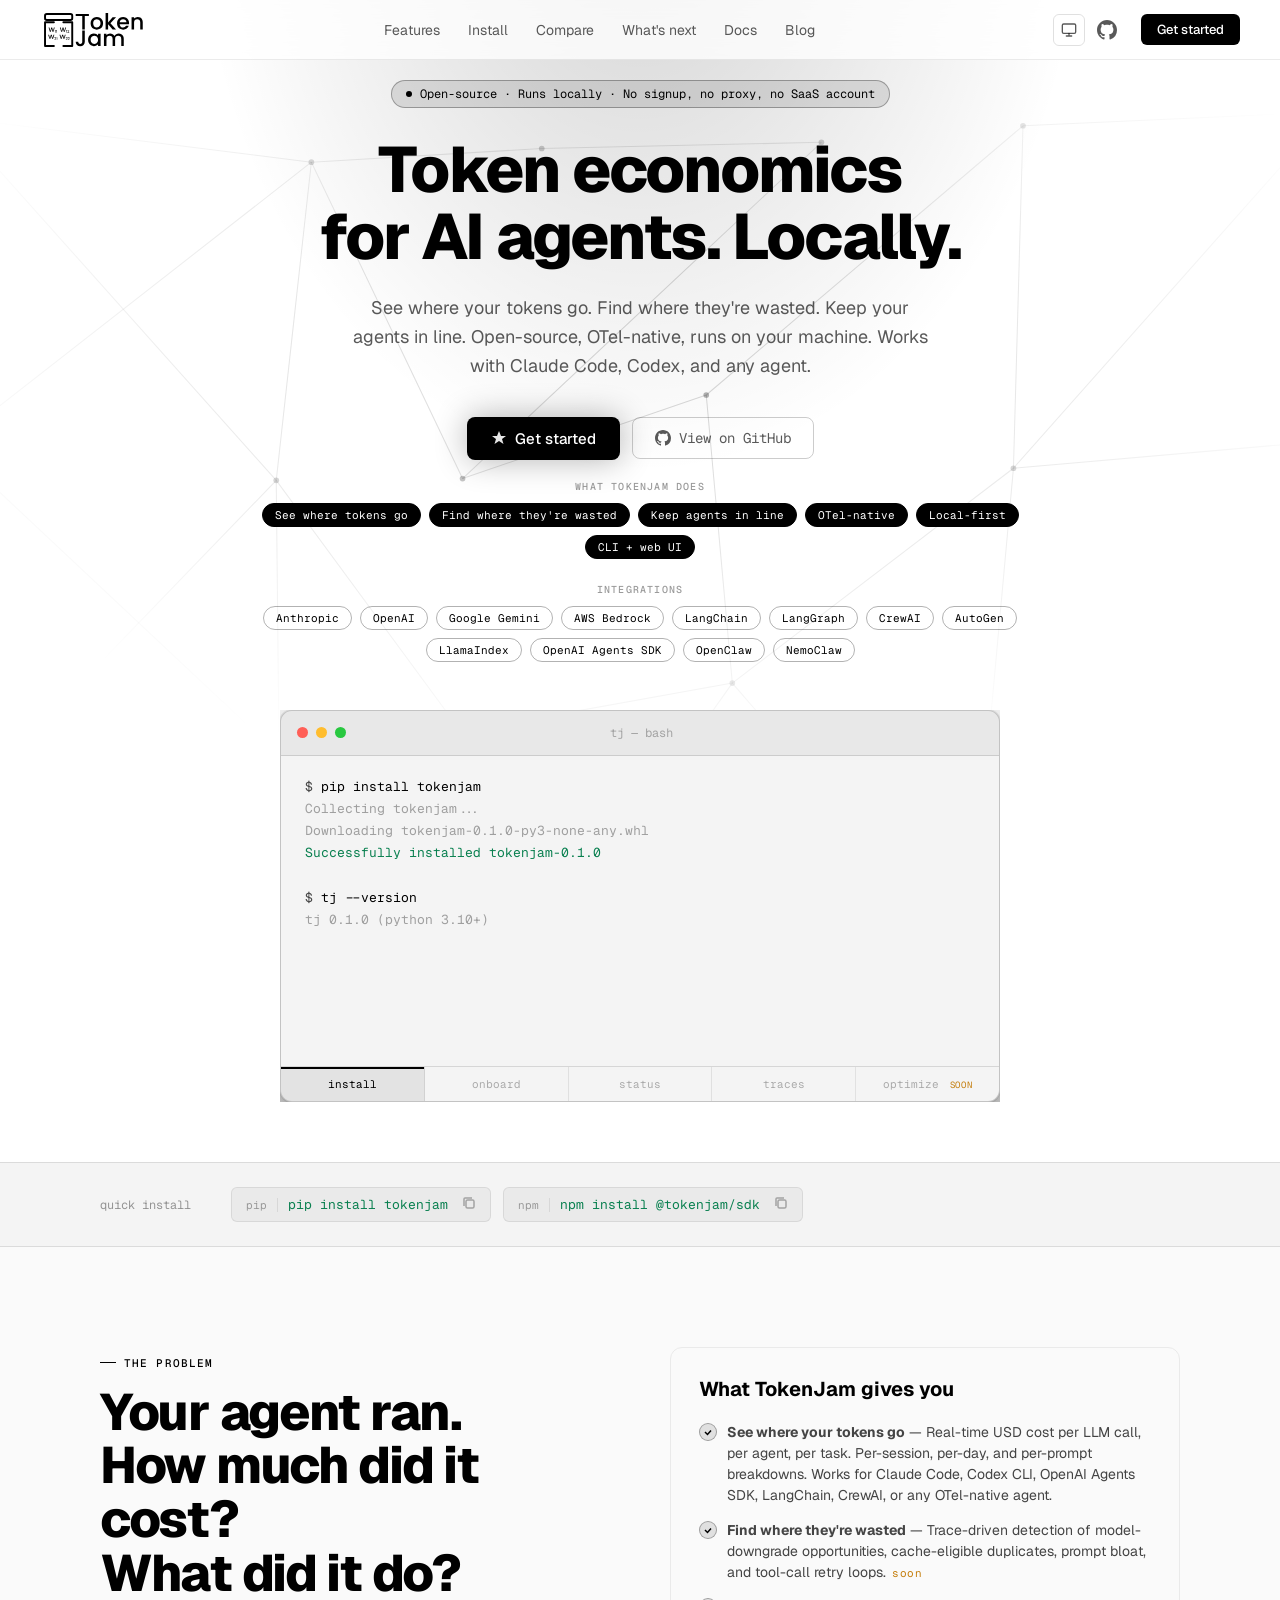
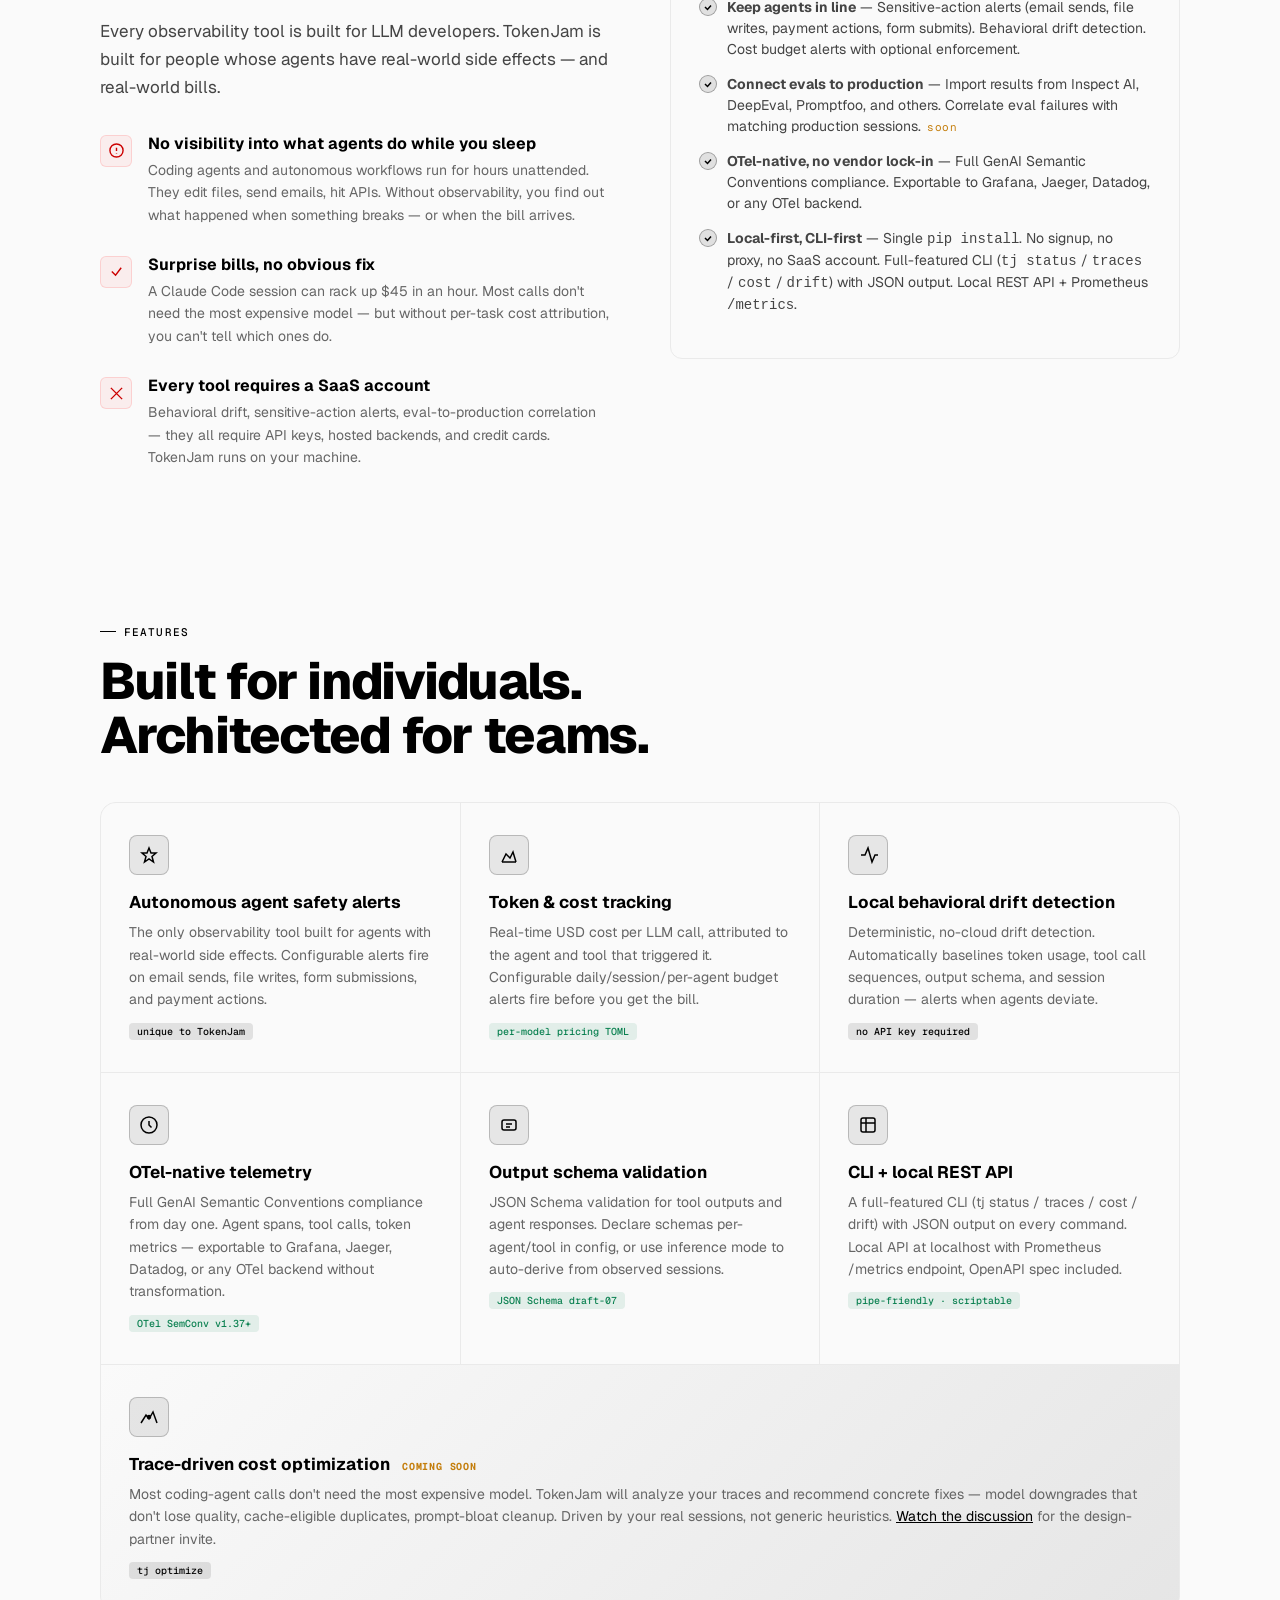
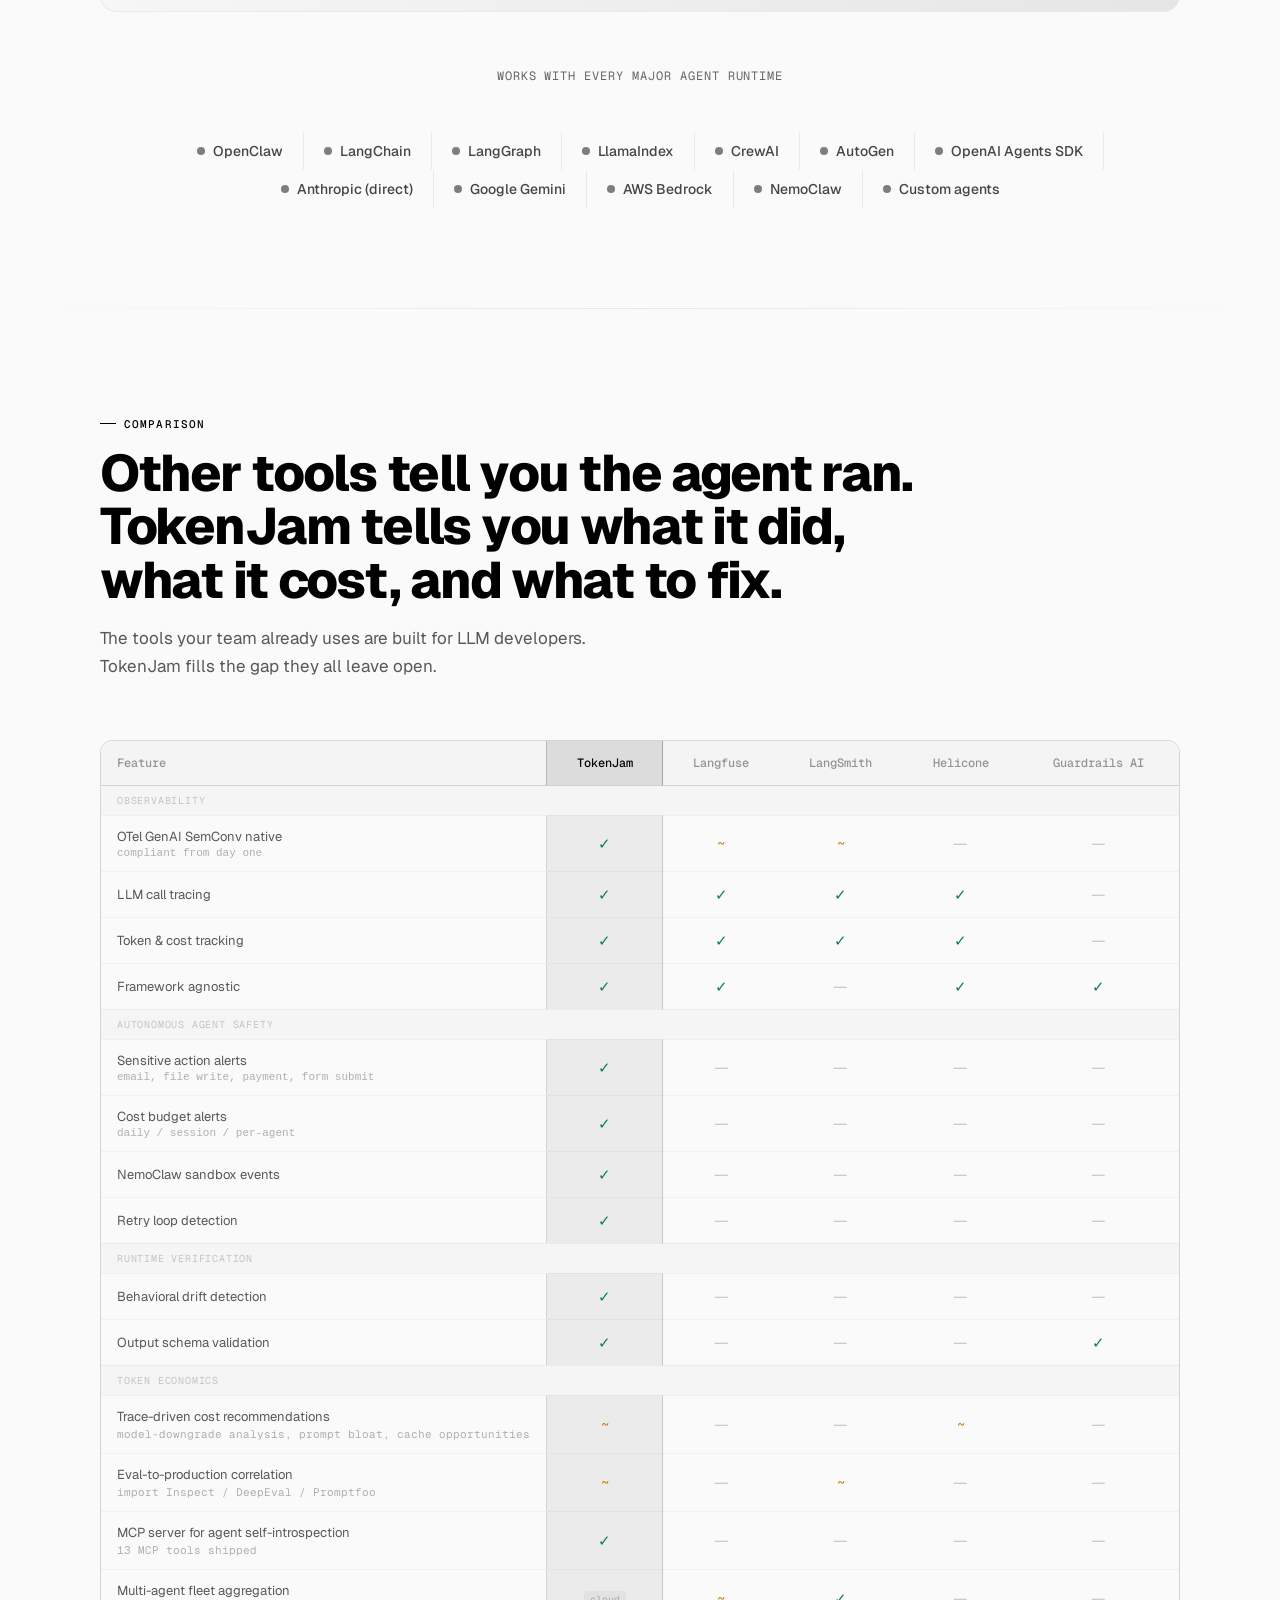
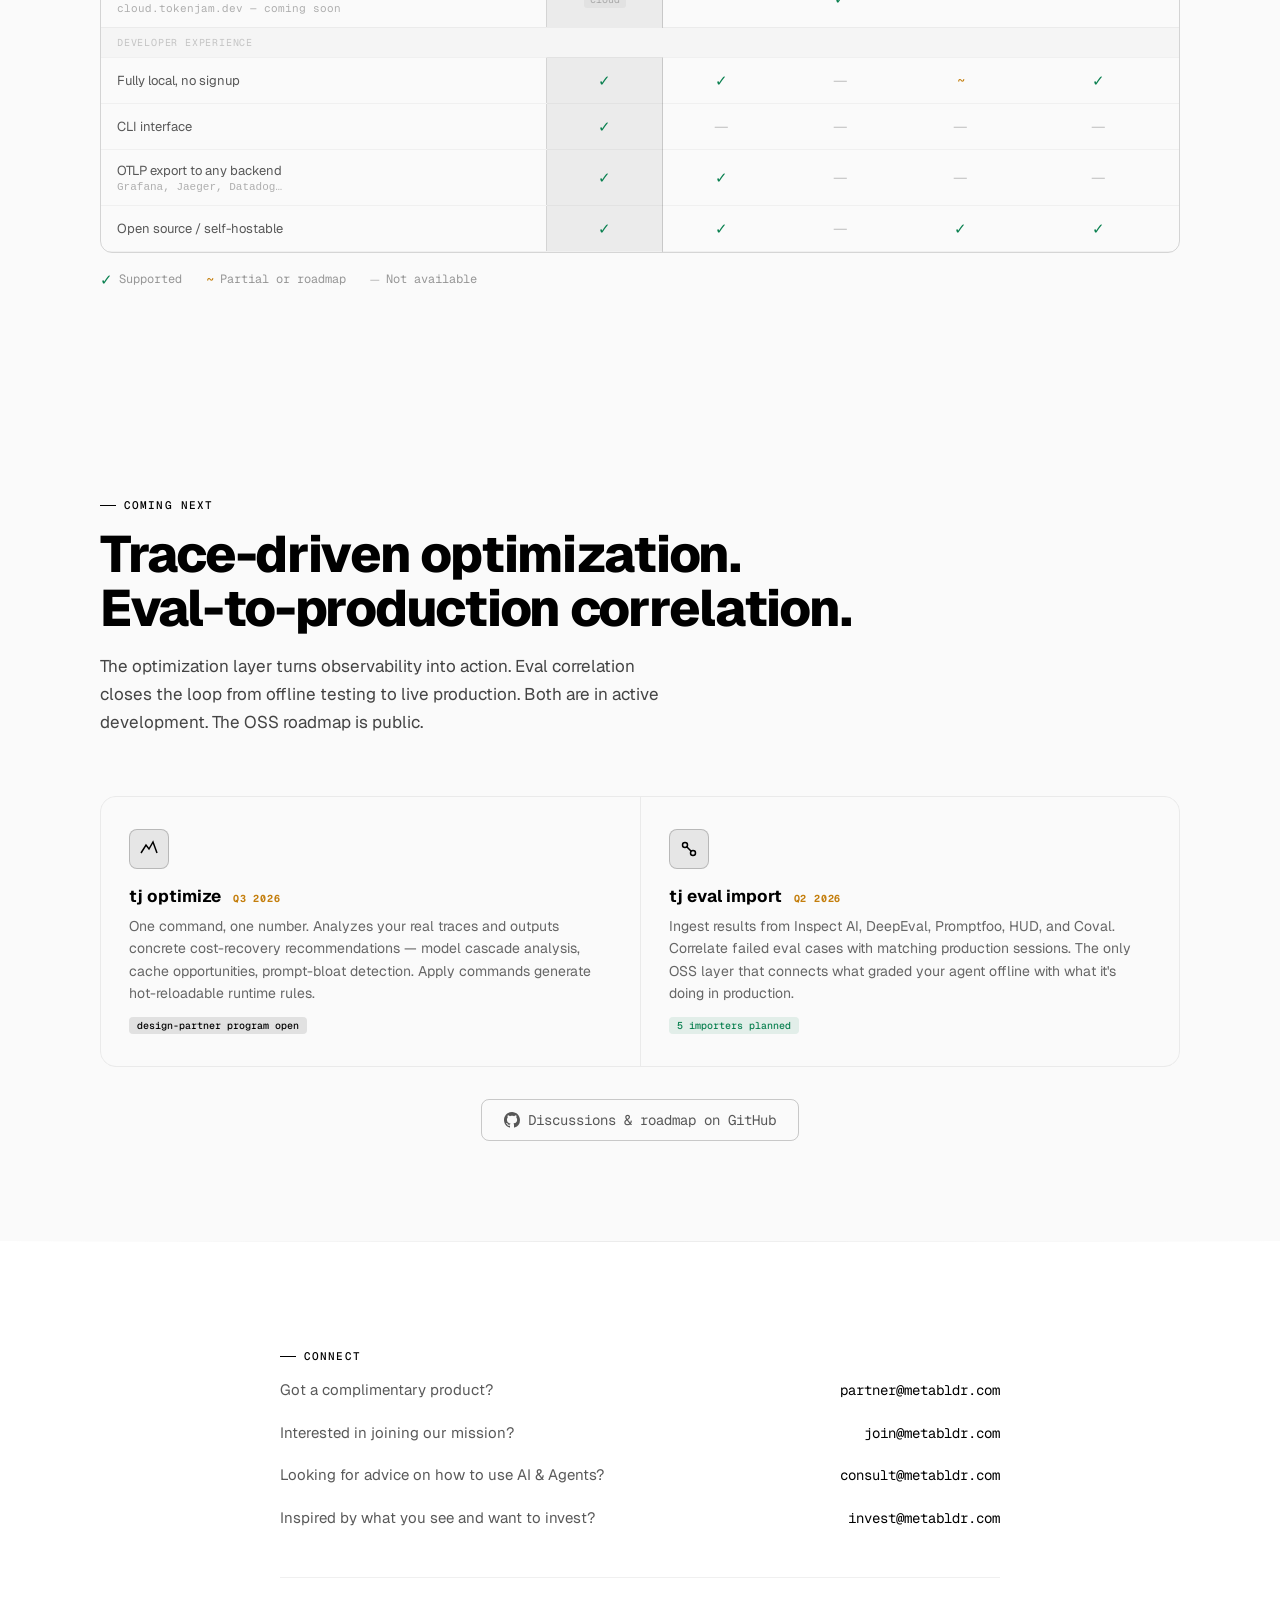
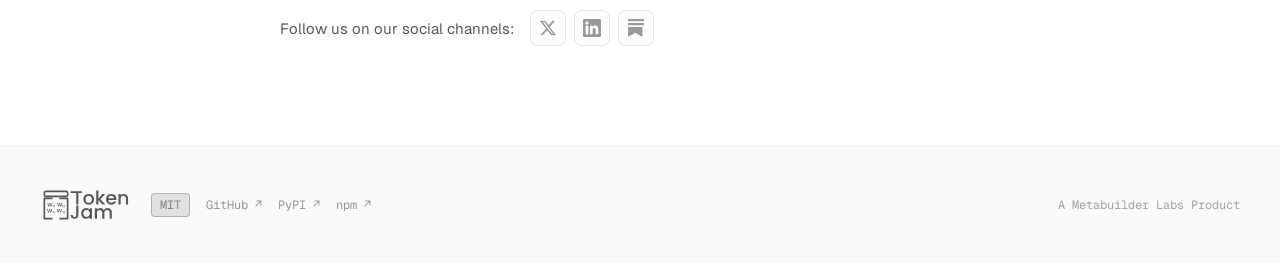
<file: public/index.html>
<!DOCTYPE html>
<html lang="en">
<head>
<meta charset="UTF-8">
<meta name="viewport" content="width=device-width, initial-scale=1.0">

<!-- Google Analytics -->
<script async src="https://www.googletagmanager.com/gtag/js?id=G-C3WCWQW0WR"></script>
<script>
  window.dataLayer = window.dataLayer || [];
  function gtag(){dataLayer.push(arguments);}
  gtag('js', new Date());
  gtag('config', 'G-C3WCWQW0WR');
</script>
<title>TokenJam — Token economics for AI agents</title>
<meta name="description" content="Open-source, local-first observability and cost control for autonomous AI agents. See where your tokens go, find where they're wasted, and keep agents in line. Works with Claude Code, Codex, and any OTel-native agent.">
<meta property="og:title" content="TokenJam — Token economics for AI agents">
<meta property="og:description" content="See where your tokens go. Find where they're wasted. Keep agents in line. Open-source, local-first.">
<meta property="og:type" content="website">
<meta property="og:url" content="https://tokenjam.dev/">
<meta property="og:image" content="https://tokenjam.dev/og-image.png">
<meta property="og:image:secure_url" content="https://tokenjam.dev/og-image.png">
<meta property="og:image:width" content="1200">
<meta property="og:image:height" content="630">
<meta property="og:image:type" content="image/png">
<meta property="og:image:alt" content="TokenJam — Token economics for AI agents">
<meta property="og:site_name" content="TokenJam">
<meta property="og:locale" content="en_US">
<meta name="twitter:card" content="summary_large_image">
<meta name="twitter:domain" content="tokenjam.dev">
<meta name="twitter:url" content="https://tokenjam.dev/">
<meta name="twitter:title" content="TokenJam — Token economics for AI agents">
<meta name="twitter:description" content="See where your tokens go. Find where they're wasted. Keep agents in line. Open-source, local-first.">
<meta name="twitter:image" content="https://tokenjam.dev/og-image.png">
<meta name="twitter:image:alt" content="TokenJam — Token economics for AI agents">
<meta name="theme-color" content="#000000">
<meta name="msapplication-TileColor" content="#000000">
<link rel="canonical" href="https://tokenjam.dev/">
<script>
  (function() {
    try {
      var pref = localStorage.getItem('tj-theme') || 'system';
      var resolved = pref === 'system'
        ? (window.matchMedia('(prefers-color-scheme: light)').matches ? 'light' : 'dark')
        : pref;
      document.documentElement.setAttribute('data-theme-pref', pref);
      if (resolved === 'light') document.documentElement.setAttribute('data-theme', 'light');
    } catch (e) {}
  })();
</script>
<link rel="icon" type="image/svg+xml" href="/favicon.svg">
<link rel="alternate icon" type="image/png" href="/favicon-32.png">
<link rel="apple-touch-icon" href="/apple-touch-icon.png">
<link rel="preconnect" href="https://fonts.googleapis.com">
<link rel="preconnect" href="https://fonts.gstatic.com" crossorigin>
<link href="https://fonts.googleapis.com/css2?family=Geist:wght@100..900&family=Geist+Mono:wght@100..900&display=swap" rel="stylesheet">
<style>
  :root {
    /* dark theme (default) — Vercel-style monochrome */
    --navy: #000;
    --navy-2: #0a0a0a;
    --navy-3: #111;
    --navy-4: #1a1a1a;
    --blue: #ededed;
    --blue-hover: #fff;
    --blue-dim: #a1a1a1;
    --blue-glow: rgba(var(--accent-rgb),0.04);
    --blue-line: rgba(var(--accent-rgb),0.08);
    --white: #ededed;
    --white-dim: rgba(237,237,237,0.65);
    --white-faint: rgba(237,237,237,0.4);
    --white-ghost: rgba(237,237,237,0.06);
    --green: #0ce490;
    --amber: #f5a623;
    --red: #ee0000;
    --text-dark: #ededed;
    --text-mid: #a1a1a1;
    --text-light: #666;
    --border-light: #1f1f1f;
    --bg-light: #0a0a0a;
    --accent-rgb: 255,255,255;
    --invert-fg: #000;
    --accent-blue: #0070f3;
    --accent-blue-rgb: 0,112,243;
    --green-rgb: 12,228,144;
    --nav-bg: rgba(0,0,0,0.72);
  }

  [data-theme="light"] {
    --navy: #fff;
    --navy-2: #fafafa;
    --navy-3: #f4f4f4;
    --navy-4: #eaeaea;
    --blue: #000;
    --blue-hover: #333;
    --blue-dim: #666;
    --blue-glow: rgba(0,0,0,0.04);
    --blue-line: rgba(0,0,0,0.08);
    --white: #000;
    --white-dim: rgba(0,0,0,0.65);
    --white-faint: rgba(0,0,0,0.4);
    --white-ghost: rgba(0,0,0,0.04);
    --green: #0a8050;
    --amber: #c47e0c;
    --red: #cc0000;
    --text-dark: #000;
    --text-mid: #444;
    --text-light: #666;
    --border-light: #eaeaea;
    --bg-light: #fafafa;
    --accent-rgb: 0,0,0;
    --invert-fg: #fff;
    --accent-blue: #0070f3;
    --accent-blue-rgb: 0,112,243;
    --green-rgb: 10,128,80;
    --nav-bg: rgba(255,255,255,0.78);
  }

  *, *::before, *::after { box-sizing: border-box; margin: 0; padding: 0; }

  html { scroll-behavior: smooth; }

  body {
    font-family: 'Geist', sans-serif;
    background: var(--navy);
    color: var(--white);
    -webkit-font-smoothing: antialiased;
    overflow-x: hidden;
  }

  /* ─── NAV ─────────────────────────────────────────── */
  nav {
    position: fixed; top: 0; left: 0; right: 0; z-index: 100;
    display: flex; align-items: center; justify-content: space-between;
    padding: 0 40px;
    height: 60px;
    background: var(--nav-bg);
    backdrop-filter: blur(16px);
    border-bottom: 1px solid var(--blue-line);
  }

  .nav-logo {
    display: flex; align-items: center;
    text-decoration: none;
    color: var(--white);
  }

  .brand-logo {
    height: 42px;
    width: auto;
    display: block;
    transition: opacity 0.15s;
  }
  .nav-logo:hover .brand-logo { opacity: 0.85; }

  .nav-links {
    display: flex; align-items: center; gap: 28px;
    list-style: none;
  }

  .nav-links a {
    font-size: 14px;
    color: var(--white-dim);
    text-decoration: none;
    font-weight: 400;
    transition: color 0.15s;
  }

  .nav-links a:hover { color: var(--white); }

  .nav-actions {
    display: flex; align-items: center; gap: 12px;
  }

  .theme-picker { position: relative; }
  .theme-toggle {
    display: inline-flex; align-items: center; justify-content: center;
    width: 32px; height: 32px;
    background: transparent;
    border: 1px solid rgba(var(--accent-rgb),0.12);
    border-radius: 6px;
    color: var(--white-dim);
    cursor: pointer;
    padding: 0;
    transition: color 0.15s, border-color 0.15s, background 0.15s;
  }
  .theme-toggle:hover {
    color: var(--white);
    border-color: rgba(var(--accent-rgb),0.25);
    background: rgba(var(--accent-rgb),0.04);
  }
  .theme-toggle .theme-icon { display: none; }
  /* Show the icon matching the current preference (set by JS via data-theme-pref on <html>) */
  :root[data-theme-pref="system"] .theme-toggle .theme-icon-system,
  :root:not([data-theme-pref]) .theme-toggle .theme-icon-system { display: block; }
  :root[data-theme-pref="light"] .theme-toggle .theme-icon-sun { display: block; }
  :root[data-theme-pref="dark"] .theme-toggle .theme-icon-moon { display: block; }

  .theme-menu {
    position: absolute; top: calc(100% + 6px); right: 0;
    min-width: 132px;
    background: var(--navy-2);
    border: 1px solid rgba(var(--accent-rgb),0.12);
    border-radius: 8px;
    padding: 4px;
    box-shadow: 0 8px 24px rgba(0,0,0,0.25);
    display: none;
    z-index: 200;
  }
  .theme-picker.open .theme-menu { display: block; }
  .theme-menu-item {
    display: flex; align-items: center; gap: 8px;
    width: 100%;
    padding: 7px 10px;
    background: transparent;
    border: none;
    border-radius: 5px;
    color: var(--white-dim);
    font-family: 'Geist', sans-serif;
    font-size: 13px;
    text-align: left;
    cursor: pointer;
    transition: color 0.12s, background 0.12s;
  }
  .theme-menu-item:hover {
    color: var(--white);
    background: rgba(var(--accent-rgb),0.06);
  }
  .theme-menu-item[aria-current="true"] {
    color: var(--white);
    background: rgba(var(--accent-rgb),0.06);
  }
  .theme-menu-item svg { flex-shrink: 0; }

  .btn-ghost {
    display: flex; align-items: center; gap: 6px;
    font-family: 'Geist Mono', monospace;
    font-size: 13px;
    color: var(--white-dim);
    text-decoration: none;
    padding: 6px 12px;
    border: 1px solid rgba(var(--accent-rgb),0.15);
    border-radius: 6px;
    transition: all 0.15s;
  }

  .btn-ghost:hover { color: var(--white); border-color: rgba(var(--accent-rgb),0.35); }

  .btn-ghost svg { width: 15px; height: 15px; }

  .star-count {
    font-family: 'Geist Mono', monospace;
    font-size: 12px;
    color: var(--amber);
    opacity: 0.9;
  }

  .btn-primary {
    font-family: 'Geist', sans-serif;
    font-size: 13px;
    font-weight: 500;
    color: var(--navy);
    background: var(--blue);
    padding: 7px 16px;
    border: none;
    border-radius: 6px;
    cursor: pointer;
    text-decoration: none;
    transition: background 0.15s, transform 0.1s;
  }

  .btn-primary:hover { background: var(--blue-hover); }
  .btn-primary:active { transform: scale(0.98); }

  /* ─── HERO ────────────────────────────────────────── */
  .hero {
    position: relative;
    min-height: 100vh;
    display: flex;
    flex-direction: column;
    align-items: center;
    justify-content: center;
    padding: 80px 40px 60px;
    overflow: hidden;
  }

  .hero-network {
    position: absolute; inset: 0;
    width: 100%; height: 100%;
    pointer-events: none;
    color: rgba(var(--accent-rgb),0.3);
    mask-image: radial-gradient(ellipse 70% 45% at 50% 30%, black 15%, transparent 85%);
    -webkit-mask-image: radial-gradient(ellipse 70% 45% at 50% 30%, black 15%, transparent 85%);
  }
  .hero-network .edge {
    stroke: currentColor;
    stroke-width: 0.8;
    opacity: 0.5;
  }
  .hero-network .node {
    fill: currentColor;
  }
  .hero-network .node-pulse {
    animation: nodepulse 3.6s ease-in-out infinite;
    transform-origin: center;
            transform-box: fill-box;
  }
  .hero-network .node-pulse-2 { animation-delay: 1.2s; }
  .hero-network .node-pulse-3 { animation-delay: 2.4s; }
  @keyframes nodepulse {
    0%, 100% { opacity: 0.5; transform: scale(1); }
    50% { opacity: 1; transform: scale(1.6); }
  }

  .hero-glow {
    position: absolute;
    top: -120px; left: 50%; transform: translateX(-50%);
    width: 900px; height: 600px;
    background: radial-gradient(ellipse at 50% 0%, rgba(var(--accent-rgb),0.18) 0%, transparent 70%);
    pointer-events: none;
  }

  .hero-inner {
    position: relative;
    text-align: center;
    max-width: 820px;
  }

  .hero-badge {
    display: inline-flex; align-items: center; gap: 8px;
    font-family: 'Geist Mono', monospace;
    font-size: 12px;
    color: var(--blue);
    background: rgba(var(--accent-rgb),0.1);
    border: 1px solid rgba(var(--accent-rgb),0.3);
    border-radius: 20px;
    padding: 5px 14px;
    margin-bottom: 28px;
    animation: fadeUp 0.6s ease both;
  }

  .hero-badge-dot {
    width: 6px; height: 6px;
    background: var(--blue);
    border-radius: 50%;
    animation: pulse 2s ease infinite;
  }

  @keyframes pulse {
    0%, 100% { opacity: 1; transform: scale(1); }
    50% { opacity: 0.5; transform: scale(0.75); }
  }

  .hero-title {
    font-family: 'Geist', sans-serif;
    font-size: clamp(36px, 5vw, 64px);
    font-weight: 800;
    line-height: 1.05;
    letter-spacing: -0.03em;
    color: var(--white);
    margin-bottom: 24px;
    animation: fadeUp 0.6s ease 0.1s both;
  }

  .hero-title-accent { color: var(--blue); }

  .hero-subtitle {
    font-size: 18px;
    font-weight: 400;
    line-height: 1.6;
    color: var(--white-dim);
    max-width: 580px;
    margin: 0 auto 36px;
    animation: fadeUp 0.6s ease 0.2s both;
  }

  .hero-ctas {
    display: flex; align-items: center; justify-content: center; gap: 12px;
    margin-bottom: 20px;
    flex-wrap: wrap;
    animation: fadeUp 0.6s ease 0.3s both;
  }

  .cta-primary {
    display: inline-flex; align-items: center; gap: 8px;
    font-family: 'Geist', sans-serif;
    font-size: 15px;
    font-weight: 500;
    color: var(--navy);
    background: var(--blue);
    padding: 12px 24px;
    border: none;
    border-radius: 8px;
    cursor: pointer;
    text-decoration: none;
    transition: all 0.15s;
    box-shadow: 0 0 32px rgba(var(--accent-rgb),0.3);
  }

  .cta-primary:hover {
    background: var(--blue-hover);
    box-shadow: 0 0 48px rgba(var(--accent-rgb),0.5);
    transform: translateY(-1px);
  }

  .cta-secondary {
    display: inline-flex; align-items: center; gap: 8px;
    font-family: 'Geist Mono', monospace;
    font-size: 14px;
    font-weight: 400;
    color: var(--white-dim);
    padding: 11px 22px;
    border: 1px solid rgba(var(--accent-rgb),0.2);
    border-radius: 8px;
    text-decoration: none;
    transition: all 0.15s;
  }

  .cta-secondary:hover {
    color: var(--white);
    border-color: rgba(var(--accent-rgb),0.4);
    background: var(--white-ghost);
  }

  .cta-secondary svg { width: 16px; height: 16px; }

  /* ─── HERO INTEGRATIONS ──────────────────────────── */
  .hero-strip-label {
    font-family: 'Geist Mono', monospace;
    font-size: 10px;
    font-weight: 500;
    letter-spacing: 0.12em;
    color: var(--white-faint);
    text-align: center;
    margin-bottom: 10px;
    animation: fadeUp 0.6s ease 0.38s both;
  }

  .hero-integrations {
    display: flex; align-items: center; justify-content: center;
    gap: 8px;
    flex-wrap: wrap;
    margin-bottom: 48px;
    animation: fadeUp 0.6s ease 0.4s both;
  }

  .hero-integration-pill {
    font-family: 'Geist Mono', monospace;
    font-size: 11px;
    color: var(--blue);
    padding: 4px 12px;
    border: 1px solid rgba(var(--accent-rgb),0.3);
    border-radius: 20px;
    transition: color 0.15s, border-color 0.15s, background 0.15s;
  }

  .hero-integration-pill:hover {
    color: var(--blue-hover);
    border-color: rgba(var(--accent-rgb),0.5);
  }

  .hero-feature-pill {
    color: var(--invert-fg);
    background: var(--blue);
    border-color: var(--blue);
  }

  .hero-feature-pill:hover {
    color: var(--invert-fg);
    background: var(--blue-hover);
    border-color: var(--blue-hover);
  }

  /* ─── TERMINAL ────────────────────────────────────── */
  .terminal-wrap {
    width: 100%;
    max-width: 720px;
    margin: 0 auto;
    overflow: hidden;
    animation: fadeUp 0.6s ease 0.45s both;
  }

  .terminal {
    background: var(--navy-3);
    border: 1px solid rgba(var(--accent-rgb),0.2);
    border-radius: 12px;
    overflow: hidden;
    max-width: 100%;
    box-shadow:
      0 0 0 1px rgba(var(--accent-rgb),0.08),
      0 40px 80px rgba(0,0,0,0.6),
      0 0 80px rgba(var(--accent-rgb),0.1);
    font-family: 'Geist Mono', monospace;
    font-size: 13px;
    line-height: 1.7;
  }

  .terminal-titlebar {
    display: flex; align-items: center; gap: 8px;
    padding: 12px 16px;
    background: rgba(var(--accent-rgb),0.05);
    border-bottom: 1px solid rgba(var(--accent-rgb),0.12);
  }

  .dot { width: 11px; height: 11px; border-radius: 50%; }
  .dot-r { background: #ff5f57; }
  .dot-y { background: #ffbd2e; }
  .dot-g { background: #28c840; }

  .terminal-title {
    flex: 1; text-align: center;
    font-size: 12px;
    color: rgba(var(--accent-rgb),0.3);
    margin-left: -55px;
  }

  .terminal-body {
    padding: 20px 24px;
    height: 310px;
    overflow: hidden;
    text-align: left;
    max-width: 100%;
    overflow-wrap: anywhere;
    word-break: break-word;
  }

  .tline { display: block; }
  .tline-hidden { opacity: 0; }

  .t-prompt { color: rgba(var(--accent-rgb),0.7); }
  .t-cmd { color: var(--white); }
  .t-pkg { color: var(--green); }
  .t-success { color: var(--green); }
  .t-warn { color: var(--amber); }
  .t-dim { color: rgba(var(--accent-rgb),0.35); }
  .t-blue { color: var(--blue); }
  .t-key { color: var(--blue-dim); }
  .t-val { color: var(--white-dim); }
  .t-label { color: rgba(var(--accent-rgb),0.5); font-size: 11px; }

  .cursor {
    display: inline-block;
    width: 7px; height: 13px;
    background: var(--blue);
    vertical-align: middle;
    margin-left: 1px;
    animation: blink 1s step-end infinite;
  }

  @keyframes blink { 0%, 100% { opacity: 1; } 50% { opacity: 0; } }

  .step-tabs {
    display: flex;
    border-top: 1px solid rgba(var(--accent-rgb),0.12);
  }

  .step-tab {
    flex: 1;
    min-width: 0;
    padding: 10px 4px;
    text-align: center;
    font-family: 'Geist Mono', monospace;
    font-size: 11px;
    color: rgba(var(--accent-rgb),0.3);
    border: none;
    background: none;
    cursor: pointer;
    border-right: 1px solid rgba(var(--accent-rgb),0.08);
    transition: all 0.2s;
    position: relative;
    white-space: nowrap;
    overflow: hidden;
    text-overflow: ellipsis;
  }

  .step-tab:last-child { border-right: none; }

  .step-tab.active {
    color: var(--blue);
    background: rgba(var(--accent-rgb),0.07);
  }

  .step-tab.active::after {
    content: '';
    position: absolute;
    top: 0; left: 0; right: 0;
    height: 2px;
    background: var(--blue);
  }

  .step-tab.done { color: var(--green); }
  .step-tab.done::before { content: '✓ '; }

  /* ─── FEATURES ────────────────────────────────────── */
  .section-light {
    background: var(--bg-light);
    color: var(--text-dark);
    padding: 100px 40px;
  }

  .section-dark {
    background: var(--navy-2);
    color: var(--white);
    padding: 100px 40px;
    position: relative;
  }

  .section-dark::before {
    content: '';
    position: absolute; top: 0; left: 0; right: 0;
    height: 1px;
    background: linear-gradient(90deg, transparent, var(--blue-line), transparent);
  }

  .container {
    max-width: 1080px;
    margin: 0 auto;
  }

  .section-label {
    display: inline-flex; align-items: center; gap: 8px;
    font-family: 'Geist Mono', monospace;
    font-size: 11px;
    font-weight: 500;
    letter-spacing: 0.1em;
    text-transform: uppercase;
    color: var(--blue);
    margin-bottom: 16px;
  }

  .section-label::before {
    content: '';
    display: block;
    width: 16px; height: 1px;
    background: var(--blue);
  }

  h2 {
    font-family: 'Geist', sans-serif;
    font-size: clamp(32px, 4vw, 52px);
    font-weight: 800;
    line-height: 1.05;
    letter-spacing: -0.025em;
    margin-bottom: 16px;
  }

  .section-light h2 { color: var(--text-dark); }
  .section-dark h2 { color: var(--white); }

  .section-desc {
    font-size: 17px;
    line-height: 1.65;
    max-width: 560px;
    margin-bottom: 60px;
  }

  .section-light .section-desc { color: var(--text-mid); }
  .section-dark .section-desc { color: var(--white-dim); }

  /* Features grid */
  .features-grid {
    display: grid;
    grid-template-columns: repeat(3, 1fr);
    gap: 1px;
    background: var(--border-light);
    border: 1px solid var(--border-light);
    border-radius: 16px;
    overflow: hidden;
  }

  .feature-card {
    background: var(--bg-light);
    padding: 32px 28px;
    transition: background 0.15s;
  }

  .feature-card:hover { background: var(--bg-light); }

  .feature-icon {
    width: 40px; height: 40px;
    border-radius: 8px;
    background: rgba(var(--accent-rgb),0.08);
    border: 1px solid rgba(var(--accent-rgb),0.2);
    display: flex; align-items: center; justify-content: center;
    margin-bottom: 16px;
  }

  .feature-icon svg { width: 20px; height: 20px; color: var(--blue); }

  .feature-title {
    font-family: 'Geist', sans-serif;
    font-size: 17px;
    font-weight: 700;
    color: var(--text-dark);
    margin-bottom: 8px;
  }

  .feature-desc {
    font-size: 14px;
    line-height: 1.6;
    color: var(--text-light);
  }

  .feature-badge {
    display: inline-block;
    font-family: 'Geist Mono', monospace;
    font-size: 10px;
    font-weight: 500;
    padding: 2px 8px;
    border-radius: 4px;
    margin-top: 12px;
  }

  .badge-new { background: rgba(var(--accent-rgb),0.1); color: var(--blue); }
  .badge-oss { background: rgba(var(--green-rgb),0.1); color: var(--green); }

  /* ─── INSTALL STRIP ───────────────────────────────── */
  .install-strip {
    background: var(--navy-3);
    padding: 24px 40px;
    border-top: 1px solid rgba(var(--accent-rgb),0.1);
    border-bottom: 1px solid rgba(var(--accent-rgb),0.1);
  }

  .install-strip-inner {
    max-width: 1080px;
    margin: 0 auto;
    display: flex;
    align-items: center;
    gap: 40px;
    flex-wrap: wrap;
  }

  .install-label {
    font-family: 'Geist Mono', monospace;
    font-size: 12px;
    color: var(--white-faint);
    flex-shrink: 0;
  }

  .install-cmds {
    display: flex; gap: 12px; flex-wrap: wrap; flex: 1;
  }

  .install-cmd {
    display: flex; align-items: center; gap: 10px;
    font-family: 'Geist Mono', monospace;
    font-size: 13px;
    color: var(--white);
    background: rgba(var(--accent-rgb),0.04);
    border: 1px solid rgba(var(--accent-rgb),0.08);
    border-radius: 6px;
    padding: 8px 14px;
  }

  .install-cmd-lang {
    font-size: 11px;
    color: rgba(var(--accent-rgb),0.35);
    border-right: 1px solid rgba(var(--accent-rgb),0.08);
    padding-right: 10px;
  }

  .install-cmd-code { color: var(--green); }

  .copy-btn {
    background: none; border: none; cursor: pointer; padding: 0; margin-left: 4px;
    color: rgba(var(--accent-rgb),0.3); transition: color 0.15s;
  }
  .copy-btn:hover { color: var(--white-dim); }
  .copy-btn svg { width: 14px; height: 14px; }

  /* ─── COMPARISON TABLE ────────────────────────────── */
  .comp-table-wrap {
    overflow-x: auto;
    border-radius: 12px;
    border: 1px solid rgba(var(--accent-rgb),0.15);
  }

  .comp-table {
    width: 100%;
    border-collapse: collapse;
    font-size: 13.5px;
  }

  .comp-table thead tr {
    border-bottom: 1px solid rgba(var(--accent-rgb),0.15);
  }

  .comp-table th {
    padding: 14px 16px;
    font-family: 'Geist Mono', monospace;
    font-size: 12px;
    font-weight: 500;
    text-align: center;
    color: var(--white-faint);
    background: var(--navy-3);
    white-space: nowrap;
  }

  .comp-table th:first-child { text-align: left; }

  .comp-table th.tj-col {
    color: var(--blue);
    background: rgba(var(--accent-rgb),0.12);
    border-left: 1px solid rgba(var(--accent-rgb),0.25);
    border-right: 1px solid rgba(var(--accent-rgb),0.25);
  }

  .comp-table td {
    padding: 12px 16px;
    text-align: center;
    border-bottom: 1px solid rgba(var(--accent-rgb),0.04);
    color: rgba(var(--accent-rgb),0.35);
    white-space: nowrap;
  }

  .comp-table td:first-child {
    text-align: left;
    color: var(--white-dim);
    font-size: 13px;
  }

  .comp-table td.tj-col {
    background: rgba(var(--accent-rgb),0.06);
    border-left: 1px solid rgba(var(--accent-rgb),0.15);
    border-right: 1px solid rgba(var(--accent-rgb),0.15);
  }

  .comp-table tr.section-row td {
    font-family: 'Geist Mono', monospace;
    font-size: 10px;
    letter-spacing: 0.08em;
    text-transform: uppercase;
    color: rgba(var(--accent-rgb),0.2);
    background: rgba(var(--accent-rgb),0.02);
    padding: 8px 16px;
    border-bottom: 1px solid rgba(var(--accent-rgb),0.04);
  }

  .comp-table tr.section-row td.tj-col {
    background: rgba(var(--accent-rgb),0.05);
  }

  .comp-table td.feat-name {
    font-size: 13px;
  }

  .comp-table td.feat-sub {
    font-size: 11px;
    color: rgba(var(--accent-rgb),0.3);
    font-family: 'Geist Mono', monospace;
    display: block;
    margin-top: 2px;
  }

  .yes { color: var(--green); font-size: 15px; }
  .partial { color: var(--amber); font-size: 14px; font-family: 'Geist Mono', monospace; }
  .no { color: rgba(var(--accent-rgb),0.2); font-size: 16px; }
  .cloud-only {
    font-family: 'Geist Mono', monospace;
    font-size: 10px;
    color: rgba(var(--accent-rgb),0.25);
    background: rgba(var(--accent-rgb),0.04);
    border-radius: 3px;
    padding: 2px 6px;
  }

  .comp-legend {
    display: flex; gap: 24px; align-items: center;
    font-family: 'Geist Mono', monospace;
    font-size: 12px;
    color: var(--white-faint);
    margin-top: 16px;
    flex-wrap: wrap;
  }

  .comp-legend span { display: flex; align-items: center; gap: 6px; }

  /* ─── INTEGRATIONS ────────────────────────────────── */
  .integrations-row {
    display: flex; align-items: center; justify-content: center;
    gap: 0;
    flex-wrap: wrap;
    margin-top: 48px;
  }

  .integration-pill {
    display: flex; align-items: center; gap: 8px;
    padding: 10px 20px;
    border-right: 1px solid var(--border-light);
    font-size: 14px;
    font-weight: 500;
    color: var(--text-mid);
    transition: color 0.15s;
  }

  .integration-pill:last-child { border-right: none; }
  .integration-pill:hover { color: var(--text-dark); }

  .integration-dot {
    width: 8px; height: 8px;
    border-radius: 50%;
    background: var(--blue);
    opacity: 0.5;
    flex-shrink: 0;
  }

  /* ─── CONNECT ─────────────────────────────────────── */
  .connect-section {
    background: var(--navy);
    padding: 100px 40px;
    position: relative;
    overflow: hidden;
  }

  .connect-section::before {
    content: '';
    position: absolute; top: 0; left: 0; right: 0;
    height: 1px;
    background: linear-gradient(90deg, transparent, var(--blue-line), transparent);
  }

  .connect-inner {
    position: relative;
    max-width: 720px;
    margin: 0 auto;
  }

  .connect-rows {
    display: flex;
    flex-direction: column;
    gap: 20px;
    margin-bottom: 48px;
  }

  .connect-row {
    display: flex;
    align-items: baseline;
    justify-content: space-between;
    gap: 16px;
    flex-wrap: wrap;
  }

  .connect-desc {
    font-size: 15px;
    color: var(--white-dim);
    line-height: 1.5;
  }

  .connect-email {
    font-family: 'Geist Mono', monospace;
    font-size: 14px;
    color: var(--blue);
    text-decoration: none;
    transition: color 0.15s;
    flex-shrink: 0;
  }

  .connect-email:hover { color: var(--blue-hover); }

  .connect-social {
    display: flex;
    align-items: center;
    gap: 8px;
    padding-top: 32px;
    border-top: 1px solid rgba(var(--accent-rgb),0.06);
  }

  .connect-social-label {
    font-size: 15px;
    color: var(--white-dim);
    margin-right: 8px;
  }

  .connect-social a {
    display: inline-flex;
    align-items: center;
    justify-content: center;
    width: 36px; height: 36px;
    border-radius: 8px;
    border: 1px solid rgba(var(--accent-rgb),0.1);
    color: var(--white-faint);
    transition: color 0.15s, border-color 0.15s;
  }

  .connect-social a:hover {
    color: var(--blue);
    border-color: var(--blue-line);
  }

  .connect-social a svg { width: 18px; height: 18px; }

  /* ─── FOOTER ──────────────────────────────────────── */
  footer {
    background: var(--navy-2);
    border-top: 1px solid rgba(var(--accent-rgb),0.05);
    padding: 40px;
    display: flex;
    align-items: center;
    justify-content: space-between;
    flex-wrap: wrap;
    gap: 20px;
  }

  .footer-left {
    display: flex; align-items: center; gap: 20px;
  }

  .footer-logo {
    height: 36px;
    width: auto;
    display: block;
    color: var(--white-dim);
  }

  .footer-meta {
    display: flex; align-items: center; gap: 16px;
    flex-wrap: wrap;
  }

  .footer-meta a, .footer-meta span {
    font-family: 'Geist Mono', monospace;
    font-size: 12px;
    color: var(--white-faint);
    text-decoration: none;
    transition: color 0.15s;
  }

  .footer-meta a:hover { color: var(--white-dim); }

  .license-badge {
    font-family: 'Geist Mono', monospace;
    font-size: 11px;
    padding: 3px 8px;
    border-radius: 4px;
    background: rgba(var(--accent-rgb),0.1);
    border: 1px solid rgba(var(--accent-rgb),0.2);
    color: var(--blue);
  }

  .footer-right {
    display: flex; align-items: center; gap: 16px;
  }

  .footer-right a {
    font-family: 'Geist Mono', monospace;
    font-size: 12px;
    color: var(--white-faint);
    text-decoration: none;
    transition: color 0.15s;
  }

  .footer-right a:hover { color: var(--white-dim); }

  /* ─── ANIMATIONS ──────────────────────────────────── */
  @keyframes fadeUp {
    from { opacity: 0; transform: translateY(16px); }
    to { opacity: 1; transform: translateY(0); }
  }

  @keyframes typeIn {
    from { width: 0; }
    to { width: 100%; }
  }

  .tline-animate {
    overflow: hidden;
    white-space: nowrap;
    animation: typeIn 0.4s steps(40) forwards;
  }

  /* ─── PROBLEM SECTION ─────────────────────────────── */
  .problem-grid {
    display: grid;
    grid-template-columns: 1fr 1fr;
    gap: 60px;
    align-items: start;
  }

  .problem-point {
    display: flex; gap: 16px;
    margin-bottom: 28px;
  }

  .problem-icon {
    width: 32px; height: 32px; flex-shrink: 0;
    border-radius: 6px;
    background: rgba(255,91,91,0.08);
    border: 1px solid rgba(255,91,91,0.2);
    display: flex; align-items: center; justify-content: center;
    margin-top: 2px;
  }

  .problem-icon svg { width: 15px; height: 15px; color: var(--red); }

  .problem-text h4 {
    font-family: 'Geist', sans-serif;
    font-size: 16px;
    font-weight: 700;
    color: var(--text-dark);
    margin-bottom: 5px;
  }

  .problem-text p {
    font-size: 14px;
    line-height: 1.6;
    color: var(--text-light);
  }

  .solution-panel {
    background: var(--bg-light);
    border: 1px solid var(--border-light);
    border-radius: 12px;
    padding: 28px;
  }

  .solution-panel h3 {
    font-family: 'Geist', sans-serif;
    font-size: 20px;
    font-weight: 700;
    color: var(--text-dark);
    margin-bottom: 20px;
  }

  .solution-item {
    display: flex; align-items: flex-start; gap: 10px;
    margin-bottom: 14px;
    font-size: 14px;
    line-height: 1.5;
    color: var(--text-mid);
  }

  .solution-item-check {
    width: 18px; height: 18px; flex-shrink: 0;
    border-radius: 50%;
    background: rgba(var(--accent-rgb),0.1);
    border: 1px solid rgba(var(--accent-rgb),0.3);
    display: flex; align-items: center; justify-content: center;
    margin-top: 1px;
  }

  .solution-item-check svg { width: 10px; height: 10px; color: var(--blue); }

  /* Responsive */
  @media (max-width: 768px) {
    nav { padding: 0 16px; }
    .nav-links { display: flex; gap: 16px; font-size: 13px; }
    .nav-actions { display: none; }
    .hero { padding: 90px 20px 60px; }
    .section-light, .section-dark { padding: 70px 20px; }
    .features-grid { grid-template-columns: 1fr; }
    .problem-grid { grid-template-columns: 1fr; }
    .install-strip { padding: 20px; }
    footer { padding: 24px 20px; flex-direction: column; align-items: flex-start; }
    .connect-row { flex-direction: column; gap: 4px; }
    .connect-social { flex-wrap: wrap; }
    .terminal { font-size: 11px; }
    .terminal-body { padding: 14px 14px; height: 280px; }
    .step-tab { font-size: 10px; padding: 9px 2px; letter-spacing: 0; }
  }
</style>
</head>
<body>

<!-- NAV -->
<nav>
  <a href="/" class="nav-logo" aria-label="TokenJam">
    <svg class="brand-logo" viewBox="57 27 360 142" fill="none" stroke="currentColor" stroke-width="6.5" stroke-linecap="round" stroke-linejoin="round" xmlns="http://www.w3.org/2000/svg" role="img" aria-label="TokenJam">
      <title>TokenJam</title>
      <rect x="74" y="44" width="92" height="20" rx="6" ry="6" />
      <path d="M 104 72 L 74 72 L 74 152 L 104 152" />
      <path d="M 136 72 L 166 72 L 166 152 L 136 152" />
      <g fill="currentColor" stroke="none" fill-rule="evenodd">
        <path transform="translate(85.68,104)" d="M21.19,-14.32 L16.75,-0.00 L13.63,-0.00 L10.74,-10.58 L7.85,-0.00 L4.73,-0.00 L0.26,-14.32 L3.27,-14.32 L6.26,-2.81 L9.31,-14.32 L12.40,-14.32 L15.32,-2.86 L18.28,-14.32 L21.19,-14.32 Z" />
        <path transform="translate(106.83,107)" d="M0.54,-7.50 L0.54,-8.75 L3.04,-8.75 L3.04,-0.00 L1.66,-0.00 L1.66,-7.50 L0.54,-7.50 Z M4.74,-7.50 L4.74,-8.75 L7.24,-8.75 L7.24,-0.00 L5.86,-0.00 L5.86,-7.50 L4.74,-7.50 Z" />
        <path transform="translate(123.97,104)" d="M21.19,-14.32 L16.75,-0.00 L13.63,-0.00 L10.74,-10.58 L7.85,-0.00 L4.73,-0.00 L0.26,-14.32 L3.27,-14.32 L6.26,-2.81 L9.31,-14.32 L12.40,-14.32 L15.32,-2.86 L18.28,-14.32 L21.19,-14.32 Z" />
        <path transform="translate(145.12,107)" d="M0.54,-7.50 L0.54,-8.75 L3.04,-8.75 L3.04,-0.00 L1.66,-0.00 L1.66,-7.50 L0.54,-7.50 Z M5.68,-1.86 Q6.83,-2.86 7.49,-3.50 Q8.16,-4.14 8.60,-4.84 Q9.05,-5.53 9.05,-6.23 Q9.05,-6.95 8.71,-7.36 Q8.36,-7.76 7.63,-7.76 Q6.92,-7.76 6.53,-7.31 Q6.14,-6.86 6.12,-6.11 L4.80,-6.11 Q4.84,-7.48 5.62,-8.20 Q6.41,-8.93 7.62,-8.93 Q8.93,-8.93 9.67,-8.21 Q10.40,-7.49 10.40,-6.29 Q10.40,-5.42 9.97,-4.63 Q9.53,-3.83 8.92,-3.20 Q8.32,-2.57 7.38,-1.74 L6.84,-1.26 L10.64,-1.26 L10.64,-0.12 L4.81,-0.12 L4.81,-1.12 L5.68,-1.86 Z" />
        <path transform="translate(84.35,128)" d="M21.19,-14.32 L16.75,-0.00 L13.63,-0.00 L10.74,-10.58 L7.85,-0.00 L4.73,-0.00 L0.26,-14.32 L3.27,-14.32 L6.26,-2.81 L9.31,-14.32 L12.40,-14.32 L15.32,-2.86 L18.28,-14.32 L21.19,-14.32 Z" />
        <path transform="translate(105.44,131)" d="M1.48,-1.86 Q2.63,-2.86 3.29,-3.50 Q3.96,-4.14 4.40,-4.84 Q4.85,-5.53 4.85,-6.23 Q4.85,-6.95 4.51,-7.36 Q4.16,-7.76 3.43,-7.76 Q2.72,-7.76 2.33,-7.31 Q1.94,-6.86 1.92,-6.11 L0.60,-6.11 Q0.64,-7.48 1.42,-8.20 Q2.21,-8.93 3.42,-8.93 Q4.73,-8.93 5.47,-8.21 Q6.20,-7.49 6.20,-6.29 Q6.20,-5.42 5.77,-4.63 Q5.33,-3.83 4.72,-3.20 Q4.12,-2.57 3.18,-1.74 L2.64,-1.26 L6.44,-1.26 L6.44,-0.12 L0.61,-0.12 L0.61,-1.12 L1.48,-1.86 Z M7.46,-7.50 L7.46,-8.75 L9.96,-8.75 L9.96,-0.00 L8.58,-0.00 L8.58,-7.50 L7.46,-7.50 Z" />
        <path transform="translate(122.64,128)" d="M21.19,-14.32 L16.75,-0.00 L13.63,-0.00 L10.74,-10.58 L7.85,-0.00 L4.73,-0.00 L0.26,-14.32 L3.27,-14.32 L6.26,-2.81 L9.31,-14.32 L12.40,-14.32 L15.32,-2.86 L18.28,-14.32 L21.19,-14.32 Z" />
        <path transform="translate(143.73,131)" d="M1.48,-1.86 Q2.63,-2.86 3.29,-3.50 Q3.96,-4.14 4.40,-4.84 Q4.85,-5.53 4.85,-6.23 Q4.85,-6.95 4.51,-7.36 Q4.16,-7.76 3.43,-7.76 Q2.72,-7.76 2.33,-7.31 Q1.94,-6.86 1.92,-6.11 L0.60,-6.11 Q0.64,-7.48 1.42,-8.20 Q2.21,-8.93 3.42,-8.93 Q4.73,-8.93 5.47,-8.21 Q6.20,-7.49 6.20,-6.29 Q6.20,-5.42 5.77,-4.63 Q5.33,-3.83 4.72,-3.20 Q4.12,-2.57 3.18,-1.74 L2.64,-1.26 L6.44,-1.26 L6.44,-0.12 L0.61,-0.12 L0.61,-1.12 L1.48,-1.86 Z M8.40,-1.86 Q9.55,-2.86 10.22,-3.50 Q10.88,-4.14 11.33,-4.84 Q11.77,-5.53 11.77,-6.23 Q11.77,-6.95 11.43,-7.36 Q11.09,-7.76 10.36,-7.76 Q9.65,-7.76 9.26,-7.31 Q8.87,-6.86 8.84,-6.11 L7.52,-6.11 Q7.56,-7.48 8.35,-8.20 Q9.13,-8.93 10.34,-8.93 Q11.65,-8.93 12.39,-8.21 Q13.13,-7.49 13.13,-6.29 Q13.13,-5.42 12.69,-4.63 Q12.25,-3.83 11.65,-3.20 Q11.04,-2.57 10.10,-1.74 L9.56,-1.26 L13.37,-1.26 L13.37,-0.12 L7.54,-0.12 L7.54,-1.12 L8.40,-1.86 Z" />
      </g>
      <g fill="currentColor" stroke="none" fill-rule="evenodd">
        <path transform="translate(183,96.13) scale(1.5)" d="M26.20,-34.75 L26.20,-30.10 L16.95,-30.10 L16.95,-0.00 L11.25,-0.00 L11.25,-30.10 L-3.53,-30.10 L-3.53,-34.75 L26.20,-34.75 Z M43.90,0.45 Q40.00,0.45 36.85,-1.32 Q33.70,-3.10 31.90,-6.32 Q30.10,-9.55 30.10,-13.80 Q30.10,-18.00 31.95,-21.25 Q33.80,-24.50 37.00,-26.25 Q40.20,-28.00 44.15,-28.00 Q48.10,-28.00 51.29,-26.25 Q54.50,-24.50 56.35,-21.25 Q58.20,-18.00 58.20,-13.80 Q58.20,-9.60 56.30,-6.35 Q54.40,-3.10 51.12,-1.32 Q47.85,0.45 43.90,0.45 Z M43.90,-4.50 Q46.10,-4.50 48.02,-5.55 Q49.95,-6.60 51.15,-8.70 Q52.35,-10.80 52.35,-13.80 Q52.35,-16.80 51.20,-18.88 Q50.05,-20.95 48.15,-22.00 Q46.25,-23.05 44.05,-23.05 Q41.85,-23.05 39.97,-22.00 Q38.10,-20.95 37.00,-18.88 Q35.90,-16.80 35.90,-13.80 Q35.90,-9.35 38.18,-6.92 Q40.45,-4.50 43.90,-4.50 Z M74.75,-13.75 L87.45,-0.00 L79.75,-0.00 L69.55,-11.85 L69.55,-0.00 L63.85,-0.00 L63.85,-37.00 L69.55,-37.00 L69.55,-15.50 L79.55,-27.55 L87.45,-27.55 L74.75,-13.75 Z M116.80,-14.45 Q116.80,-12.90 116.60,-11.65 L95.55,-11.65 Q95.80,-8.35 98.00,-6.35 Q100.20,-4.35 103.40,-4.35 Q108.00,-4.35 109.90,-8.20 L116.05,-8.20 Q114.80,-4.40 111.53,-1.97 Q108.25,0.45 103.40,0.45 Q99.45,0.45 96.32,-1.32 Q93.20,-3.10 91.42,-6.32 Q89.65,-9.55 89.65,-13.80 Q89.65,-18.05 91.37,-21.27 Q93.10,-24.50 96.22,-26.25 Q99.35,-28.00 103.40,-28.00 Q107.30,-28.00 110.35,-26.30 Q113.40,-24.60 115.10,-21.52 Q116.80,-18.45 116.80,-14.45 Z M110.85,-16.25 Q110.80,-19.40 108.60,-21.30 Q106.40,-23.20 103.15,-23.20 Q100.20,-23.20 98.10,-21.33 Q96.00,-19.45 95.60,-16.25 L110.85,-16.25 Z M136.30,-28.00 Q139.55,-28.00 142.12,-26.65 Q144.70,-25.30 146.15,-22.65 Q147.60,-20.00 147.60,-16.25 L147.60,-0.00 L141.95,-0.00 L141.95,-15.40 Q141.95,-19.10 140.10,-21.07 Q138.25,-23.05 135.05,-23.05 Q131.85,-23.05 129.98,-21.07 Q128.10,-19.10 128.10,-15.40 L128.10,-0.00 L122.40,-0.00 L122.40,-27.55 L128.10,-27.55 L128.10,-24.40 Q129.50,-26.10 131.67,-27.05 Q133.85,-28.00 136.30,-28.00 Z" />
        <path transform="translate(174.4,152) scale(1.5)" d="M22.70,-34.75 L22.70,-9.70 Q22.70,-5.05 19.88,-2.34 Q17.05,0.35 12.45,0.35 Q7.85,0.35 5.02,-2.34 Q2.20,-5.05 2.20,-9.70 L7.95,-9.70 Q8.00,-7.40 9.12,-6.05 Q10.25,-4.70 12.45,-4.70 Q14.65,-4.70 15.80,-6.08 Q16.95,-7.45 16.95,-9.70 L16.95,-34.75 L22.70,-34.75 Z M30.05,-13.90 Q30.05,-18.05 31.77,-21.25 Q33.50,-24.45 36.47,-26.23 Q39.45,-28.00 43.05,-28.00 Q46.30,-28.00 48.72,-26.73 Q51.15,-25.45 52.60,-23.55 L52.60,-27.55 L58.35,-27.55 L58.35,-0.00 L52.60,-0.00 L52.60,-4.10 Q51.15,-2.15 48.65,-0.84 Q46.15,0.45 42.95,0.45 Q39.40,0.45 36.45,-1.38 Q33.50,-3.20 31.77,-6.48 Q30.05,-9.75 30.05,-13.90 Z M52.60,-13.80 Q52.60,-16.65 51.42,-18.75 Q50.25,-20.85 48.35,-21.95 Q46.45,-23.05 44.25,-23.05 Q42.05,-23.05 40.15,-21.97 Q38.25,-20.90 37.07,-18.82 Q35.90,-16.75 35.90,-13.90 Q35.90,-11.05 37.07,-8.90 Q38.25,-6.75 40.17,-5.62 Q42.10,-4.50 44.25,-4.50 Q46.45,-4.50 48.35,-5.60 Q50.25,-6.70 51.42,-8.83 Q52.60,-10.95 52.60,-13.80 Z M99.20,-28.00 Q102.45,-28.00 105.02,-26.65 Q107.60,-25.30 109.08,-22.65 Q110.55,-20.00 110.55,-16.25 L110.55,-0.00 L104.90,-0.00 L104.90,-15.40 Q104.90,-19.10 103.05,-21.07 Q101.20,-23.05 98.00,-23.05 Q94.80,-23.05 92.93,-21.07 Q91.05,-19.10 91.05,-15.40 L91.05,-0.00 L85.40,-0.00 L85.40,-15.40 Q85.40,-19.10 83.55,-21.07 Q81.70,-23.05 78.50,-23.05 Q75.30,-23.05 73.43,-21.07 Q71.55,-19.10 71.55,-15.40 L71.55,-0.00 L65.85,-0.00 L65.85,-27.55 L71.55,-27.55 L71.55,-24.40 Q72.95,-26.10 75.10,-27.05 Q77.25,-28.00 79.70,-28.00 Q83.00,-28.00 85.60,-26.60 Q88.20,-25.20 89.60,-22.55 Q90.85,-25.05 93.50,-26.52 Q96.15,-28.00 99.20,-28.00 Z" />
      </g>
    </svg>
  </a>

  <ul class="nav-links">
    <li><a href="#features">Features</a></li>
    <li><a href="#install">Install</a></li>
    <li><a href="#compare">Compare</a></li>
    <li><a href="#coming-next">What's next</a></li>
    <li><a href="/docs">Docs</a></li>
    <li><a href="/blog">Blog</a></li>
  </ul>

  <div class="nav-actions">
    <div class="theme-picker" id="theme-picker">
      <button id="theme-toggle" class="theme-toggle" type="button" aria-label="Theme" aria-haspopup="menu" aria-expanded="false" title="Theme">
        <svg class="theme-icon theme-icon-system" width="16" height="16" viewBox="0 0 24 24" fill="none" stroke="currentColor" stroke-width="2" stroke-linecap="round" stroke-linejoin="round"><rect x="2" y="3" width="20" height="14" rx="2"/><path d="M8 21h8M12 17v4"/></svg>
        <svg class="theme-icon theme-icon-sun" width="16" height="16" viewBox="0 0 24 24" fill="none" stroke="currentColor" stroke-width="2" stroke-linecap="round" stroke-linejoin="round"><circle cx="12" cy="12" r="4"/><path d="M12 2v2M12 20v2M4.93 4.93l1.41 1.41M17.66 17.66l1.41 1.41M2 12h2M20 12h2M4.93 19.07l1.41-1.41M17.66 6.34l1.41-1.41"/></svg>
        <svg class="theme-icon theme-icon-moon" width="16" height="16" viewBox="0 0 24 24" fill="none" stroke="currentColor" stroke-width="2" stroke-linecap="round" stroke-linejoin="round"><path d="M21 12.79A9 9 0 1 1 11.21 3 7 7 0 0 0 21 12.79z"/></svg>
      </button>
      <div class="theme-menu" role="menu" aria-labelledby="theme-toggle">
        <button type="button" role="menuitem" data-theme-pref="system" class="theme-menu-item">
          <svg width="14" height="14" viewBox="0 0 24 24" fill="none" stroke="currentColor" stroke-width="2" stroke-linecap="round" stroke-linejoin="round"><rect x="2" y="3" width="20" height="14" rx="2"/><path d="M8 21h8M12 17v4"/></svg>
          System
        </button>
        <button type="button" role="menuitem" data-theme-pref="light" class="theme-menu-item">
          <svg width="14" height="14" viewBox="0 0 24 24" fill="none" stroke="currentColor" stroke-width="2" stroke-linecap="round" stroke-linejoin="round"><circle cx="12" cy="12" r="4"/><path d="M12 2v2M12 20v2M4.93 4.93l1.41 1.41M17.66 17.66l1.41 1.41M2 12h2M20 12h2M4.93 19.07l1.41-1.41M17.66 6.34l1.41-1.41"/></svg>
          Light
        </button>
        <button type="button" role="menuitem" data-theme-pref="dark" class="theme-menu-item">
          <svg width="14" height="14" viewBox="0 0 24 24" fill="none" stroke="currentColor" stroke-width="2" stroke-linecap="round" stroke-linejoin="round"><path d="M21 12.79A9 9 0 1 1 11.21 3 7 7 0 0 0 21 12.79z"/></svg>
          Dark
        </button>
      </div>
    </div>
    <a href="https://github.com/metabuilder-labs/tokenjam" target="_blank" rel="noopener noreferrer" class="nav-github" title="GitHub" style="display:inline-flex;align-items:center;margin-right:12px;color:var(--white-dim);transition:color 0.2s;" onmouseover="this.style.color='var(--white)'" onmouseout="this.style.color='var(--white-dim)'" onclick="trackEvent('cta_click', 'conversion', 'view_on_github_nav')">
      <svg width="20" height="20" viewBox="0 0 16 16" fill="currentColor"><path d="M8 0C3.58 0 0 3.58 0 8c0 3.54 2.29 6.53 5.47 7.59.4.07.55-.17.55-.38 0-.19-.01-.82-.01-1.49-2.01.37-2.53-.49-2.69-.94-.09-.23-.48-.94-.82-1.13-.28-.15-.68-.52-.01-.53.63-.01 1.08.58 1.23.82.72 1.21 1.87.87 2.33.66.07-.52.28-.87.51-1.07-1.78-.2-3.64-.89-3.64-3.95 0-.87.31-1.59.82-2.15-.08-.2-.36-1.02.08-2.12 0 0 .67-.21 2.2.82.64-.18 1.32-.27 2-.27.68 0 1.36.09 2 .27 1.53-1.04 2.2-.82 2.2-.82.44 1.1.16 1.92.08 2.12.51.56.82 1.27.82 2.15 0 3.07-1.87 3.75-3.65 3.95.29.25.54.73.54 1.48 0 1.07-.01 1.93-.01 2.2 0 .21.15.46.55.38A8.013 8.013 0 0016 8c0-4.42-3.58-8-8-8z"/></svg>
    </a>
    <a href="#install" class="btn-primary" onclick="trackEvent('cta_click', 'conversion', 'get_started_nav')">Get started</a>
  </div>
</nav>


<!-- HERO -->
<section class="hero">
  <svg class="hero-network" viewBox="0 0 1600 900" preserveAspectRatio="xMidYMid slice" aria-hidden="true"></svg>
  <div class="hero-glow"></div>

  <div class="hero-inner">
    <div class="hero-badge">
      <div class="hero-badge-dot"></div>
      Open-source · Runs locally · No signup, no proxy, no SaaS account
    </div>

    <h1 class="hero-title">
      Token economics<br>for AI agents.<span class="hero-title-accent"> Locally.</span>
    </h1>

    <p class="hero-subtitle">
      See where your tokens go. Find where they're wasted. Keep your agents in line.
      Open-source, OTel-native, runs on your machine. Works with Claude Code, Codex, and any agent.
    </p>

    <div class="hero-ctas">
      <a href="#install" class="cta-primary" onclick="trackEvent('cta_click', 'conversion', 'get_started_hero')">
        <svg width="16" height="16" viewBox="0 0 16 16" fill="none"><path d="M8 1l2 5h5l-4 3 1.5 5L8 11l-4.5 3L5 9 1 6h5z" fill="currentColor" opacity="0.9"/></svg>
        Get started
      </a>
      <a href="https://github.com/metabuilder-labs/tokenjam" target="_blank" rel="noopener noreferrer" class="cta-secondary" onclick="trackEvent('cta_click', 'conversion', 'view_on_github_hero')">
        <svg viewBox="0 0 16 16" fill="currentColor"><path d="M8 0C3.58 0 0 3.58 0 8c0 3.54 2.29 6.53 5.47 7.59.4.07.55-.17.55-.38 0-.19-.01-.82-.01-1.49-2.01.37-2.53-.49-2.69-.94-.09-.23-.48-.94-.82-1.13-.28-.15-.68-.52-.01-.53.63-.01 1.08.58 1.23.82.72 1.21 1.87.87 2.33.66.07-.52.28-.87.51-1.07-1.78-.2-3.64-.89-3.64-3.95 0-.87.31-1.59.82-2.15-.08-.2-.36-1.02.08-2.12 0 0 .67-.21 2.2.82.64-.18 1.32-.27 2-.27.68 0 1.36.09 2 .27 1.53-1.04 2.2-.82 2.2-.82.44 1.1.16 1.92.08 2.12.51.56.82 1.27.82 2.15 0 3.07-1.87 3.75-3.65 3.95.29.25.54.73.54 1.48 0 1.07-.01 1.93-.01 2.2 0 .21.15.46.55.38A8.013 8.013 0 0016 8c0-4.42-3.58-8-8-8z"/></svg>
        View on GitHub
      </a>
    </div>

    <!-- Feature pills -->
    <p class="hero-strip-label">WHAT TOKENJAM DOES</p>
    <div class="hero-integrations" style="margin-bottom: 24px;">
      <span class="hero-integration-pill hero-feature-pill">See where tokens go</span>
      <span class="hero-integration-pill hero-feature-pill">Find where they're wasted</span>
      <span class="hero-integration-pill hero-feature-pill">Keep agents in line</span>
      <span class="hero-integration-pill hero-feature-pill">OTel-native</span>
      <span class="hero-integration-pill hero-feature-pill">Local-first</span>
      <span class="hero-integration-pill hero-feature-pill">CLI + web UI</span>
    </div>

    <!-- Integration showcase -->
    <p class="hero-strip-label">INTEGRATIONS</p>
    <div class="hero-integrations">
      <span class="hero-integration-pill">Anthropic</span>
      <span class="hero-integration-pill">OpenAI</span>
      <span class="hero-integration-pill">Google Gemini</span>
      <span class="hero-integration-pill">AWS Bedrock</span>
      <span class="hero-integration-pill">LangChain</span>
      <span class="hero-integration-pill">LangGraph</span>
      <span class="hero-integration-pill">CrewAI</span>
      <span class="hero-integration-pill">AutoGen</span>
      <span class="hero-integration-pill">LlamaIndex</span>
      <span class="hero-integration-pill">OpenAI Agents SDK</span>
      <span class="hero-integration-pill">OpenClaw</span>
      <span class="hero-integration-pill">NemoClaw</span>
    </div>

    <!-- TERMINAL -->
    <div class="terminal-wrap" id="install">
      <div class="terminal">
        <div class="terminal-titlebar">
          <div class="dot dot-r"></div>
          <div class="dot dot-y"></div>
          <div class="dot dot-g"></div>
          <span class="terminal-title">tj — bash</span>
        </div>
        <div class="terminal-body" id="terminal-body">
          <!-- populated by JS -->
        </div>
        <div class="step-tabs">
          <button class="step-tab active" id="tab-0" onclick="showStep(0)">install</button>
          <button class="step-tab" id="tab-1" onclick="showStep(1)">onboard</button>
          <button class="step-tab" id="tab-2" onclick="showStep(2)">status</button>
          <button class="step-tab" id="tab-3" onclick="showStep(3)">traces</button>
          <button class="step-tab" id="tab-4" onclick="showStep(4)">optimize <span style="color:var(--amber);font-size:9px;letter-spacing:0.08em;margin-left:4px;">SOON</span></button>
        </div>
      </div>
    </div>
  </div>
</section>


<!-- INSTALL STRIP -->
<div class="install-strip">
  <div class="install-strip-inner">
    <span class="install-label">quick install</span>
    <div class="install-cmds">
      <div class="install-cmd">
        <span class="install-cmd-lang">pip</span>
        <span class="install-cmd-code">pip install tokenjam</span>
        <button class="copy-btn" onclick="copyText('pip install tokenjam', this)" title="Copy">
          <svg viewBox="0 0 14 14" fill="none" stroke="currentColor" stroke-width="1.5"><rect x="4" y="4" width="8" height="8" rx="1.5"/><path d="M2 10V3a1 1 0 011-1h7"/></svg>
        </button>
      </div>
      <div class="install-cmd">
        <span class="install-cmd-lang">npm</span>
        <span class="install-cmd-code">npm install @tokenjam/sdk</span>
        <button class="copy-btn" onclick="copyText('npm install @tokenjam/sdk', this)" title="Copy">
          <svg viewBox="0 0 14 14" fill="none" stroke="currentColor" stroke-width="1.5"><rect x="4" y="4" width="8" height="8" rx="1.5"/><path d="M2 10V3a1 1 0 011-1h7"/></svg>
        </button>
      </div>
    </div>
  </div>
</div>


<!-- PROBLEM / WHY -->
<section class="section-light">
  <div class="container">
    <div class="problem-grid">
      <div>
        <div class="section-label">the problem</div>
        <h2>Your agent ran.<br>How much did it cost?<br>What did it do?</h2>
        <p class="section-desc" style="margin-bottom: 32px;">
          Every observability tool is built for LLM developers. TokenJam is built for people whose agents have real-world side effects — and real-world bills.
        </p>

        <div class="problem-point">
          <div class="problem-icon">
            <svg viewBox="0 0 16 16" fill="none" stroke="currentColor" stroke-width="1.5"><circle cx="8" cy="8" r="7"/><path d="M8 5v3.5M8 11v.5"/></svg>
          </div>
          <div class="problem-text">
            <h4>No visibility into what agents do while you sleep</h4>
            <p>Coding agents and autonomous workflows run for hours unattended. They edit files, send emails, hit APIs. Without observability, you find out what happened when something breaks — or when the bill arrives.</p>
          </div>
        </div>

        <div class="problem-point">
          <div class="problem-icon">
            <svg viewBox="0 0 16 16" fill="none" stroke="currentColor" stroke-width="1.5"><path d="M3 8l4 4 6-8"/></svg>
          </div>
          <div class="problem-text">
            <h4>Surprise bills, no obvious fix</h4>
            <p>A Claude Code session can rack up $45 in an hour. Most calls don't need the most expensive model — but without per-task cost attribution, you can't tell which ones do.</p>
          </div>
        </div>

        <div class="problem-point">
          <div class="problem-icon">
            <svg viewBox="0 0 16 16" fill="none" stroke="currentColor" stroke-width="1.5"><path d="M2 2l12 12M14 2L2 14"/></svg>
          </div>
          <div class="problem-text">
            <h4>Every tool requires a SaaS account</h4>
            <p>Behavioral drift, sensitive-action alerts, eval-to-production correlation — they all require API keys, hosted backends, and credit cards. TokenJam runs on your machine.</p>
          </div>
        </div>
      </div>

      <div>
        <div class="solution-panel">
          <h3>What TokenJam gives you</h3>

          <div class="solution-item">
            <div class="solution-item-check">
              <svg viewBox="0 0 10 10" fill="none" stroke="currentColor" stroke-width="1.5"><path d="M2 5l2.5 2.5 3.5-4"/></svg>
            </div>
            <span><strong>See where your tokens go</strong> — Real-time USD cost per LLM call, per agent, per task. Per-session, per-day, and per-prompt breakdowns. Works for Claude Code, Codex CLI, OpenAI Agents SDK, LangChain, CrewAI, or any OTel-native agent.</span>
          </div>
          <div class="solution-item">
            <div class="solution-item-check">
              <svg viewBox="0 0 10 10" fill="none" stroke="currentColor" stroke-width="1.5"><path d="M2 5l2.5 2.5 3.5-4"/></svg>
            </div>
            <span><strong>Find where they're wasted</strong> — Trace-driven detection of model-downgrade opportunities, cache-eligible duplicates, prompt bloat, and tool-call retry loops.<span style="font-family:'Geist Mono',monospace;font-size:11px;color:var(--amber);margin-left:6px;letter-spacing:0.05em;">soon</span></span>
          </div>
          <div class="solution-item">
            <div class="solution-item-check">
              <svg viewBox="0 0 10 10" fill="none" stroke="currentColor" stroke-width="1.5"><path d="M2 5l2.5 2.5 3.5-4"/></svg>
            </div>
            <span><strong>Keep agents in line</strong> — Sensitive-action alerts (email sends, file writes, payment actions, form submits). Behavioral drift detection. Cost budget alerts with optional enforcement.</span>
          </div>
          <div class="solution-item">
            <div class="solution-item-check">
              <svg viewBox="0 0 10 10" fill="none" stroke="currentColor" stroke-width="1.5"><path d="M2 5l2.5 2.5 3.5-4"/></svg>
            </div>
            <span><strong>Connect evals to production</strong> — Import results from Inspect AI, DeepEval, Promptfoo, and others. Correlate eval failures with matching production sessions.<span style="font-family:'Geist Mono',monospace;font-size:11px;color:var(--amber);margin-left:6px;letter-spacing:0.05em;">soon</span></span>
          </div>
          <div class="solution-item">
            <div class="solution-item-check">
              <svg viewBox="0 0 10 10" fill="none" stroke="currentColor" stroke-width="1.5"><path d="M2 5l2.5 2.5 3.5-4"/></svg>
            </div>
            <span><strong>OTel-native, no vendor lock-in</strong> — Full GenAI Semantic Conventions compliance. Exportable to Grafana, Jaeger, Datadog, or any OTel backend.</span>
          </div>
          <div class="solution-item">
            <div class="solution-item-check">
              <svg viewBox="0 0 10 10" fill="none" stroke="currentColor" stroke-width="1.5"><path d="M2 5l2.5 2.5 3.5-4"/></svg>
            </div>
            <span><strong>Local-first, CLI-first</strong> — Single <code>pip install</code>. No signup, no proxy, no SaaS account. Full-featured CLI (<code>tj status</code> / <code>traces</code> / <code>cost</code> / <code>drift</code>) with JSON output. Local REST API + Prometheus <code>/metrics</code>.</span>
          </div>
        </div>
      </div>
    </div>
  </div>
</section>


<!-- FEATURES -->
<section class="section-light" id="features" style="padding-top: 20px; padding-bottom: 100px;">
  <div class="container">
    <div style="margin-bottom: 40px;">
      <div class="section-label">features</div>
      <h2>Built for individuals.<br>Architected for teams.</h2>
    </div>

    <div class="features-grid">
      <div class="feature-card">
        <div class="feature-icon">
          <svg viewBox="0 0 20 20" fill="none" stroke="currentColor" stroke-width="1.5"><path d="M10 3l2 5h5l-4 3.5 1.5 5.5L10 14l-4.5 3 1.5-5.5L3 8h5z"/></svg>
        </div>
        <div class="feature-title">Autonomous agent safety alerts</div>
        <p class="feature-desc">The only observability tool built for agents with real-world side effects. Configurable alerts fire on email sends, file writes, form submissions, and payment actions.</p>
        <span class="feature-badge badge-new">unique to TokenJam</span>
      </div>

      <div class="feature-card">
        <div class="feature-icon">
          <svg viewBox="0 0 20 20" fill="none" stroke="currentColor" stroke-width="1.5"><path d="M3 17l4-8 4 4 3-6 3 10"/><path d="M3 17h14"/></svg>
        </div>
        <div class="feature-title">Token & cost tracking</div>
        <p class="feature-desc">Real-time USD cost per LLM call, attributed to the agent and tool that triggered it. Configurable daily/session/per-agent budget alerts fire before you get the bill.</p>
        <span class="feature-badge badge-oss">per-model pricing TOML</span>
      </div>

      <div class="feature-card">
        <div class="feature-icon">
          <svg viewBox="0 0 20 20" fill="none" stroke="currentColor" stroke-width="1.5"><path d="M3 10h4l3-7 4 14 3-7h3"/></svg>
        </div>
        <div class="feature-title">Local behavioral drift detection</div>
        <p class="feature-desc">Deterministic, no-cloud drift detection. Automatically baselines token usage, tool call sequences, output schema, and session duration — alerts when agents deviate.</p>
        <span class="feature-badge badge-new">no API key required</span>
      </div>

      <div class="feature-card">
        <div class="feature-icon">
          <svg viewBox="0 0 20 20" fill="none" stroke="currentColor" stroke-width="1.5"><circle cx="10" cy="10" r="8"/><path d="M10 6v4l2.5 2.5"/></svg>
        </div>
        <div class="feature-title">OTel-native telemetry</div>
        <p class="feature-desc">Full GenAI Semantic Conventions compliance from day one. Agent spans, tool calls, token metrics — exportable to Grafana, Jaeger, Datadog, or any OTel backend without transformation.</p>
        <span class="feature-badge badge-oss">OTel SemConv v1.37+</span>
      </div>

      <div class="feature-card">
        <div class="feature-icon">
          <svg viewBox="0 0 20 20" fill="none" stroke="currentColor" stroke-width="1.5"><rect x="3" y="5" width="14" height="10" rx="2"/><path d="M7 9h6M7 12h4"/></svg>
        </div>
        <div class="feature-title">Output schema validation</div>
        <p class="feature-desc">JSON Schema validation for tool outputs and agent responses. Declare schemas per-agent/tool in config, or use inference mode to auto-derive from observed sessions.</p>
        <span class="feature-badge badge-oss">JSON Schema draft-07</span>
      </div>

      <div class="feature-card">
        <div class="feature-icon">
          <svg viewBox="0 0 20 20" fill="none" stroke="currentColor" stroke-width="1.5"><rect x="3" y="3" width="14" height="14" rx="2"/><path d="M3 8h14M8 3v14"/></svg>
        </div>
        <div class="feature-title">CLI + local REST API</div>
        <p class="feature-desc">A full-featured CLI (tj status / traces / cost / drift) with JSON output on every command. Local API at localhost with Prometheus /metrics endpoint, OpenAPI spec included.</p>
        <span class="feature-badge badge-oss">pipe-friendly · scriptable</span>
      </div>

      <div class="feature-card" style="grid-column: 1 / -1; background: linear-gradient(135deg, var(--bg-light), rgba(var(--accent-rgb),0.02));">
        <div class="feature-icon">
          <svg viewBox="0 0 20 20" fill="none" stroke="currentColor" stroke-width="1.5"><path d="M2 16l5-8 3 4 4-7 4 11"/><circle cx="10" cy="10" r="1.5" fill="currentColor"/></svg>
        </div>
        <div class="feature-title">Trace-driven cost optimization <span style="font-family:'Geist Mono',monospace;font-size:10px;color:var(--amber);margin-left:8px;letter-spacing:0.08em;">COMING SOON</span></div>
        <p class="feature-desc">Most coding-agent calls don't need the most expensive model. TokenJam will analyze your traces and recommend concrete fixes — model downgrades that don't lose quality, cache-eligible duplicates, prompt-bloat cleanup. Driven by your real sessions, not generic heuristics. <a href="https://github.com/metabuilder-labs/tokenjam/discussions" style="color:var(--blue);text-decoration:underline;">Watch the discussion</a> for the design-partner invite.</p>
        <span class="feature-badge badge-new">tj optimize</span>
      </div>
    </div>

    <!-- Integrations -->
    <div style="margin-top: 56px;">
      <p style="text-align: center; font-family: 'Geist Mono', monospace; font-size: 12px; color: var(--text-light); text-transform: uppercase; letter-spacing: 0.08em; margin-bottom: 24px;">Works with every major agent runtime</p>
      <div class="integrations-row">
        <div class="integration-pill"><div class="integration-dot"></div>OpenClaw</div>
        <div class="integration-pill"><div class="integration-dot"></div>LangChain</div>
        <div class="integration-pill"><div class="integration-dot"></div>LangGraph</div>
        <div class="integration-pill"><div class="integration-dot"></div>LlamaIndex</div>
        <div class="integration-pill"><div class="integration-dot"></div>CrewAI</div>
        <div class="integration-pill"><div class="integration-dot"></div>AutoGen</div>
        <div class="integration-pill"><div class="integration-dot"></div>OpenAI Agents SDK</div>
        <div class="integration-pill"><div class="integration-dot"></div>Anthropic (direct)</div>
        <div class="integration-pill"><div class="integration-dot"></div>Google Gemini</div>
        <div class="integration-pill"><div class="integration-dot"></div>AWS Bedrock</div>
        <div class="integration-pill"><div class="integration-dot"></div>NemoClaw</div>
        <div class="integration-pill" style="border-right: none;"><div class="integration-dot"></div>Custom agents</div>
      </div>
    </div>
  </div>
</section>


<!-- COMPARISON TABLE -->
<section class="section-dark" id="compare">
  <div class="container">
    <div class="section-label" style="color: var(--blue);">comparison</div>
    <h2>Other tools tell you the agent ran.<br>TokenJam tells you what it did,<br>what it cost, and what to fix.</h2>
    <p class="section-desc">
      The tools your team already uses are built for LLM developers. TokenJam fills the gap they all leave open.
    </p>

    <div class="comp-table-wrap">
      <table class="comp-table">
        <thead>
          <tr>
            <th style="text-align: left; width: 28%;">Feature</th>
            <th class="tj-col">TokenJam</th>
            <th>Langfuse</th>
            <th>LangSmith</th>
            <th>Helicone</th>
            <th>Guardrails AI</th>
          </tr>
        </thead>
        <tbody>
          <tr class="section-row"><td colspan="6">Observability</td></tr>
          <tr>
            <td class="feat-name">OTel GenAI SemConv native<span class="comp-table td.feat-sub" style="font-family:'IBM Plex Mono',monospace;font-size:11px;color:rgba(var(--accent-rgb),0.3);display:block;margin-top:2px;">compliant from day one</span></td>
            <td class="tj-col"><span class="yes">✓</span></td>
            <td><span class="partial">~</span></td>
            <td><span class="partial">~</span></td>
            <td><span class="no">—</span></td>
            <td><span class="no">—</span></td>
          </tr>
          <tr>
            <td class="feat-name">LLM call tracing</td>
            <td class="tj-col"><span class="yes">✓</span></td>
            <td><span class="yes">✓</span></td>
            <td><span class="yes">✓</span></td>
            <td><span class="yes">✓</span></td>
            <td><span class="no">—</span></td>
          </tr>
          <tr>
            <td class="feat-name">Token &amp; cost tracking</td>
            <td class="tj-col"><span class="yes">✓</span></td>
            <td><span class="yes">✓</span></td>
            <td><span class="yes">✓</span></td>
            <td><span class="yes">✓</span></td>
            <td><span class="no">—</span></td>
          </tr>
          <tr>
            <td class="feat-name">Framework agnostic</td>
            <td class="tj-col"><span class="yes">✓</span></td>
            <td><span class="yes">✓</span></td>
            <td><span class="no">—</span></td>
            <td><span class="yes">✓</span></td>
            <td><span class="yes">✓</span></td>
          </tr>

          <tr class="section-row"><td colspan="6">Autonomous agent safety</td></tr>
          <tr>
            <td class="feat-name">Sensitive action alerts<span style="font-family:'IBM Plex Mono',monospace;font-size:11px;color:rgba(var(--accent-rgb),0.3);display:block;margin-top:2px;">email, file write, payment, form submit</span></td>
            <td class="tj-col"><span class="yes">✓</span></td>
            <td><span class="no">—</span></td>
            <td><span class="no">—</span></td>
            <td><span class="no">—</span></td>
            <td><span class="no">—</span></td>
          </tr>
          <tr>
            <td class="feat-name">Cost budget alerts<span style="font-family:'IBM Plex Mono',monospace;font-size:11px;color:rgba(var(--accent-rgb),0.3);display:block;margin-top:2px;">daily / session / per-agent</span></td>
            <td class="tj-col"><span class="yes">✓</span></td>
            <td><span class="no">—</span></td>
            <td><span class="no">—</span></td>
            <td><span class="no">—</span></td>
            <td><span class="no">—</span></td>
          </tr>
          <tr>
            <td class="feat-name">NemoClaw sandbox events</td>
            <td class="tj-col"><span class="yes">✓</span></td>
            <td><span class="no">—</span></td>
            <td><span class="no">—</span></td>
            <td><span class="no">—</span></td>
            <td><span class="no">—</span></td>
          </tr>
          <tr>
            <td class="feat-name">Retry loop detection</td>
            <td class="tj-col"><span class="yes">✓</span></td>
            <td><span class="no">—</span></td>
            <td><span class="no">—</span></td>
            <td><span class="no">—</span></td>
            <td><span class="no">—</span></td>
          </tr>

          <tr class="section-row"><td colspan="6">Runtime verification</td></tr>
          <tr>
            <td class="feat-name">Behavioral drift detection</td>
            <td class="tj-col"><span class="yes">✓</span></td>
            <td><span class="no">—</span></td>
            <td><span class="no">—</span></td>
            <td><span class="no">—</span></td>
            <td><span class="no">—</span></td>
          </tr>
          <tr>
            <td class="feat-name">Output schema validation</td>
            <td class="tj-col"><span class="yes">✓</span></td>
            <td><span class="no">—</span></td>
            <td><span class="no">—</span></td>
            <td><span class="no">—</span></td>
            <td><span class="yes">✓</span></td>
          </tr>

          <tr class="section-row"><td colspan="6">Token economics</td></tr>
          <tr>
            <td class="feat-name">Trace-driven cost recommendations<span style="font-family:'Geist Mono',monospace;font-size:11px;color:rgba(var(--accent-rgb),0.3);display:block;margin-top:2px;">model-downgrade analysis, prompt bloat, cache opportunities</span></td>
            <td class="tj-col"><span class="partial">~</span></td>
            <td><span class="no">—</span></td>
            <td><span class="no">—</span></td>
            <td><span class="partial">~</span></td>
            <td><span class="no">—</span></td>
          </tr>
          <tr>
            <td class="feat-name">Eval-to-production correlation<span style="font-family:'Geist Mono',monospace;font-size:11px;color:rgba(var(--accent-rgb),0.3);display:block;margin-top:2px;">import Inspect / DeepEval / Promptfoo</span></td>
            <td class="tj-col"><span class="partial">~</span></td>
            <td><span class="no">—</span></td>
            <td><span class="partial">~</span></td>
            <td><span class="no">—</span></td>
            <td><span class="no">—</span></td>
          </tr>
          <tr>
            <td class="feat-name">MCP server for agent self-introspection<span style="font-family:'Geist Mono',monospace;font-size:11px;color:rgba(var(--accent-rgb),0.3);display:block;margin-top:2px;">13 MCP tools shipped</span></td>
            <td class="tj-col"><span class="yes">✓</span></td>
            <td><span class="no">—</span></td>
            <td><span class="no">—</span></td>
            <td><span class="no">—</span></td>
            <td><span class="no">—</span></td>
          </tr>
          <tr>
            <td class="feat-name">Multi-agent fleet aggregation<span style="font-family:'Geist Mono',monospace;font-size:11px;color:rgba(var(--accent-rgb),0.3);display:block;margin-top:2px;">cloud.tokenjam.dev — coming soon</span></td>
            <td class="tj-col"><span class="cloud-only">cloud</span></td>
            <td><span class="partial">~</span></td>
            <td><span class="yes">✓</span></td>
            <td><span class="no">—</span></td>
            <td><span class="no">—</span></td>
          </tr>

          <tr class="section-row"><td colspan="6">Developer experience</td></tr>
          <tr>
            <td class="feat-name">Fully local, no signup</td>
            <td class="tj-col"><span class="yes">✓</span></td>
            <td><span class="yes">✓</span></td>
            <td><span class="no">—</span></td>
            <td><span class="partial">~</span></td>
            <td><span class="yes">✓</span></td>
          </tr>
          <tr>
            <td class="feat-name">CLI interface</td>
            <td class="tj-col"><span class="yes">✓</span></td>
            <td><span class="no">—</span></td>
            <td><span class="no">—</span></td>
            <td><span class="no">—</span></td>
            <td><span class="no">—</span></td>
          </tr>
          <tr>
            <td class="feat-name">OTLP export to any backend<span style="font-family:'IBM Plex Mono',monospace;font-size:11px;color:rgba(var(--accent-rgb),0.3);display:block;margin-top:2px;">Grafana, Jaeger, Datadog…</span></td>
            <td class="tj-col"><span class="yes">✓</span></td>
            <td><span class="yes">✓</span></td>
            <td><span class="no">—</span></td>
            <td><span class="no">—</span></td>
            <td><span class="no">—</span></td>
          </tr>
          <tr>
            <td class="feat-name">Open source / self-hostable</td>
            <td class="tj-col"><span class="yes">✓</span></td>
            <td><span class="yes">✓</span></td>
            <td><span class="no">—</span></td>
            <td><span class="yes">✓</span></td>
            <td><span class="yes">✓</span></td>
          </tr>
        </tbody>
      </table>
    </div>

    <div class="comp-legend">
      <span><span class="yes">✓</span> Supported</span>
      <span><span class="partial">~</span> Partial or roadmap</span>
      <span><span class="no">—</span> Not available</span>
    </div>
  </div>
</section>


<!-- COMING NEXT -->
<section class="section-light" id="coming-next">
  <div class="container">
    <div class="section-label">coming next</div>
    <h2>Trace-driven optimization.<br>Eval-to-production correlation.</h2>
    <p class="section-desc">
      The optimization layer turns observability into action. Eval correlation closes the loop from
      offline testing to live production. Both are in active development. The OSS roadmap is public.
    </p>

    <div class="features-grid" style="grid-template-columns: 1fr 1fr;">
      <div class="feature-card">
        <div class="feature-icon">
          <svg viewBox="0 0 20 20" fill="none" stroke="currentColor" stroke-width="1.5"><path d="M2 14l5-8 3 4 4-7 4 11"/></svg>
        </div>
        <div class="feature-title">tj optimize <span style="font-family:'Geist Mono',monospace;font-size:10px;color:var(--amber);margin-left:8px;letter-spacing:0.08em;">Q3 2026</span></div>
        <p class="feature-desc">One command, one number. Analyzes your real traces and outputs concrete cost-recovery recommendations — model cascade analysis, cache opportunities, prompt-bloat detection. Apply commands generate hot-reloadable runtime rules.</p>
        <span class="feature-badge badge-new">design-partner program open</span>
      </div>

      <div class="feature-card">
        <div class="feature-icon">
          <svg viewBox="0 0 20 20" fill="none" stroke="currentColor" stroke-width="1.5"><circle cx="6" cy="6" r="2.5"/><circle cx="14" cy="14" r="2.5"/><path d="M7.5 7.5l5 5"/></svg>
        </div>
        <div class="feature-title">tj eval import <span style="font-family:'Geist Mono',monospace;font-size:10px;color:var(--amber);margin-left:8px;letter-spacing:0.08em;">Q2 2026</span></div>
        <p class="feature-desc">Ingest results from Inspect AI, DeepEval, Promptfoo, HUD, and Coval. Correlate failed eval cases with matching production sessions. The only OSS layer that connects what graded your agent offline with what it's doing in production.</p>
        <span class="feature-badge badge-oss">5 importers planned</span>
      </div>
    </div>

    <div style="margin-top: 32px; text-align: center;">
      <a href="https://github.com/metabuilder-labs/tokenjam/discussions" target="_blank" rel="noopener noreferrer" class="cta-secondary" onclick="trackEvent('cta_click', 'conversion', 'roadmap_discussions')">
        <svg viewBox="0 0 16 16" fill="currentColor"><path d="M8 0C3.58 0 0 3.58 0 8c0 3.54 2.29 6.53 5.47 7.59.4.07.55-.17.55-.38 0-.19-.01-.82-.01-1.49-2.01.37-2.53-.49-2.69-.94-.09-.23-.48-.94-.82-1.13-.28-.15-.68-.52-.01-.53.63-.01 1.08.58 1.23.82.72 1.21 1.87.87 2.33.66.07-.52.28-.87.51-1.07-1.78-.2-3.64-.89-3.64-3.95 0-.87.31-1.59.82-2.15-.08-.2-.36-1.02.08-2.12 0 0 .67-.21 2.2.82.64-.18 1.32-.27 2-.27.68 0 1.36.09 2 .27 1.53-1.04 2.2-.82 2.2-.82.44 1.1.16 1.92.08 2.12.51.56.82 1.27.82 2.15 0 3.07-1.87 3.75-3.65 3.95.29.25.54.73.54 1.48 0 1.07-.01 1.93-.01 2.2 0 .21.15.46.55.38A8.013 8.013 0 0016 8c0-4.42-3.58-8-8-8z"/></svg>
        Discussions &amp; roadmap on GitHub
      </a>
    </div>
  </div>
</section>


<!-- CONNECT -->
<section class="connect-section" id="connect">
  <div class="connect-inner">
    <div class="section-label" style="color: var(--blue);">connect</div>

    <div class="connect-rows">
      <div class="connect-row">
        <span class="connect-desc">Got a complimentary product?</span>
        <a href="mailto:partner@metabldr.com" class="connect-email">partner@metabldr.com</a>
      </div>
      <div class="connect-row">
        <span class="connect-desc">Interested in joining our mission?</span>
        <a href="mailto:join@metabldr.com" class="connect-email">join@metabldr.com</a>
      </div>
      <div class="connect-row">
        <span class="connect-desc">Looking for advice on how to use AI &amp; Agents?</span>
        <a href="mailto:consult@metabldr.com" class="connect-email">consult@metabldr.com</a>
      </div>
      <div class="connect-row">
        <span class="connect-desc">Inspired by what you see and want to invest?</span>
        <a href="mailto:invest@metabldr.com" class="connect-email">invest@metabldr.com</a>
      </div>
    </div>

    <div class="connect-social">
      <span class="connect-social-label">Follow us on our social channels:</span>
      <a href="https://x.com/metabldr_labs" target="_blank" rel="noopener noreferrer" title="X (Twitter)">
        <svg viewBox="0 0 24 24" fill="currentColor"><path d="M18.244 2.25h3.308l-7.227 8.26 8.502 11.24H16.17l-5.214-6.817L4.99 21.75H1.68l7.73-8.835L1.254 2.25H8.08l4.713 6.231zm-1.161 17.52h1.833L7.084 4.126H5.117z"/></svg>
      </a>
      <a href="https://www.linkedin.com/company/metabuilder-labs/" target="_blank" rel="noopener noreferrer" title="LinkedIn">
        <svg viewBox="0 0 24 24" fill="currentColor"><path d="M20.447 20.452h-3.554v-5.569c0-1.328-.027-3.037-1.852-3.037-1.853 0-2.136 1.445-2.136 2.939v5.667H9.351V9h3.414v1.561h.046c.477-.9 1.637-1.85 3.37-1.85 3.601 0 4.267 2.37 4.267 5.455v6.286zM5.337 7.433c-1.144 0-2.063-.926-2.063-2.065 0-1.138.92-2.063 2.063-2.063 1.14 0 2.064.925 2.064 2.063 0 1.139-.925 2.065-2.064 2.065zm1.782 13.019H3.555V9h3.564v11.452zM22.225 0H1.771C.792 0 0 .774 0 1.729v20.542C0 23.227.792 24 1.771 24h20.451C23.2 24 24 23.227 24 22.271V1.729C24 .774 23.2 0 22.222 0h.003z"/></svg>
      </a>
      <a href="https://metabldr.substack.com/" target="_blank" rel="noopener noreferrer" title="Substack">
        <svg viewBox="0 0 24 24" fill="currentColor"><path d="M22.539 8.242H1.46V5.406h21.08v2.836zM1.46 10.812V24l9.6-5.55 9.48 5.55V10.812H1.46zM22.54 0H1.46v2.836h21.08V0z"/></svg>
      </a>
    </div>
  </div>
</section>


<!-- FOOTER -->
<footer>
  <div class="footer-left">
    <svg class="footer-logo brand-logo" viewBox="57 27 360 142" fill="none" stroke="currentColor" stroke-width="6.5" stroke-linecap="round" stroke-linejoin="round" xmlns="http://www.w3.org/2000/svg" role="img" aria-label="TokenJam">
      <title>TokenJam</title>
      <rect x="74" y="44" width="92" height="20" rx="6" ry="6" />
      <path d="M 104 72 L 74 72 L 74 152 L 104 152" />
      <path d="M 136 72 L 166 72 L 166 152 L 136 152" />
      <g fill="currentColor" stroke="none" fill-rule="evenodd">
        <path transform="translate(85.68,104)" d="M21.19,-14.32 L16.75,-0.00 L13.63,-0.00 L10.74,-10.58 L7.85,-0.00 L4.73,-0.00 L0.26,-14.32 L3.27,-14.32 L6.26,-2.81 L9.31,-14.32 L12.40,-14.32 L15.32,-2.86 L18.28,-14.32 L21.19,-14.32 Z" />
        <path transform="translate(106.83,107)" d="M0.54,-7.50 L0.54,-8.75 L3.04,-8.75 L3.04,-0.00 L1.66,-0.00 L1.66,-7.50 L0.54,-7.50 Z M4.74,-7.50 L4.74,-8.75 L7.24,-8.75 L7.24,-0.00 L5.86,-0.00 L5.86,-7.50 L4.74,-7.50 Z" />
        <path transform="translate(123.97,104)" d="M21.19,-14.32 L16.75,-0.00 L13.63,-0.00 L10.74,-10.58 L7.85,-0.00 L4.73,-0.00 L0.26,-14.32 L3.27,-14.32 L6.26,-2.81 L9.31,-14.32 L12.40,-14.32 L15.32,-2.86 L18.28,-14.32 L21.19,-14.32 Z" />
        <path transform="translate(145.12,107)" d="M0.54,-7.50 L0.54,-8.75 L3.04,-8.75 L3.04,-0.00 L1.66,-0.00 L1.66,-7.50 L0.54,-7.50 Z M5.68,-1.86 Q6.83,-2.86 7.49,-3.50 Q8.16,-4.14 8.60,-4.84 Q9.05,-5.53 9.05,-6.23 Q9.05,-6.95 8.71,-7.36 Q8.36,-7.76 7.63,-7.76 Q6.92,-7.76 6.53,-7.31 Q6.14,-6.86 6.12,-6.11 L4.80,-6.11 Q4.84,-7.48 5.62,-8.20 Q6.41,-8.93 7.62,-8.93 Q8.93,-8.93 9.67,-8.21 Q10.40,-7.49 10.40,-6.29 Q10.40,-5.42 9.97,-4.63 Q9.53,-3.83 8.92,-3.20 Q8.32,-2.57 7.38,-1.74 L6.84,-1.26 L10.64,-1.26 L10.64,-0.12 L4.81,-0.12 L4.81,-1.12 L5.68,-1.86 Z" />
        <path transform="translate(84.35,128)" d="M21.19,-14.32 L16.75,-0.00 L13.63,-0.00 L10.74,-10.58 L7.85,-0.00 L4.73,-0.00 L0.26,-14.32 L3.27,-14.32 L6.26,-2.81 L9.31,-14.32 L12.40,-14.32 L15.32,-2.86 L18.28,-14.32 L21.19,-14.32 Z" />
        <path transform="translate(105.44,131)" d="M1.48,-1.86 Q2.63,-2.86 3.29,-3.50 Q3.96,-4.14 4.40,-4.84 Q4.85,-5.53 4.85,-6.23 Q4.85,-6.95 4.51,-7.36 Q4.16,-7.76 3.43,-7.76 Q2.72,-7.76 2.33,-7.31 Q1.94,-6.86 1.92,-6.11 L0.60,-6.11 Q0.64,-7.48 1.42,-8.20 Q2.21,-8.93 3.42,-8.93 Q4.73,-8.93 5.47,-8.21 Q6.20,-7.49 6.20,-6.29 Q6.20,-5.42 5.77,-4.63 Q5.33,-3.83 4.72,-3.20 Q4.12,-2.57 3.18,-1.74 L2.64,-1.26 L6.44,-1.26 L6.44,-0.12 L0.61,-0.12 L0.61,-1.12 L1.48,-1.86 Z M7.46,-7.50 L7.46,-8.75 L9.96,-8.75 L9.96,-0.00 L8.58,-0.00 L8.58,-7.50 L7.46,-7.50 Z" />
        <path transform="translate(122.64,128)" d="M21.19,-14.32 L16.75,-0.00 L13.63,-0.00 L10.74,-10.58 L7.85,-0.00 L4.73,-0.00 L0.26,-14.32 L3.27,-14.32 L6.26,-2.81 L9.31,-14.32 L12.40,-14.32 L15.32,-2.86 L18.28,-14.32 L21.19,-14.32 Z" />
        <path transform="translate(143.73,131)" d="M1.48,-1.86 Q2.63,-2.86 3.29,-3.50 Q3.96,-4.14 4.40,-4.84 Q4.85,-5.53 4.85,-6.23 Q4.85,-6.95 4.51,-7.36 Q4.16,-7.76 3.43,-7.76 Q2.72,-7.76 2.33,-7.31 Q1.94,-6.86 1.92,-6.11 L0.60,-6.11 Q0.64,-7.48 1.42,-8.20 Q2.21,-8.93 3.42,-8.93 Q4.73,-8.93 5.47,-8.21 Q6.20,-7.49 6.20,-6.29 Q6.20,-5.42 5.77,-4.63 Q5.33,-3.83 4.72,-3.20 Q4.12,-2.57 3.18,-1.74 L2.64,-1.26 L6.44,-1.26 L6.44,-0.12 L0.61,-0.12 L0.61,-1.12 L1.48,-1.86 Z M8.40,-1.86 Q9.55,-2.86 10.22,-3.50 Q10.88,-4.14 11.33,-4.84 Q11.77,-5.53 11.77,-6.23 Q11.77,-6.95 11.43,-7.36 Q11.09,-7.76 10.36,-7.76 Q9.65,-7.76 9.26,-7.31 Q8.87,-6.86 8.84,-6.11 L7.52,-6.11 Q7.56,-7.48 8.35,-8.20 Q9.13,-8.93 10.34,-8.93 Q11.65,-8.93 12.39,-8.21 Q13.13,-7.49 13.13,-6.29 Q13.13,-5.42 12.69,-4.63 Q12.25,-3.83 11.65,-3.20 Q11.04,-2.57 10.10,-1.74 L9.56,-1.26 L13.37,-1.26 L13.37,-0.12 L7.54,-0.12 L7.54,-1.12 L8.40,-1.86 Z" />
      </g>
      <g fill="currentColor" stroke="none" fill-rule="evenodd">
        <path transform="translate(183,96.13) scale(1.5)" d="M26.20,-34.75 L26.20,-30.10 L16.95,-30.10 L16.95,-0.00 L11.25,-0.00 L11.25,-30.10 L-3.53,-30.10 L-3.53,-34.75 L26.20,-34.75 Z M43.90,0.45 Q40.00,0.45 36.85,-1.32 Q33.70,-3.10 31.90,-6.32 Q30.10,-9.55 30.10,-13.80 Q30.10,-18.00 31.95,-21.25 Q33.80,-24.50 37.00,-26.25 Q40.20,-28.00 44.15,-28.00 Q48.10,-28.00 51.29,-26.25 Q54.50,-24.50 56.35,-21.25 Q58.20,-18.00 58.20,-13.80 Q58.20,-9.60 56.30,-6.35 Q54.40,-3.10 51.12,-1.32 Q47.85,0.45 43.90,0.45 Z M43.90,-4.50 Q46.10,-4.50 48.02,-5.55 Q49.95,-6.60 51.15,-8.70 Q52.35,-10.80 52.35,-13.80 Q52.35,-16.80 51.20,-18.88 Q50.05,-20.95 48.15,-22.00 Q46.25,-23.05 44.05,-23.05 Q41.85,-23.05 39.97,-22.00 Q38.10,-20.95 37.00,-18.88 Q35.90,-16.80 35.90,-13.80 Q35.90,-9.35 38.18,-6.92 Q40.45,-4.50 43.90,-4.50 Z M74.75,-13.75 L87.45,-0.00 L79.75,-0.00 L69.55,-11.85 L69.55,-0.00 L63.85,-0.00 L63.85,-37.00 L69.55,-37.00 L69.55,-15.50 L79.55,-27.55 L87.45,-27.55 L74.75,-13.75 Z M116.80,-14.45 Q116.80,-12.90 116.60,-11.65 L95.55,-11.65 Q95.80,-8.35 98.00,-6.35 Q100.20,-4.35 103.40,-4.35 Q108.00,-4.35 109.90,-8.20 L116.05,-8.20 Q114.80,-4.40 111.53,-1.97 Q108.25,0.45 103.40,0.45 Q99.45,0.45 96.32,-1.32 Q93.20,-3.10 91.42,-6.32 Q89.65,-9.55 89.65,-13.80 Q89.65,-18.05 91.37,-21.27 Q93.10,-24.50 96.22,-26.25 Q99.35,-28.00 103.40,-28.00 Q107.30,-28.00 110.35,-26.30 Q113.40,-24.60 115.10,-21.52 Q116.80,-18.45 116.80,-14.45 Z M110.85,-16.25 Q110.80,-19.40 108.60,-21.30 Q106.40,-23.20 103.15,-23.20 Q100.20,-23.20 98.10,-21.33 Q96.00,-19.45 95.60,-16.25 L110.85,-16.25 Z M136.30,-28.00 Q139.55,-28.00 142.12,-26.65 Q144.70,-25.30 146.15,-22.65 Q147.60,-20.00 147.60,-16.25 L147.60,-0.00 L141.95,-0.00 L141.95,-15.40 Q141.95,-19.10 140.10,-21.07 Q138.25,-23.05 135.05,-23.05 Q131.85,-23.05 129.98,-21.07 Q128.10,-19.10 128.10,-15.40 L128.10,-0.00 L122.40,-0.00 L122.40,-27.55 L128.10,-27.55 L128.10,-24.40 Q129.50,-26.10 131.67,-27.05 Q133.85,-28.00 136.30,-28.00 Z" />
        <path transform="translate(174.4,152) scale(1.5)" d="M22.70,-34.75 L22.70,-9.70 Q22.70,-5.05 19.88,-2.34 Q17.05,0.35 12.45,0.35 Q7.85,0.35 5.02,-2.34 Q2.20,-5.05 2.20,-9.70 L7.95,-9.70 Q8.00,-7.40 9.12,-6.05 Q10.25,-4.70 12.45,-4.70 Q14.65,-4.70 15.80,-6.08 Q16.95,-7.45 16.95,-9.70 L16.95,-34.75 L22.70,-34.75 Z M30.05,-13.90 Q30.05,-18.05 31.77,-21.25 Q33.50,-24.45 36.47,-26.23 Q39.45,-28.00 43.05,-28.00 Q46.30,-28.00 48.72,-26.73 Q51.15,-25.45 52.60,-23.55 L52.60,-27.55 L58.35,-27.55 L58.35,-0.00 L52.60,-0.00 L52.60,-4.10 Q51.15,-2.15 48.65,-0.84 Q46.15,0.45 42.95,0.45 Q39.40,0.45 36.45,-1.38 Q33.50,-3.20 31.77,-6.48 Q30.05,-9.75 30.05,-13.90 Z M52.60,-13.80 Q52.60,-16.65 51.42,-18.75 Q50.25,-20.85 48.35,-21.95 Q46.45,-23.05 44.25,-23.05 Q42.05,-23.05 40.15,-21.97 Q38.25,-20.90 37.07,-18.82 Q35.90,-16.75 35.90,-13.90 Q35.90,-11.05 37.07,-8.90 Q38.25,-6.75 40.17,-5.62 Q42.10,-4.50 44.25,-4.50 Q46.45,-4.50 48.35,-5.60 Q50.25,-6.70 51.42,-8.83 Q52.60,-10.95 52.60,-13.80 Z M99.20,-28.00 Q102.45,-28.00 105.02,-26.65 Q107.60,-25.30 109.08,-22.65 Q110.55,-20.00 110.55,-16.25 L110.55,-0.00 L104.90,-0.00 L104.90,-15.40 Q104.90,-19.10 103.05,-21.07 Q101.20,-23.05 98.00,-23.05 Q94.80,-23.05 92.93,-21.07 Q91.05,-19.10 91.05,-15.40 L91.05,-0.00 L85.40,-0.00 L85.40,-15.40 Q85.40,-19.10 83.55,-21.07 Q81.70,-23.05 78.50,-23.05 Q75.30,-23.05 73.43,-21.07 Q71.55,-19.10 71.55,-15.40 L71.55,-0.00 L65.85,-0.00 L65.85,-27.55 L71.55,-27.55 L71.55,-24.40 Q72.95,-26.10 75.10,-27.05 Q77.25,-28.00 79.70,-28.00 Q83.00,-28.00 85.60,-26.60 Q88.20,-25.20 89.60,-22.55 Q90.85,-25.05 93.50,-26.52 Q96.15,-28.00 99.20,-28.00 Z" />
      </g>
    </svg>
    <div class="footer-meta">
      <span class="license-badge">MIT</span>
      <a href="https://github.com/metabuilder-labs/tokenjam" target="_blank" rel="noopener noreferrer" onclick="trackEvent('cta_click', 'conversion', 'view_on_github_footer')">GitHub ↗</a>
      <a href="https://pypi.org/project/tokenjam/" target="_blank" rel="noopener noreferrer" onclick="trackEvent('outbound_click', 'engagement', 'pypi_footer')">PyPI ↗</a>
      <a href="https://www.npmjs.com/package/@tokenjam/sdk" target="_blank" rel="noopener noreferrer" onclick="trackEvent('outbound_click', 'engagement', 'npm_footer')">npm ↗</a>
    </div>
  </div>
  <div class="footer-right">
    <span style="color: rgba(var(--accent-rgb),0.35); font-size: 12px; font-family: 'Geist Mono', monospace;">
      A Metabuilder Labs Product
    </span>
  </div>
</footer>


<script>
// ─── HERO NETWORK CONSTELLATION ────────────────────────────────
(function() {
  var svg = document.querySelector('.hero-network');
  if (!svg) return;
  var ns = 'http://www.w3.org/2000/svg';
  // Deterministic seeded RNG so the constellation is identical between renders
  var s = 1337;
  function rng() { s = (s * 9301 + 49297) % 233280; return s / 233280; }
  var W = 1600, H = 900;
  var cols = 8, rows = 4;
  var nodes = [];
  for (var r = 0; r < rows; r++) {
    for (var c = 0; c < cols; c++) {
      var x = (c + 0.5) * (W / cols) + (rng() - 0.5) * 100;
      var y = (r + 0.5) * (H / rows) + (rng() - 0.5) * 80;
      nodes.push({ x: x, y: y });
    }
  }
  // Generate candidate edges to right, down-right, down, down-left neighbors
  var candidates = [];
  for (var rr = 0; rr < rows; rr++) {
    for (var cc = 0; cc < cols; cc++) {
      var i = rr * cols + cc;
      if (cc < cols - 1) candidates.push([i, i + 1]);
      if (rr < rows - 1) candidates.push([i, i + cols]);
      if (rr < rows - 1 && cc < cols - 1) candidates.push([i, i + cols + 1]);
      if (rr < rows - 1 && cc > 0) candidates.push([i, i + cols - 1]);
    }
  }
  // Keep ~50% of candidate edges for an organic, non-grid look
  var edges = candidates.filter(function() { return rng() > 0.5; });
  var edgeGroup = document.createElementNS(ns, 'g');
  edgeGroup.setAttribute('class', 'edges');
  edges.forEach(function(e) {
    var line = document.createElementNS(ns, 'line');
    line.setAttribute('class', 'edge');
    line.setAttribute('x1', nodes[e[0]].x.toFixed(1));
    line.setAttribute('y1', nodes[e[0]].y.toFixed(1));
    line.setAttribute('x2', nodes[e[1]].x.toFixed(1));
    line.setAttribute('y2', nodes[e[1]].y.toFixed(1));
    edgeGroup.appendChild(line);
  });
  svg.appendChild(edgeGroup);
  var nodeGroup = document.createElementNS(ns, 'g');
  nodeGroup.setAttribute('class', 'nodes');
  // Pick 5 indices to pulse, evenly distributed
  var pulseCount = 3;
  var pulseIdx = [];
  for (var p = 0; p < pulseCount; p++) {
    pulseIdx.push(Math.floor((p + 0.5) * nodes.length / pulseCount + (rng() - 0.5) * 6));
  }
  nodes.forEach(function(n, i) {
    var circle = document.createElementNS(ns, 'circle');
    var pulsePos = pulseIdx.indexOf(i);
    var isPulse = pulsePos !== -1;
    circle.setAttribute('class', 'node' + (isPulse ? ' node-pulse' : ''));
    circle.setAttribute('cx', n.x.toFixed(1));
    circle.setAttribute('cy', n.y.toFixed(1));
    circle.setAttribute('r', isPulse ? 3 : 2.2);
    if (isPulse) circle.style.animationDelay = (pulsePos * 0.72).toFixed(2) + 's';
    nodeGroup.appendChild(circle);
  });
  svg.appendChild(nodeGroup);
})();

// ─── TERMINAL STEPS ────────────────────────────────────────────
const steps = [
  {
    label: 'install',
    lines: [
      { txt: '$ pip install tokenjam', c: ['t-prompt','t-cmd'], delay: 0 },
      { txt: 'Collecting tokenjam...', c: ['t-dim'], delay: 500 },
      { txt: '  Downloading tokenjam-0.1.0-py3-none-any.whl', c: ['t-dim'], delay: 900 },
      { txt: 'Successfully installed tokenjam-0.1.0', c: ['t-success'], delay: 1500 },
      { txt: '', delay: 1800 },
      { txt: '$ tj --version', c: ['t-prompt','t-cmd'], delay: 2100 },
      { txt: 'tj 0.1.0 (python 3.10+)', c: ['t-dim'], delay: 2500 },
    ]
  },
  {
    label: 'onboard',
    lines: [
      { txt: '$ tj onboard', c: ['t-prompt','t-cmd'], delay: 0 },
      { txt: '', delay: 300 },
      { txt: 'Setting up TokenJam...', c: ['t-dim'], delay: 500 },
      { txt: '', delay: 700 },
      { txt: 'Daily budget in USD per agent (0 = no limit, default 5): 10', c: ['t-dim'], delay: 900 },
      { txt: '', delay: 1100 },
      { txt: '✓ Config written to .tj/config.toml', c: ['t-success'], delay: 1300 },
      { txt: '✓ Ingest secret generated: a82ea9f8...', c: ['t-success'], delay: 1500 },
      { txt: '✓ Default daily budget: $10.00 per agent', c: ['t-success'], delay: 1700 },
      { txt: '✓ Daemon installed at ~/Library/LaunchAgents/com.tokenjam.serve.plist', c: ['t-success'], delay: 1900 },
    ]
  },
  {
    label: 'status',
    lines: [
      { txt: '$ tj status', c: ['t-prompt','t-cmd'], delay: 0 },
      { txt: '', delay: 300 },
      { txt: '● my-email-agent  active  (4m 23s)', c: ['t-success'], delay: 500 },
      { txt: '', delay: 600 },
      { txt: '  Cost today:    $0.034 / $5.00 limit', c: ['t-key','t-val'], delay: 800 },
      { txt: '  Tokens:        12,447 in · 3,821 out', c: ['t-key','t-val'], delay: 1000 },
      { txt: '  Tool calls:    47  (2 failed)', c: ['t-key','t-val'], delay: 1200 },
      { txt: '', delay: 1400 },
      { txt: '  ⚠ email.send → 3 times in last 10 min', c: ['t-warn'], delay: 1600 },
      { txt: '  ✓ No retry loops detected', c: ['t-success'], delay: 1900 },
      { txt: '  ✓ Schema valid on all tool outputs', c: ['t-success'], delay: 2100 },
    ]
  },
  {
    label: 'traces',
    lines: [
      { txt: '$ tj traces --since 1h --limit 5', c: ['t-prompt','t-cmd'], delay: 0 },
      { txt: '', delay: 400 },
      { txt: '  TRACE ID       TYPE              DUR    COST   STATUS', c: ['t-label'], delay: 600 },
      { txt: '  ─────────────────────────────────────────────────────', c: ['t-dim'], delay: 700 },
      { txt: '  trace-a1b2c3   invoke_agent       1.2s  $0.008  ✓', c: ['t-val'], delay: 900 },
      { txt: '  trace-d4e5f6   tool: send_email   0.3s   —      ⚠ flagged', c: ['t-warn'], delay: 1100 },
      { txt: '  trace-g7h8i9   invoke_agent       0.9s  $0.006  ✓', c: ['t-val'], delay: 1300 },
      { txt: '  trace-j1k2l3   tool: read_file    0.1s   —      ✓', c: ['t-val'], delay: 1500 },
      { txt: '  trace-m4n5o6   invoke_agent       2.1s  $0.014  ✓', c: ['t-val'], delay: 1700 },
    ]
  },
  {
    label: 'optimize',
    lines: [
      { txt: '$ tj optimize --last 30d --agent claude-code', c: ['t-prompt','t-cmd'], delay: 0 },
      { txt: '', delay: 300 },
      { txt: 'Analyzing 247 sessions, 148M tokens, $4,287 spend...', c: ['t-dim'], delay: 500 },
      { txt: '', delay: 900 },
      { txt: '  ① Model downgrade: 47% of sessions safe for Haiku', c: ['t-blue'], delay: 1100 },
      { txt: '     Est. savings: $1,632/mo (-38%)', c: ['t-success'], delay: 1300 },
      { txt: '', delay: 1500 },
      { txt: '  ② Cache opportunities: 12% duplicate request rate', c: ['t-blue'], delay: 1700 },
      { txt: '     Est. savings: $317/mo (-7%)', c: ['t-success'], delay: 1900 },
      { txt: '', delay: 2100 },
      { txt: '  ③ Prompt bloat: system prompt +38% over 30d', c: ['t-blue'], delay: 2300 },
      { txt: '     Cost of repeated transmission: $94/mo', c: ['t-success'], delay: 2500 },
      { txt: '', delay: 2700 },
      { txt: '─── Estimated monthly savings: $2,043 (-48%) ───', c: ['t-warn'], delay: 2900 },
      { txt: '', delay: 3100 },
      { txt: '# Preview — full feature ships Q3 2026', c: ['t-dim'], delay: 3300 },
    ]
  }
];

let currentStep = 0;
let activeAnimations = [];

function clearAnimations() {
  activeAnimations.forEach(id => clearTimeout(id));
  activeAnimations = [];
}

function showStep(idx) {
  clearAnimations();
  currentStep = idx;
  const tabNames = ['install', 'onboard', 'status', 'traces', 'optimize'];
  trackEvent('terminal_tab', 'engagement', tabNames[idx]);

  // Update tabs
  document.querySelectorAll('.step-tab').forEach((tab, i) => {
    tab.classList.remove('active', 'done');
    if (i < idx) tab.classList.add('done');
    if (i === idx) tab.classList.add('active');
  });

  const body = document.getElementById('terminal-body');
  body.innerHTML = '';

  const step = steps[idx];
  step.lines.forEach((line, i) => {
    const span = document.createElement('span');
    span.className = 'tline tline-hidden';
    span.innerHTML = renderLine(line);
    body.appendChild(span);

    const id = setTimeout(() => {
      span.classList.remove('tline-hidden');
    }, line.delay);
    activeAnimations.push(id);
  });

  // Add cursor at end
  const cursorId = setTimeout(() => {
    const cursorSpan = document.createElement('span');
    cursorSpan.className = 'tline';
    cursorSpan.innerHTML = '<span class="t-prompt">$ </span><span class="cursor"></span>';
    body.appendChild(cursorSpan);
  }, (step.lines[step.lines.length - 1]?.delay || 0) + 400);
  activeAnimations.push(cursorId);
}

function renderLine(line) {
  if (!line.txt) return '&nbsp;';
  let txt = line.txt;

  // Color pairs: first class for prompt "$", second for rest
  if (line.c && line.c.length === 2) {
    const parts = txt.split(/^(\$\s?)/);
    if (parts[1]) {
      return `<span class="${line.c[0]}">${escHtml(parts[1])}</span><span class="${line.c[1]}">${escHtml(parts[2] || '')}</span>`;
    }
    return `<span class="${line.c[0]}">${escHtml(txt)}</span>`;
  }

  // Color key: value pairs
  if (line.c && line.c[0] === 't-key') {
    const m = txt.match(/^(\s+[\w_]+:?\s+?)(.+)$/);
    if (m) {
      return `<span class="t-key">${escHtml(m[1])}</span><span class="t-val">${escHtml(m[2])}</span>`;
    }
  }

  if (line.c) {
    return `<span class="${line.c[0]}">${escHtml(txt)}</span>`;
  }
  return escHtml(txt);
}

function escHtml(s) {
  return s.replace(/&/g,'&amp;').replace(/</g,'&lt;').replace(/>/g,'&gt;');
}

// Auto-advance
function autoAdvance() {
  const step = steps[currentStep];
  const lastDelay = (step.lines[step.lines.length - 1]?.delay || 0) + 2000;
  const id = setTimeout(() => {
    const next = (currentStep + 1) % steps.length;
    showStep(next);
    autoAdvance();
  }, lastDelay);
  activeAnimations.push(id);
}

// Init
showStep(0);
autoAdvance();

// ─── COPY TO CLIPBOARD ─────────────────────────────────────────
function trackEvent(action, category, label) {
  if (typeof gtag === 'function') gtag('event', action, { event_category: category, event_label: label });
}

function copyText(text, btn) {
  trackEvent('copy_command', 'engagement', text);
  navigator.clipboard.writeText(text).then(() => {
    const orig = btn.innerHTML;
    btn.innerHTML = '<svg viewBox="0 0 14 14" fill="none" stroke="currentColor" stroke-width="1.5"><path d="M2 7l3 3 5-5"/></svg>';
    btn.style.color = 'var(--green)';
    setTimeout(() => {
      btn.innerHTML = orig;
      btn.style.color = '';
    }, 1500);
  });
}

// Theme picker (system / light / dark)
(function() {
  var picker = document.getElementById('theme-picker');
  var btn = document.getElementById('theme-toggle');
  if (!picker || !btn) return;
  var media = window.matchMedia('(prefers-color-scheme: light)');

  function getPref() {
    try { return localStorage.getItem('tj-theme') || 'system'; } catch (e) { return 'system'; }
  }
  function applyTheme() {
    var pref = getPref();
    var resolved = pref === 'system' ? (media.matches ? 'light' : 'dark') : pref;
    document.documentElement.setAttribute('data-theme-pref', pref);
    if (resolved === 'light') {
      document.documentElement.setAttribute('data-theme', 'light');
    } else {
      document.documentElement.removeAttribute('data-theme');
    }
    picker.querySelectorAll('.theme-menu-item').forEach(function(item) {
      item.setAttribute('aria-current', item.dataset.themePref === pref ? 'true' : 'false');
    });
  }
  function setPref(pref) {
    try { localStorage.setItem('tj-theme', pref); } catch (e) {}
    applyTheme();
    if (typeof trackEvent === 'function') trackEvent('theme_change', 'engagement', pref);
  }
  btn.addEventListener('click', function(e) {
    e.stopPropagation();
    var open = picker.classList.toggle('open');
    btn.setAttribute('aria-expanded', open ? 'true' : 'false');
  });
  picker.querySelectorAll('.theme-menu-item').forEach(function(item) {
    item.addEventListener('click', function() {
      setPref(item.dataset.themePref);
      picker.classList.remove('open');
      btn.setAttribute('aria-expanded', 'false');
    });
  });
  document.addEventListener('click', function(e) {
    if (!picker.contains(e.target)) {
      picker.classList.remove('open');
      btn.setAttribute('aria-expanded', 'false');
    }
  });
  // React to system preference changes when in 'system' mode
  if (media.addEventListener) {
    media.addEventListener('change', function() { if (getPref() === 'system') applyTheme(); });
  } else if (media.addListener) {
    media.addListener(function() { if (getPref() === 'system') applyTheme(); });
  }
  applyTheme();
})();

</script>

</body>
</html>
</file>
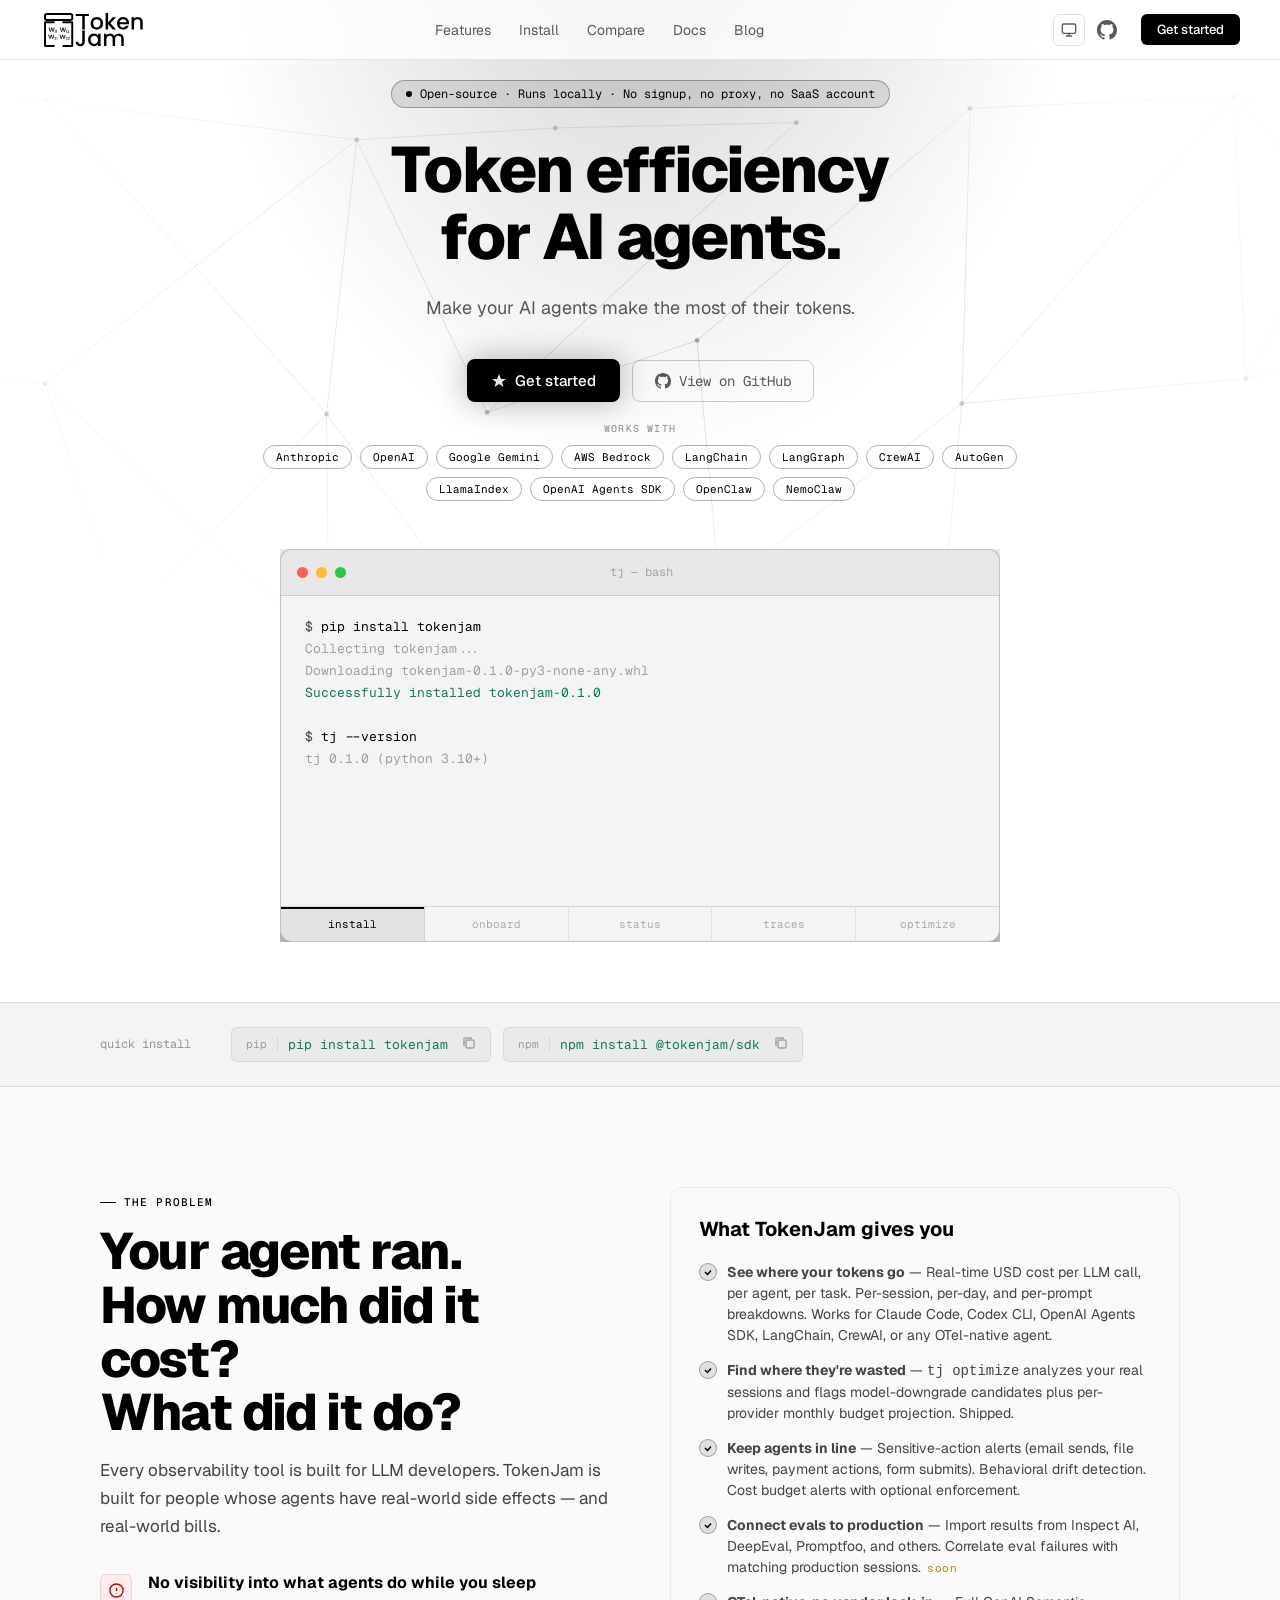
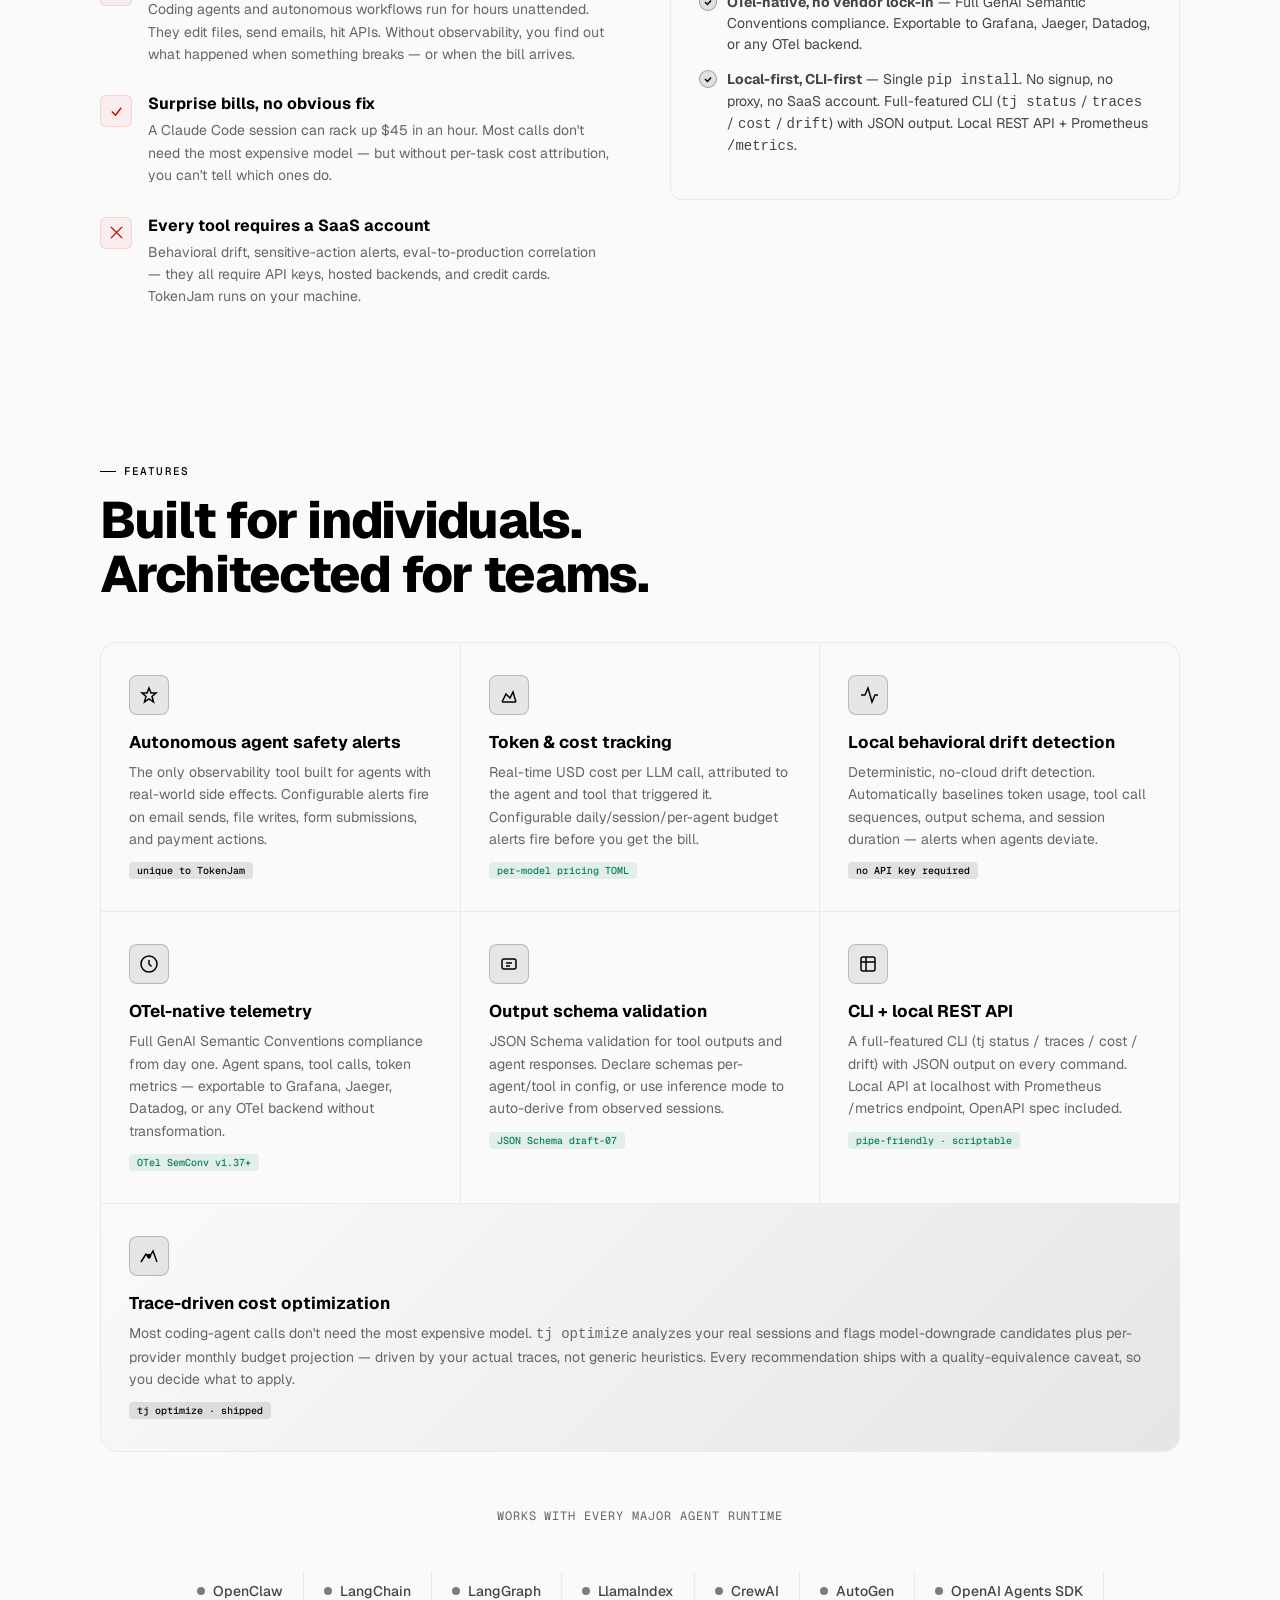
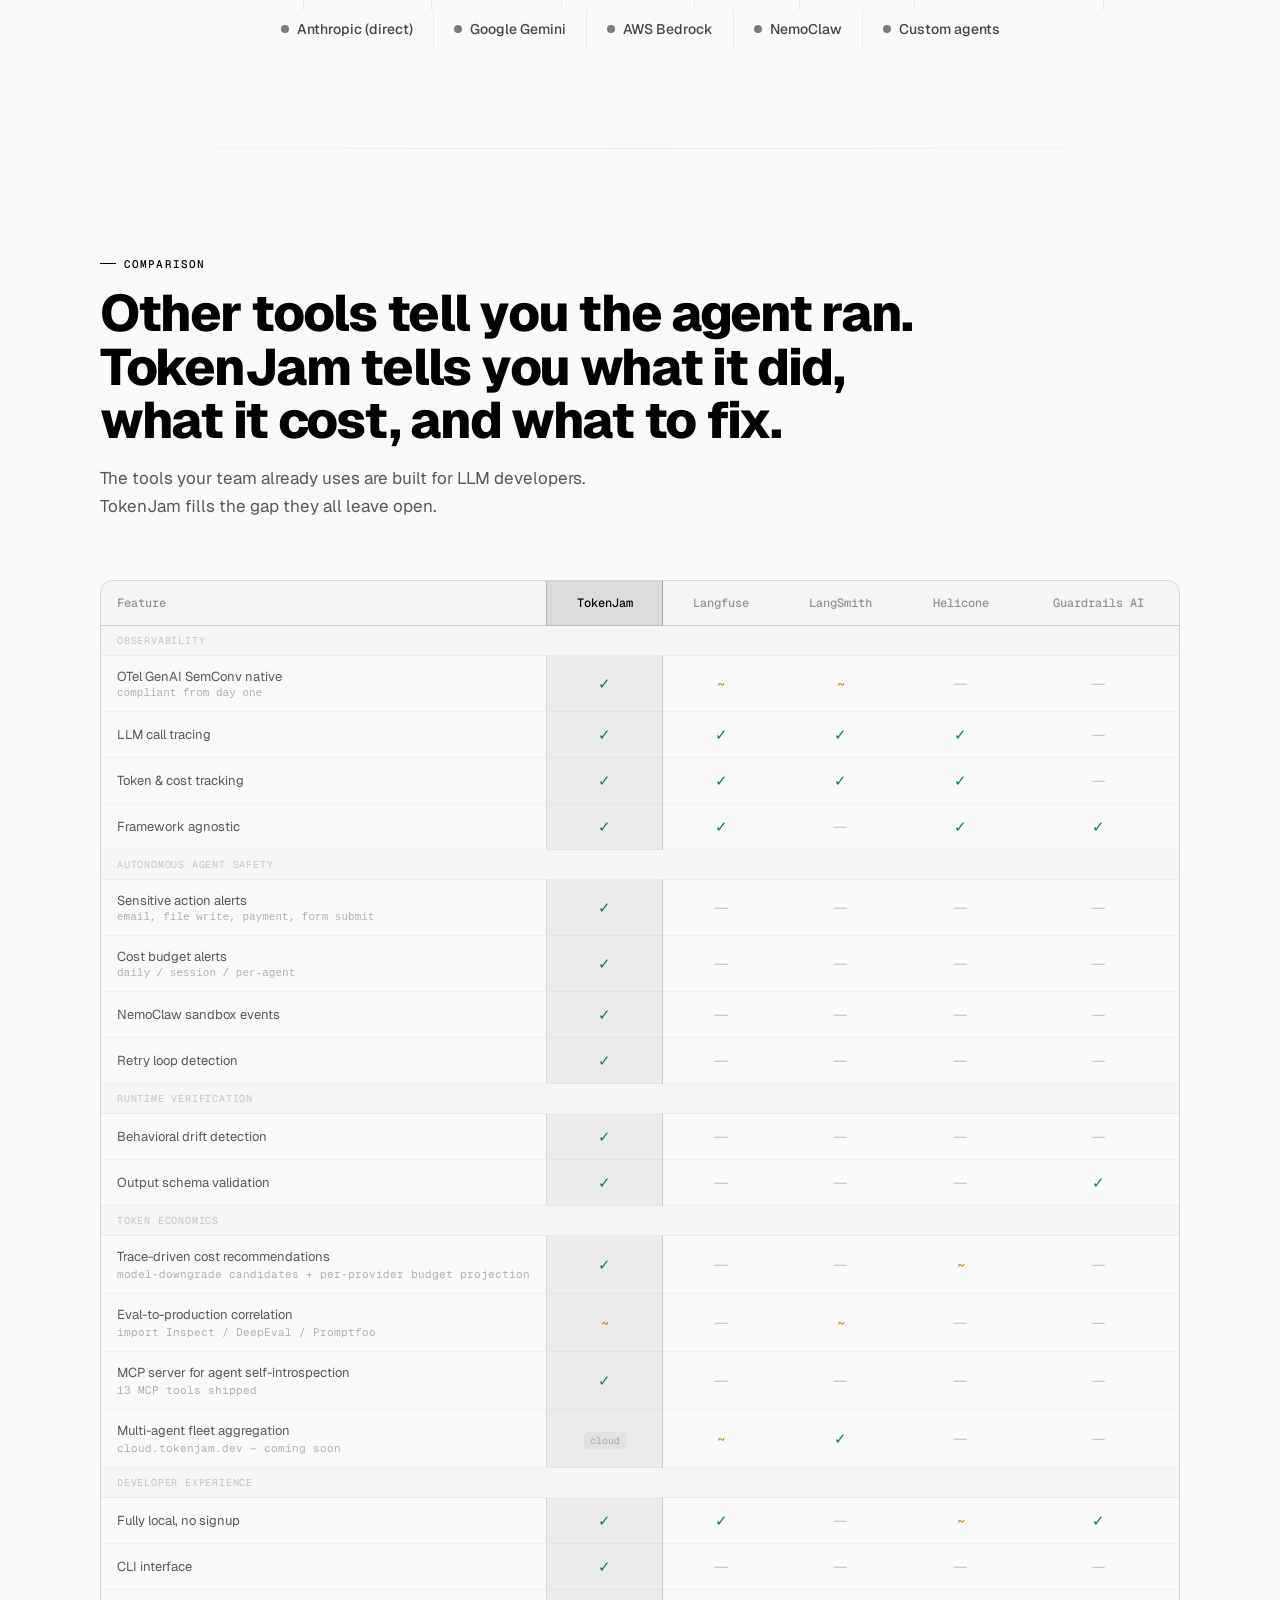
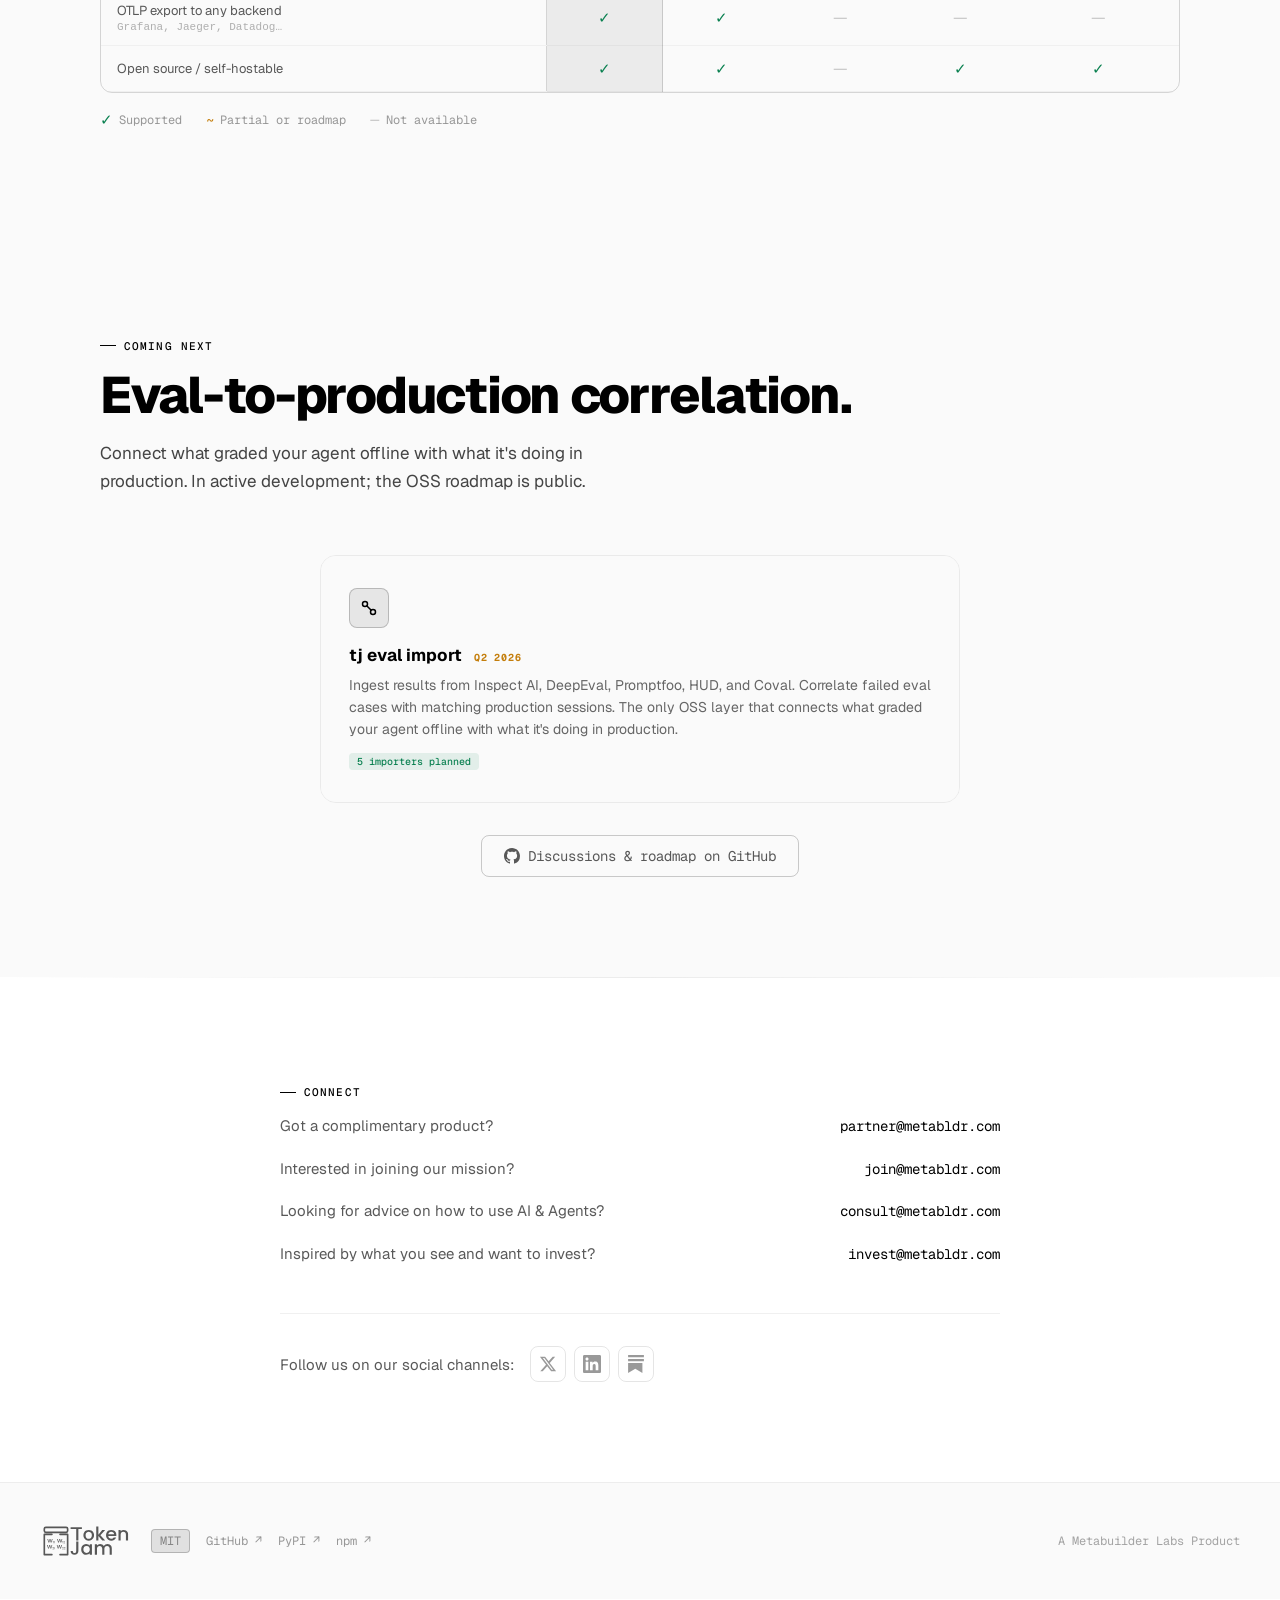
<file: archive/index-v1.html>
<!DOCTYPE html>
<html lang="en">
<head>
<meta charset="UTF-8">
<meta name="viewport" content="width=device-width, initial-scale=1.0">

<!-- Google Analytics -->
<script async src="https://www.googletagmanager.com/gtag/js?id=G-C3WCWQW0WR"></script>
<script>
  window.dataLayer = window.dataLayer || [];
  function gtag(){dataLayer.push(arguments);}
  gtag('js', new Date());
  gtag('config', 'G-C3WCWQW0WR');
</script>
<title>TokenJam — Token economics for AI agents</title>
<meta name="description" content="Open-source, local-first observability and cost control for autonomous AI agents. See where your tokens go, find where they're wasted, and keep agents in line. Works with Claude Code, Codex, and any OTel-native agent.">
<meta property="og:title" content="TokenJam — Token economics for AI agents">
<meta property="og:description" content="See where your tokens go. Find where they're wasted. Keep agents in line. Open-source, local-first.">
<meta property="og:type" content="website">
<meta property="og:url" content="https://tokenjam.dev/">
<meta property="og:image" content="https://tokenjam.dev/og-image.png">
<meta property="og:image:secure_url" content="https://tokenjam.dev/og-image.png">
<meta property="og:image:width" content="1200">
<meta property="og:image:height" content="630">
<meta property="og:image:type" content="image/png">
<meta property="og:image:alt" content="TokenJam — Token economics for AI agents">
<meta property="og:site_name" content="TokenJam">
<meta property="og:locale" content="en_US">
<meta name="twitter:card" content="summary_large_image">
<meta name="twitter:domain" content="tokenjam.dev">
<meta name="twitter:url" content="https://tokenjam.dev/">
<meta name="twitter:title" content="TokenJam — Token economics for AI agents">
<meta name="twitter:description" content="See where your tokens go. Find where they're wasted. Keep agents in line. Open-source, local-first.">
<meta name="twitter:image" content="https://tokenjam.dev/og-image.png">
<meta name="twitter:image:alt" content="TokenJam — Token economics for AI agents">
<meta name="theme-color" content="#000000">
<meta name="msapplication-TileColor" content="#000000">
<link rel="canonical" href="https://tokenjam.dev/">
<script>
  (function() {
    try {
      var pref = localStorage.getItem('tj-theme') || 'system';
      var resolved = pref === 'system'
        ? (window.matchMedia('(prefers-color-scheme: light)').matches ? 'light' : 'dark')
        : pref;
      document.documentElement.setAttribute('data-theme-pref', pref);
      if (resolved === 'light') document.documentElement.setAttribute('data-theme', 'light');
    } catch (e) {}
  })();
</script>
<link rel="icon" type="image/svg+xml" href="/favicon.svg">
<link rel="alternate icon" type="image/png" href="/favicon-32.png">
<link rel="apple-touch-icon" href="/apple-touch-icon.png">
<link rel="preconnect" href="https://fonts.googleapis.com">
<link rel="preconnect" href="https://fonts.gstatic.com" crossorigin>
<link href="https://fonts.googleapis.com/css2?family=Geist:wght@100..900&family=Geist+Mono:wght@100..900&display=swap" rel="stylesheet">
<style>
  :root {
    /* dark theme (default) — Vercel-style monochrome */
    --navy: #000;
    --navy-2: #0a0a0a;
    --navy-3: #111;
    --navy-4: #1a1a1a;
    --blue: #ededed;
    --blue-hover: #fff;
    --blue-dim: #a1a1a1;
    --blue-glow: rgba(var(--accent-rgb),0.04);
    --blue-line: rgba(var(--accent-rgb),0.08);
    --white: #ededed;
    --white-dim: rgba(237,237,237,0.65);
    --white-faint: rgba(237,237,237,0.4);
    --white-ghost: rgba(237,237,237,0.06);
    --green: #0ce490;
    --amber: #f5a623;
    --red: #ee0000;
    --text-dark: #ededed;
    --text-mid: #a1a1a1;
    --text-light: #666;
    --border-light: #1f1f1f;
    --bg-light: #0a0a0a;
    --accent-rgb: 255,255,255;
    --invert-fg: #000;
    --accent-blue: #0070f3;
    --accent-blue-rgb: 0,112,243;
    --green-rgb: 12,228,144;
    --nav-bg: rgba(0,0,0,0.72);
  }

  [data-theme="light"] {
    --navy: #fff;
    --navy-2: #fafafa;
    --navy-3: #f4f4f4;
    --navy-4: #eaeaea;
    --blue: #000;
    --blue-hover: #333;
    --blue-dim: #666;
    --blue-glow: rgba(0,0,0,0.04);
    --blue-line: rgba(0,0,0,0.08);
    --white: #000;
    --white-dim: rgba(0,0,0,0.65);
    --white-faint: rgba(0,0,0,0.4);
    --white-ghost: rgba(0,0,0,0.04);
    --green: #0a8050;
    --amber: #c47e0c;
    --red: #cc0000;
    --text-dark: #000;
    --text-mid: #444;
    --text-light: #666;
    --border-light: #eaeaea;
    --bg-light: #fafafa;
    --accent-rgb: 0,0,0;
    --invert-fg: #fff;
    --accent-blue: #0070f3;
    --accent-blue-rgb: 0,112,243;
    --green-rgb: 10,128,80;
    --nav-bg: rgba(255,255,255,0.78);
  }

  *, *::before, *::after { box-sizing: border-box; margin: 0; padding: 0; }

  html { scroll-behavior: smooth; }

  body {
    font-family: 'Geist', sans-serif;
    background: var(--navy);
    color: var(--white);
    -webkit-font-smoothing: antialiased;
    overflow-x: hidden;
  }

  /* ─── NAV ─────────────────────────────────────────── */
  nav {
    position: fixed; top: 0; left: 0; right: 0; z-index: 100;
    display: flex; align-items: center; justify-content: space-between;
    padding: 0 40px;
    height: 60px;
    background: var(--nav-bg);
    backdrop-filter: blur(16px);
    border-bottom: 1px solid var(--blue-line);
  }

  .nav-logo {
    display: flex; align-items: center;
    text-decoration: none;
    color: var(--white);
  }

  .brand-logo {
    height: 42px;
    width: auto;
    display: block;
    transition: opacity 0.15s;
  }
  .nav-logo:hover .brand-logo { opacity: 0.85; }

  .nav-links {
    display: flex; align-items: center; gap: 28px;
    list-style: none;
  }

  .nav-links a {
    font-size: 14px;
    color: var(--white-dim);
    text-decoration: none;
    font-weight: 400;
    transition: color 0.15s;
  }

  .nav-links a:hover { color: var(--white); }

  .nav-actions {
    display: flex; align-items: center; gap: 12px;
  }

  .theme-picker { position: relative; }
  .theme-toggle {
    display: inline-flex; align-items: center; justify-content: center;
    width: 32px; height: 32px;
    background: transparent;
    border: 1px solid rgba(var(--accent-rgb),0.12);
    border-radius: 6px;
    color: var(--white-dim);
    cursor: pointer;
    padding: 0;
    transition: color 0.15s, border-color 0.15s, background 0.15s;
  }
  .theme-toggle:hover {
    color: var(--white);
    border-color: rgba(var(--accent-rgb),0.25);
    background: rgba(var(--accent-rgb),0.04);
  }
  .theme-toggle .theme-icon { display: none; }
  /* Show the icon matching the current preference (set by JS via data-theme-pref on <html>) */
  :root[data-theme-pref="system"] .theme-toggle .theme-icon-system,
  :root:not([data-theme-pref]) .theme-toggle .theme-icon-system { display: block; }
  :root[data-theme-pref="light"] .theme-toggle .theme-icon-sun { display: block; }
  :root[data-theme-pref="dark"] .theme-toggle .theme-icon-moon { display: block; }

  .theme-menu {
    position: absolute; top: calc(100% + 6px); right: 0;
    min-width: 132px;
    background: var(--navy-2);
    border: 1px solid rgba(var(--accent-rgb),0.12);
    border-radius: 8px;
    padding: 4px;
    box-shadow: 0 8px 24px rgba(0,0,0,0.25);
    display: none;
    z-index: 200;
  }
  .theme-picker.open .theme-menu { display: block; }
  .theme-menu-item {
    display: flex; align-items: center; gap: 8px;
    width: 100%;
    padding: 7px 10px;
    background: transparent;
    border: none;
    border-radius: 5px;
    color: var(--white-dim);
    font-family: 'Geist', sans-serif;
    font-size: 13px;
    text-align: left;
    cursor: pointer;
    transition: color 0.12s, background 0.12s;
  }
  .theme-menu-item:hover {
    color: var(--white);
    background: rgba(var(--accent-rgb),0.06);
  }
  .theme-menu-item[aria-current="true"] {
    color: var(--white);
    background: rgba(var(--accent-rgb),0.06);
  }
  .theme-menu-item svg { flex-shrink: 0; }

  .btn-ghost {
    display: flex; align-items: center; gap: 6px;
    font-family: 'Geist Mono', monospace;
    font-size: 13px;
    color: var(--white-dim);
    text-decoration: none;
    padding: 6px 12px;
    border: 1px solid rgba(var(--accent-rgb),0.15);
    border-radius: 6px;
    transition: all 0.15s;
  }

  .btn-ghost:hover { color: var(--white); border-color: rgba(var(--accent-rgb),0.35); }

  .btn-ghost svg { width: 15px; height: 15px; }

  .star-count {
    font-family: 'Geist Mono', monospace;
    font-size: 12px;
    color: var(--amber);
    opacity: 0.9;
  }

  .btn-primary {
    font-family: 'Geist', sans-serif;
    font-size: 13px;
    font-weight: 500;
    color: var(--navy);
    background: var(--blue);
    padding: 7px 16px;
    border: none;
    border-radius: 6px;
    cursor: pointer;
    text-decoration: none;
    transition: background 0.15s, transform 0.1s;
  }

  .btn-primary:hover { background: var(--blue-hover); }
  .btn-primary:active { transform: scale(0.98); }

  /* ─── HERO ────────────────────────────────────────── */
  .hero {
    position: relative;
    min-height: 100vh;
    display: flex;
    flex-direction: column;
    align-items: center;
    justify-content: center;
    padding: 80px 40px 60px;
    overflow: hidden;
  }

  .hero-network {
    position: absolute; inset: 0;
    width: 100%; height: 100%;
    pointer-events: none;
    color: rgba(var(--accent-rgb),0.3);
    mask-image: radial-gradient(ellipse 70% 45% at 50% 30%, black 15%, transparent 85%);
    -webkit-mask-image: radial-gradient(ellipse 70% 45% at 50% 30%, black 15%, transparent 85%);
  }
  .hero-network .edge {
    stroke: currentColor;
    stroke-width: 0.8;
    opacity: 0.5;
  }
  .hero-network .node {
    fill: currentColor;
  }
  .hero-network .node-pulse {
    animation: nodepulse 3.6s ease-in-out infinite;
    transform-origin: center;
            transform-box: fill-box;
  }
  .hero-network .node-pulse-2 { animation-delay: 1.2s; }
  .hero-network .node-pulse-3 { animation-delay: 2.4s; }
  @keyframes nodepulse {
    0%, 100% { opacity: 0.5; transform: scale(1); }
    50% { opacity: 1; transform: scale(1.6); }
  }

  .hero-glow {
    position: absolute;
    top: -120px; left: 50%; transform: translateX(-50%);
    width: 900px; height: 600px;
    background: radial-gradient(ellipse at 50% 0%, rgba(var(--accent-rgb),0.18) 0%, transparent 70%);
    pointer-events: none;
  }

  .hero-inner {
    position: relative;
    text-align: center;
    max-width: 820px;
  }

  .hero-badge {
    display: inline-flex; align-items: center; gap: 8px;
    font-family: 'Geist Mono', monospace;
    font-size: 12px;
    color: var(--blue);
    background: rgba(var(--accent-rgb),0.1);
    border: 1px solid rgba(var(--accent-rgb),0.3);
    border-radius: 20px;
    padding: 5px 14px;
    margin-bottom: 28px;
    animation: fadeUp 0.6s ease both;
  }

  .hero-badge-dot {
    width: 6px; height: 6px;
    background: var(--blue);
    border-radius: 50%;
    animation: pulse 2s ease infinite;
  }

  @keyframes pulse {
    0%, 100% { opacity: 1; transform: scale(1); }
    50% { opacity: 0.5; transform: scale(0.75); }
  }

  .hero-title {
    font-family: 'Geist', sans-serif;
    font-size: clamp(36px, 5vw, 64px);
    font-weight: 800;
    line-height: 1.05;
    letter-spacing: -0.03em;
    color: var(--white);
    margin-bottom: 24px;
    animation: fadeUp 0.6s ease 0.1s both;
  }

  .hero-title-accent { color: var(--blue); }

  .hero-subtitle {
    font-size: 18px;
    font-weight: 400;
    line-height: 1.6;
    color: var(--white-dim);
    max-width: 580px;
    margin: 0 auto 36px;
    animation: fadeUp 0.6s ease 0.2s both;
  }

  .hero-ctas {
    display: flex; align-items: center; justify-content: center; gap: 12px;
    margin-bottom: 20px;
    flex-wrap: wrap;
    animation: fadeUp 0.6s ease 0.3s both;
  }

  .cta-primary {
    display: inline-flex; align-items: center; gap: 8px;
    font-family: 'Geist', sans-serif;
    font-size: 15px;
    font-weight: 500;
    color: var(--navy);
    background: var(--blue);
    padding: 12px 24px;
    border: none;
    border-radius: 8px;
    cursor: pointer;
    text-decoration: none;
    transition: all 0.15s;
    box-shadow: 0 0 32px rgba(var(--accent-rgb),0.3);
  }

  .cta-primary:hover {
    background: var(--blue-hover);
    box-shadow: 0 0 48px rgba(var(--accent-rgb),0.5);
    transform: translateY(-1px);
  }

  .cta-secondary {
    display: inline-flex; align-items: center; gap: 8px;
    font-family: 'Geist Mono', monospace;
    font-size: 14px;
    font-weight: 400;
    color: var(--white-dim);
    padding: 11px 22px;
    border: 1px solid rgba(var(--accent-rgb),0.2);
    border-radius: 8px;
    text-decoration: none;
    transition: all 0.15s;
  }

  .cta-secondary:hover {
    color: var(--white);
    border-color: rgba(var(--accent-rgb),0.4);
    background: var(--white-ghost);
  }

  .cta-secondary svg { width: 16px; height: 16px; }

  /* ─── HERO INTEGRATIONS ──────────────────────────── */
  .hero-strip-label {
    font-family: 'Geist Mono', monospace;
    font-size: 10px;
    font-weight: 500;
    letter-spacing: 0.12em;
    color: var(--white-faint);
    text-align: center;
    margin-bottom: 10px;
    animation: fadeUp 0.6s ease 0.38s both;
  }

  .hero-integrations {
    display: flex; align-items: center; justify-content: center;
    gap: 8px;
    flex-wrap: wrap;
    margin-bottom: 48px;
    animation: fadeUp 0.6s ease 0.4s both;
  }

  .hero-integration-pill {
    font-family: 'Geist Mono', monospace;
    font-size: 11px;
    color: var(--blue);
    padding: 4px 12px;
    border: 1px solid rgba(var(--accent-rgb),0.3);
    border-radius: 20px;
    transition: color 0.15s, border-color 0.15s, background 0.15s;
  }

  .hero-integration-pill:hover {
    color: var(--blue-hover);
    border-color: rgba(var(--accent-rgb),0.5);
  }

  .hero-feature-pill {
    color: var(--invert-fg);
    background: var(--blue);
    border-color: var(--blue);
  }

  .hero-feature-pill:hover {
    color: var(--invert-fg);
    background: var(--blue-hover);
    border-color: var(--blue-hover);
  }

  /* ─── TERMINAL ────────────────────────────────────── */
  .terminal-wrap {
    width: 100%;
    max-width: 720px;
    margin: 0 auto;
    overflow: hidden;
    animation: fadeUp 0.6s ease 0.45s both;
  }

  .terminal {
    background: var(--navy-3);
    border: 1px solid rgba(var(--accent-rgb),0.2);
    border-radius: 12px;
    overflow: hidden;
    max-width: 100%;
    box-shadow:
      0 0 0 1px rgba(var(--accent-rgb),0.08),
      0 40px 80px rgba(0,0,0,0.6),
      0 0 80px rgba(var(--accent-rgb),0.1);
    font-family: 'Geist Mono', monospace;
    font-size: 13px;
    line-height: 1.7;
  }

  .terminal-titlebar {
    display: flex; align-items: center; gap: 8px;
    padding: 12px 16px;
    background: rgba(var(--accent-rgb),0.05);
    border-bottom: 1px solid rgba(var(--accent-rgb),0.12);
  }

  .dot { width: 11px; height: 11px; border-radius: 50%; }
  .dot-r { background: #ff5f57; }
  .dot-y { background: #ffbd2e; }
  .dot-g { background: #28c840; }

  .terminal-title {
    flex: 1; text-align: center;
    font-size: 12px;
    color: rgba(var(--accent-rgb),0.3);
    margin-left: -55px;
  }

  .terminal-body {
    padding: 20px 24px;
    height: 310px;
    overflow: hidden;
    text-align: left;
    max-width: 100%;
    overflow-wrap: anywhere;
    word-break: break-word;
  }

  .tline { display: block; }
  .tline-hidden { opacity: 0; }

  .t-prompt { color: rgba(var(--accent-rgb),0.7); }
  .t-cmd { color: var(--white); }
  .t-pkg { color: var(--green); }
  .t-success { color: var(--green); }
  .t-warn { color: var(--amber); }
  .t-dim { color: rgba(var(--accent-rgb),0.35); }
  .t-blue { color: var(--blue); }
  .t-key { color: var(--blue-dim); }
  .t-val { color: var(--white-dim); }
  .t-label { color: rgba(var(--accent-rgb),0.5); font-size: 11px; }

  .cursor {
    display: inline-block;
    width: 7px; height: 13px;
    background: var(--blue);
    vertical-align: middle;
    margin-left: 1px;
    animation: blink 1s step-end infinite;
  }

  @keyframes blink { 0%, 100% { opacity: 1; } 50% { opacity: 0; } }

  .step-tabs {
    display: flex;
    border-top: 1px solid rgba(var(--accent-rgb),0.12);
  }

  .step-tab {
    flex: 1;
    min-width: 0;
    padding: 10px 4px;
    text-align: center;
    font-family: 'Geist Mono', monospace;
    font-size: 11px;
    color: rgba(var(--accent-rgb),0.3);
    border: none;
    background: none;
    cursor: pointer;
    border-right: 1px solid rgba(var(--accent-rgb),0.08);
    transition: all 0.2s;
    position: relative;
    white-space: nowrap;
    overflow: hidden;
    text-overflow: ellipsis;
  }

  .step-tab:last-child { border-right: none; }

  .step-tab.active {
    color: var(--blue);
    background: rgba(var(--accent-rgb),0.07);
  }

  .step-tab.active::after {
    content: '';
    position: absolute;
    top: 0; left: 0; right: 0;
    height: 2px;
    background: var(--blue);
  }

  .step-tab.done { color: var(--green); }
  .step-tab.done::before { content: '✓ '; }

  /* ─── FEATURES ────────────────────────────────────── */
  .section-light {
    background: var(--bg-light);
    color: var(--text-dark);
    padding: 100px 40px;
  }

  .section-dark {
    background: var(--navy-2);
    color: var(--white);
    padding: 100px 40px;
    position: relative;
  }

  .section-dark::before {
    content: '';
    position: absolute; top: 0; left: 0; right: 0;
    height: 1px;
    background: linear-gradient(90deg, transparent, var(--blue-line), transparent);
  }

  .container {
    max-width: 1080px;
    margin: 0 auto;
  }

  .section-label {
    display: inline-flex; align-items: center; gap: 8px;
    font-family: 'Geist Mono', monospace;
    font-size: 11px;
    font-weight: 500;
    letter-spacing: 0.1em;
    text-transform: uppercase;
    color: var(--blue);
    margin-bottom: 16px;
  }

  .section-label::before {
    content: '';
    display: block;
    width: 16px; height: 1px;
    background: var(--blue);
  }

  h2 {
    font-family: 'Geist', sans-serif;
    font-size: clamp(32px, 4vw, 52px);
    font-weight: 800;
    line-height: 1.05;
    letter-spacing: -0.025em;
    margin-bottom: 16px;
  }

  .section-light h2 { color: var(--text-dark); }
  .section-dark h2 { color: var(--white); }

  .section-desc {
    font-size: 17px;
    line-height: 1.65;
    max-width: 560px;
    margin-bottom: 60px;
  }

  .section-light .section-desc { color: var(--text-mid); }
  .section-dark .section-desc { color: var(--white-dim); }

  /* Features grid */
  .features-grid {
    display: grid;
    grid-template-columns: repeat(3, 1fr);
    gap: 1px;
    background: var(--border-light);
    border: 1px solid var(--border-light);
    border-radius: 16px;
    overflow: hidden;
  }

  .feature-card {
    background: var(--bg-light);
    padding: 32px 28px;
    transition: background 0.15s;
  }

  .feature-card:hover { background: var(--bg-light); }

  .feature-icon {
    width: 40px; height: 40px;
    border-radius: 8px;
    background: rgba(var(--accent-rgb),0.08);
    border: 1px solid rgba(var(--accent-rgb),0.2);
    display: flex; align-items: center; justify-content: center;
    margin-bottom: 16px;
  }

  .feature-icon svg { width: 20px; height: 20px; color: var(--blue); }

  .feature-title {
    font-family: 'Geist', sans-serif;
    font-size: 17px;
    font-weight: 700;
    color: var(--text-dark);
    margin-bottom: 8px;
  }

  .feature-desc {
    font-size: 14px;
    line-height: 1.6;
    color: var(--text-light);
  }

  .feature-badge {
    display: inline-block;
    font-family: 'Geist Mono', monospace;
    font-size: 10px;
    font-weight: 500;
    padding: 2px 8px;
    border-radius: 4px;
    margin-top: 12px;
  }

  .badge-new { background: rgba(var(--accent-rgb),0.1); color: var(--blue); }
  .badge-oss { background: rgba(var(--green-rgb),0.1); color: var(--green); }

  /* ─── INSTALL STRIP ───────────────────────────────── */
  .install-strip {
    background: var(--navy-3);
    padding: 24px 40px;
    border-top: 1px solid rgba(var(--accent-rgb),0.1);
    border-bottom: 1px solid rgba(var(--accent-rgb),0.1);
  }

  .install-strip-inner {
    max-width: 1080px;
    margin: 0 auto;
    display: flex;
    align-items: center;
    gap: 40px;
    flex-wrap: wrap;
  }

  .install-label {
    font-family: 'Geist Mono', monospace;
    font-size: 12px;
    color: var(--white-faint);
    flex-shrink: 0;
  }

  .install-cmds {
    display: flex; gap: 12px; flex-wrap: wrap; flex: 1;
  }

  .install-cmd {
    display: flex; align-items: center; gap: 10px;
    font-family: 'Geist Mono', monospace;
    font-size: 13px;
    color: var(--white);
    background: rgba(var(--accent-rgb),0.04);
    border: 1px solid rgba(var(--accent-rgb),0.08);
    border-radius: 6px;
    padding: 8px 14px;
  }

  .install-cmd-lang {
    font-size: 11px;
    color: rgba(var(--accent-rgb),0.35);
    border-right: 1px solid rgba(var(--accent-rgb),0.08);
    padding-right: 10px;
  }

  .install-cmd-code { color: var(--green); }

  .copy-btn {
    background: none; border: none; cursor: pointer; padding: 0; margin-left: 4px;
    color: rgba(var(--accent-rgb),0.3); transition: color 0.15s;
  }
  .copy-btn:hover { color: var(--white-dim); }
  .copy-btn svg { width: 14px; height: 14px; }

  /* ─── COMPARISON TABLE ────────────────────────────── */
  .comp-table-wrap {
    overflow-x: auto;
    border-radius: 12px;
    border: 1px solid rgba(var(--accent-rgb),0.15);
  }

  .comp-table {
    width: 100%;
    border-collapse: collapse;
    font-size: 13.5px;
  }

  .comp-table thead tr {
    border-bottom: 1px solid rgba(var(--accent-rgb),0.15);
  }

  .comp-table th {
    padding: 14px 16px;
    font-family: 'Geist Mono', monospace;
    font-size: 12px;
    font-weight: 500;
    text-align: center;
    color: var(--white-faint);
    background: var(--navy-3);
    white-space: nowrap;
  }

  .comp-table th:first-child { text-align: left; }

  .comp-table th.tj-col {
    color: var(--blue);
    background: rgba(var(--accent-rgb),0.12);
    border-left: 1px solid rgba(var(--accent-rgb),0.25);
    border-right: 1px solid rgba(var(--accent-rgb),0.25);
  }

  .comp-table td {
    padding: 12px 16px;
    text-align: center;
    border-bottom: 1px solid rgba(var(--accent-rgb),0.04);
    color: rgba(var(--accent-rgb),0.35);
    white-space: nowrap;
  }

  .comp-table td:first-child {
    text-align: left;
    color: var(--white-dim);
    font-size: 13px;
  }

  .comp-table td.tj-col {
    background: rgba(var(--accent-rgb),0.06);
    border-left: 1px solid rgba(var(--accent-rgb),0.15);
    border-right: 1px solid rgba(var(--accent-rgb),0.15);
  }

  .comp-table tr.section-row td {
    font-family: 'Geist Mono', monospace;
    font-size: 10px;
    letter-spacing: 0.08em;
    text-transform: uppercase;
    color: rgba(var(--accent-rgb),0.2);
    background: rgba(var(--accent-rgb),0.02);
    padding: 8px 16px;
    border-bottom: 1px solid rgba(var(--accent-rgb),0.04);
  }

  .comp-table tr.section-row td.tj-col {
    background: rgba(var(--accent-rgb),0.05);
  }

  .comp-table td.feat-name {
    font-size: 13px;
  }

  .comp-table td.feat-sub {
    font-size: 11px;
    color: rgba(var(--accent-rgb),0.3);
    font-family: 'Geist Mono', monospace;
    display: block;
    margin-top: 2px;
  }

  .yes { color: var(--green); font-size: 15px; }
  .partial { color: var(--amber); font-size: 14px; font-family: 'Geist Mono', monospace; }
  .no { color: rgba(var(--accent-rgb),0.2); font-size: 16px; }
  .cloud-only {
    font-family: 'Geist Mono', monospace;
    font-size: 10px;
    color: rgba(var(--accent-rgb),0.25);
    background: rgba(var(--accent-rgb),0.04);
    border-radius: 3px;
    padding: 2px 6px;
  }

  .comp-legend {
    display: flex; gap: 24px; align-items: center;
    font-family: 'Geist Mono', monospace;
    font-size: 12px;
    color: var(--white-faint);
    margin-top: 16px;
    flex-wrap: wrap;
  }

  .comp-legend span { display: flex; align-items: center; gap: 6px; }

  /* ─── INTEGRATIONS ────────────────────────────────── */
  .integrations-row {
    display: flex; align-items: center; justify-content: center;
    gap: 0;
    flex-wrap: wrap;
    margin-top: 48px;
  }

  .integration-pill {
    display: flex; align-items: center; gap: 8px;
    padding: 10px 20px;
    border-right: 1px solid var(--border-light);
    font-size: 14px;
    font-weight: 500;
    color: var(--text-mid);
    transition: color 0.15s;
  }

  .integration-pill:last-child { border-right: none; }
  .integration-pill:hover { color: var(--text-dark); }

  .integration-dot {
    width: 8px; height: 8px;
    border-radius: 50%;
    background: var(--blue);
    opacity: 0.5;
    flex-shrink: 0;
  }

  /* ─── CONNECT ─────────────────────────────────────── */
  .connect-section {
    background: var(--navy);
    padding: 100px 40px;
    position: relative;
    overflow: hidden;
  }

  .connect-section::before {
    content: '';
    position: absolute; top: 0; left: 0; right: 0;
    height: 1px;
    background: linear-gradient(90deg, transparent, var(--blue-line), transparent);
  }

  .connect-inner {
    position: relative;
    max-width: 720px;
    margin: 0 auto;
  }

  .connect-rows {
    display: flex;
    flex-direction: column;
    gap: 20px;
    margin-bottom: 48px;
  }

  .connect-row {
    display: flex;
    align-items: baseline;
    justify-content: space-between;
    gap: 16px;
    flex-wrap: wrap;
  }

  .connect-desc {
    font-size: 15px;
    color: var(--white-dim);
    line-height: 1.5;
  }

  .connect-email {
    font-family: 'Geist Mono', monospace;
    font-size: 14px;
    color: var(--blue);
    text-decoration: none;
    transition: color 0.15s;
    flex-shrink: 0;
  }

  .connect-email:hover { color: var(--blue-hover); }

  .connect-social {
    display: flex;
    align-items: center;
    gap: 8px;
    padding-top: 32px;
    border-top: 1px solid rgba(var(--accent-rgb),0.06);
  }

  .connect-social-label {
    font-size: 15px;
    color: var(--white-dim);
    margin-right: 8px;
  }

  .connect-social a {
    display: inline-flex;
    align-items: center;
    justify-content: center;
    width: 36px; height: 36px;
    border-radius: 8px;
    border: 1px solid rgba(var(--accent-rgb),0.1);
    color: var(--white-faint);
    transition: color 0.15s, border-color 0.15s;
  }

  .connect-social a:hover {
    color: var(--blue);
    border-color: var(--blue-line);
  }

  .connect-social a svg { width: 18px; height: 18px; }

  /* ─── FOOTER ──────────────────────────────────────── */
  footer {
    background: var(--navy-2);
    border-top: 1px solid rgba(var(--accent-rgb),0.05);
    padding: 40px;
    display: flex;
    align-items: center;
    justify-content: space-between;
    flex-wrap: wrap;
    gap: 20px;
  }

  .footer-left {
    display: flex; align-items: center; gap: 20px;
  }

  .footer-logo {
    height: 36px;
    width: auto;
    display: block;
    color: var(--white-dim);
  }

  .footer-meta {
    display: flex; align-items: center; gap: 16px;
    flex-wrap: wrap;
  }

  .footer-meta a, .footer-meta span {
    font-family: 'Geist Mono', monospace;
    font-size: 12px;
    color: var(--white-faint);
    text-decoration: none;
    transition: color 0.15s;
  }

  .footer-meta a:hover { color: var(--white-dim); }

  .license-badge {
    font-family: 'Geist Mono', monospace;
    font-size: 11px;
    padding: 3px 8px;
    border-radius: 4px;
    background: rgba(var(--accent-rgb),0.1);
    border: 1px solid rgba(var(--accent-rgb),0.2);
    color: var(--blue);
  }

  .footer-right {
    display: flex; align-items: center; gap: 16px;
  }

  .footer-right a {
    font-family: 'Geist Mono', monospace;
    font-size: 12px;
    color: var(--white-faint);
    text-decoration: none;
    transition: color 0.15s;
  }

  .footer-right a:hover { color: var(--white-dim); }

  /* ─── ANIMATIONS ──────────────────────────────────── */
  @keyframes fadeUp {
    from { opacity: 0; transform: translateY(16px); }
    to { opacity: 1; transform: translateY(0); }
  }

  @keyframes typeIn {
    from { width: 0; }
    to { width: 100%; }
  }

  .tline-animate {
    overflow: hidden;
    white-space: nowrap;
    animation: typeIn 0.4s steps(40) forwards;
  }

  /* ─── PROBLEM SECTION ─────────────────────────────── */
  .problem-grid {
    display: grid;
    grid-template-columns: 1fr 1fr;
    gap: 60px;
    align-items: start;
  }

  .problem-point {
    display: flex; gap: 16px;
    margin-bottom: 28px;
  }

  .problem-icon {
    width: 32px; height: 32px; flex-shrink: 0;
    border-radius: 6px;
    background: rgba(255,91,91,0.08);
    border: 1px solid rgba(255,91,91,0.2);
    display: flex; align-items: center; justify-content: center;
    margin-top: 2px;
  }

  .problem-icon svg { width: 15px; height: 15px; color: var(--red); }

  .problem-text h4 {
    font-family: 'Geist', sans-serif;
    font-size: 16px;
    font-weight: 700;
    color: var(--text-dark);
    margin-bottom: 5px;
  }

  .problem-text p {
    font-size: 14px;
    line-height: 1.6;
    color: var(--text-light);
  }

  .solution-panel {
    background: var(--bg-light);
    border: 1px solid var(--border-light);
    border-radius: 12px;
    padding: 28px;
  }

  .solution-panel h3 {
    font-family: 'Geist', sans-serif;
    font-size: 20px;
    font-weight: 700;
    color: var(--text-dark);
    margin-bottom: 20px;
  }

  .solution-item {
    display: flex; align-items: flex-start; gap: 10px;
    margin-bottom: 14px;
    font-size: 14px;
    line-height: 1.5;
    color: var(--text-mid);
  }

  .solution-item-check {
    width: 18px; height: 18px; flex-shrink: 0;
    border-radius: 50%;
    background: rgba(var(--accent-rgb),0.1);
    border: 1px solid rgba(var(--accent-rgb),0.3);
    display: flex; align-items: center; justify-content: center;
    margin-top: 1px;
  }

  .solution-item-check svg { width: 10px; height: 10px; color: var(--blue); }

  /* Mobile burger menu */
  .nav-mobile-blog { display: none; }
  .nav-burger {
    display: none;
    background: transparent;
    border: 1px solid var(--border);
    border-radius: 8px;
    width: 36px;
    height: 36px;
    padding: 0;
    cursor: pointer;
    align-items: center;
    justify-content: center;
    color: var(--white-dim);
  }
  .nav-burger:hover { color: var(--white); border-color: var(--border-strong); }
  .nav-mobile-menu {
    display: none;
    position: absolute;
    top: 100%;
    right: 16px;
    margin-top: 8px;
    background: var(--navy-2);
    border: 1px solid var(--border);
    border-radius: 12px;
    padding: 8px;
    min-width: 180px;
    box-shadow: 0 8px 24px rgba(0,0,0,0.3);
    z-index: 100;
  }
  .nav-mobile-menu.open { display: block; }
  .nav-mobile-menu a {
    display: block;
    padding: 10px 12px;
    color: var(--white-dim);
    text-decoration: none;
    font-size: 14px;
    border-radius: 6px;
  }
  .nav-mobile-menu a:hover { background: var(--navy-3); color: var(--white); }

  /* Responsive */
  @media (max-width: 768px) {
    nav { padding: 0 16px; position: relative; }
    .nav-links { display: none; }
    .nav-actions { display: none; }
    .nav-burger { display: inline-flex; }
    .nav-mobile-blog {
      display: inline-block;
      color: var(--white-dim);
      text-decoration: none;
      font-size: 14px;
      margin-right: 12px;
    }
    .nav-mobile-blog:hover { color: var(--white); }
    .hero { padding: 90px 20px 60px; }
    .section-light, .section-dark { padding: 70px 20px; }
    .features-grid { grid-template-columns: 1fr; }
    .problem-grid { grid-template-columns: 1fr; }
    .install-strip { padding: 20px; }
    footer { padding: 24px 20px; flex-direction: column; align-items: flex-start; }
    .connect-row { flex-direction: column; gap: 4px; }
    .connect-social { flex-wrap: wrap; }
    .terminal { font-size: 11px; }
    .terminal-body { padding: 14px 14px; height: 280px; }
    .step-tab { font-size: 10px; padding: 9px 2px; letter-spacing: 0; }
  }
</style>
</head>
<body>

<!-- NAV -->
<nav>
  <a href="/" class="nav-logo" aria-label="TokenJam">
    <svg class="brand-logo" viewBox="57 27 360 142" fill="none" stroke="currentColor" stroke-width="6.5" stroke-linecap="round" stroke-linejoin="round" xmlns="http://www.w3.org/2000/svg" role="img" aria-label="TokenJam">
      <title>TokenJam</title>
      <rect x="74" y="44" width="92" height="20" rx="6" ry="6" />
      <path d="M 104 72 L 74 72 L 74 152 L 104 152" />
      <path d="M 136 72 L 166 72 L 166 152 L 136 152" />
      <g fill="currentColor" stroke="none" fill-rule="evenodd">
        <path transform="translate(85.68,104)" d="M21.19,-14.32 L16.75,-0.00 L13.63,-0.00 L10.74,-10.58 L7.85,-0.00 L4.73,-0.00 L0.26,-14.32 L3.27,-14.32 L6.26,-2.81 L9.31,-14.32 L12.40,-14.32 L15.32,-2.86 L18.28,-14.32 L21.19,-14.32 Z" />
        <path transform="translate(106.83,107)" d="M0.54,-7.50 L0.54,-8.75 L3.04,-8.75 L3.04,-0.00 L1.66,-0.00 L1.66,-7.50 L0.54,-7.50 Z M4.74,-7.50 L4.74,-8.75 L7.24,-8.75 L7.24,-0.00 L5.86,-0.00 L5.86,-7.50 L4.74,-7.50 Z" />
        <path transform="translate(123.97,104)" d="M21.19,-14.32 L16.75,-0.00 L13.63,-0.00 L10.74,-10.58 L7.85,-0.00 L4.73,-0.00 L0.26,-14.32 L3.27,-14.32 L6.26,-2.81 L9.31,-14.32 L12.40,-14.32 L15.32,-2.86 L18.28,-14.32 L21.19,-14.32 Z" />
        <path transform="translate(145.12,107)" d="M0.54,-7.50 L0.54,-8.75 L3.04,-8.75 L3.04,-0.00 L1.66,-0.00 L1.66,-7.50 L0.54,-7.50 Z M5.68,-1.86 Q6.83,-2.86 7.49,-3.50 Q8.16,-4.14 8.60,-4.84 Q9.05,-5.53 9.05,-6.23 Q9.05,-6.95 8.71,-7.36 Q8.36,-7.76 7.63,-7.76 Q6.92,-7.76 6.53,-7.31 Q6.14,-6.86 6.12,-6.11 L4.80,-6.11 Q4.84,-7.48 5.62,-8.20 Q6.41,-8.93 7.62,-8.93 Q8.93,-8.93 9.67,-8.21 Q10.40,-7.49 10.40,-6.29 Q10.40,-5.42 9.97,-4.63 Q9.53,-3.83 8.92,-3.20 Q8.32,-2.57 7.38,-1.74 L6.84,-1.26 L10.64,-1.26 L10.64,-0.12 L4.81,-0.12 L4.81,-1.12 L5.68,-1.86 Z" />
        <path transform="translate(84.35,128)" d="M21.19,-14.32 L16.75,-0.00 L13.63,-0.00 L10.74,-10.58 L7.85,-0.00 L4.73,-0.00 L0.26,-14.32 L3.27,-14.32 L6.26,-2.81 L9.31,-14.32 L12.40,-14.32 L15.32,-2.86 L18.28,-14.32 L21.19,-14.32 Z" />
        <path transform="translate(105.44,131)" d="M1.48,-1.86 Q2.63,-2.86 3.29,-3.50 Q3.96,-4.14 4.40,-4.84 Q4.85,-5.53 4.85,-6.23 Q4.85,-6.95 4.51,-7.36 Q4.16,-7.76 3.43,-7.76 Q2.72,-7.76 2.33,-7.31 Q1.94,-6.86 1.92,-6.11 L0.60,-6.11 Q0.64,-7.48 1.42,-8.20 Q2.21,-8.93 3.42,-8.93 Q4.73,-8.93 5.47,-8.21 Q6.20,-7.49 6.20,-6.29 Q6.20,-5.42 5.77,-4.63 Q5.33,-3.83 4.72,-3.20 Q4.12,-2.57 3.18,-1.74 L2.64,-1.26 L6.44,-1.26 L6.44,-0.12 L0.61,-0.12 L0.61,-1.12 L1.48,-1.86 Z M7.46,-7.50 L7.46,-8.75 L9.96,-8.75 L9.96,-0.00 L8.58,-0.00 L8.58,-7.50 L7.46,-7.50 Z" />
        <path transform="translate(122.64,128)" d="M21.19,-14.32 L16.75,-0.00 L13.63,-0.00 L10.74,-10.58 L7.85,-0.00 L4.73,-0.00 L0.26,-14.32 L3.27,-14.32 L6.26,-2.81 L9.31,-14.32 L12.40,-14.32 L15.32,-2.86 L18.28,-14.32 L21.19,-14.32 Z" />
        <path transform="translate(143.73,131)" d="M1.48,-1.86 Q2.63,-2.86 3.29,-3.50 Q3.96,-4.14 4.40,-4.84 Q4.85,-5.53 4.85,-6.23 Q4.85,-6.95 4.51,-7.36 Q4.16,-7.76 3.43,-7.76 Q2.72,-7.76 2.33,-7.31 Q1.94,-6.86 1.92,-6.11 L0.60,-6.11 Q0.64,-7.48 1.42,-8.20 Q2.21,-8.93 3.42,-8.93 Q4.73,-8.93 5.47,-8.21 Q6.20,-7.49 6.20,-6.29 Q6.20,-5.42 5.77,-4.63 Q5.33,-3.83 4.72,-3.20 Q4.12,-2.57 3.18,-1.74 L2.64,-1.26 L6.44,-1.26 L6.44,-0.12 L0.61,-0.12 L0.61,-1.12 L1.48,-1.86 Z M8.40,-1.86 Q9.55,-2.86 10.22,-3.50 Q10.88,-4.14 11.33,-4.84 Q11.77,-5.53 11.77,-6.23 Q11.77,-6.95 11.43,-7.36 Q11.09,-7.76 10.36,-7.76 Q9.65,-7.76 9.26,-7.31 Q8.87,-6.86 8.84,-6.11 L7.52,-6.11 Q7.56,-7.48 8.35,-8.20 Q9.13,-8.93 10.34,-8.93 Q11.65,-8.93 12.39,-8.21 Q13.13,-7.49 13.13,-6.29 Q13.13,-5.42 12.69,-4.63 Q12.25,-3.83 11.65,-3.20 Q11.04,-2.57 10.10,-1.74 L9.56,-1.26 L13.37,-1.26 L13.37,-0.12 L7.54,-0.12 L7.54,-1.12 L8.40,-1.86 Z" />
      </g>
      <g fill="currentColor" stroke="none" fill-rule="evenodd">
        <path transform="translate(183,96.13) scale(1.5)" d="M26.20,-34.75 L26.20,-30.10 L16.95,-30.10 L16.95,-0.00 L11.25,-0.00 L11.25,-30.10 L-3.53,-30.10 L-3.53,-34.75 L26.20,-34.75 Z M43.90,0.45 Q40.00,0.45 36.85,-1.32 Q33.70,-3.10 31.90,-6.32 Q30.10,-9.55 30.10,-13.80 Q30.10,-18.00 31.95,-21.25 Q33.80,-24.50 37.00,-26.25 Q40.20,-28.00 44.15,-28.00 Q48.10,-28.00 51.29,-26.25 Q54.50,-24.50 56.35,-21.25 Q58.20,-18.00 58.20,-13.80 Q58.20,-9.60 56.30,-6.35 Q54.40,-3.10 51.12,-1.32 Q47.85,0.45 43.90,0.45 Z M43.90,-4.50 Q46.10,-4.50 48.02,-5.55 Q49.95,-6.60 51.15,-8.70 Q52.35,-10.80 52.35,-13.80 Q52.35,-16.80 51.20,-18.88 Q50.05,-20.95 48.15,-22.00 Q46.25,-23.05 44.05,-23.05 Q41.85,-23.05 39.97,-22.00 Q38.10,-20.95 37.00,-18.88 Q35.90,-16.80 35.90,-13.80 Q35.90,-9.35 38.18,-6.92 Q40.45,-4.50 43.90,-4.50 Z M74.75,-13.75 L87.45,-0.00 L79.75,-0.00 L69.55,-11.85 L69.55,-0.00 L63.85,-0.00 L63.85,-37.00 L69.55,-37.00 L69.55,-15.50 L79.55,-27.55 L87.45,-27.55 L74.75,-13.75 Z M116.80,-14.45 Q116.80,-12.90 116.60,-11.65 L95.55,-11.65 Q95.80,-8.35 98.00,-6.35 Q100.20,-4.35 103.40,-4.35 Q108.00,-4.35 109.90,-8.20 L116.05,-8.20 Q114.80,-4.40 111.53,-1.97 Q108.25,0.45 103.40,0.45 Q99.45,0.45 96.32,-1.32 Q93.20,-3.10 91.42,-6.32 Q89.65,-9.55 89.65,-13.80 Q89.65,-18.05 91.37,-21.27 Q93.10,-24.50 96.22,-26.25 Q99.35,-28.00 103.40,-28.00 Q107.30,-28.00 110.35,-26.30 Q113.40,-24.60 115.10,-21.52 Q116.80,-18.45 116.80,-14.45 Z M110.85,-16.25 Q110.80,-19.40 108.60,-21.30 Q106.40,-23.20 103.15,-23.20 Q100.20,-23.20 98.10,-21.33 Q96.00,-19.45 95.60,-16.25 L110.85,-16.25 Z M136.30,-28.00 Q139.55,-28.00 142.12,-26.65 Q144.70,-25.30 146.15,-22.65 Q147.60,-20.00 147.60,-16.25 L147.60,-0.00 L141.95,-0.00 L141.95,-15.40 Q141.95,-19.10 140.10,-21.07 Q138.25,-23.05 135.05,-23.05 Q131.85,-23.05 129.98,-21.07 Q128.10,-19.10 128.10,-15.40 L128.10,-0.00 L122.40,-0.00 L122.40,-27.55 L128.10,-27.55 L128.10,-24.40 Q129.50,-26.10 131.67,-27.05 Q133.85,-28.00 136.30,-28.00 Z" />
        <path transform="translate(174.4,152) scale(1.5)" d="M22.70,-34.75 L22.70,-9.70 Q22.70,-5.05 19.88,-2.34 Q17.05,0.35 12.45,0.35 Q7.85,0.35 5.02,-2.34 Q2.20,-5.05 2.20,-9.70 L7.95,-9.70 Q8.00,-7.40 9.12,-6.05 Q10.25,-4.70 12.45,-4.70 Q14.65,-4.70 15.80,-6.08 Q16.95,-7.45 16.95,-9.70 L16.95,-34.75 L22.70,-34.75 Z M30.05,-13.90 Q30.05,-18.05 31.77,-21.25 Q33.50,-24.45 36.47,-26.23 Q39.45,-28.00 43.05,-28.00 Q46.30,-28.00 48.72,-26.73 Q51.15,-25.45 52.60,-23.55 L52.60,-27.55 L58.35,-27.55 L58.35,-0.00 L52.60,-0.00 L52.60,-4.10 Q51.15,-2.15 48.65,-0.84 Q46.15,0.45 42.95,0.45 Q39.40,0.45 36.45,-1.38 Q33.50,-3.20 31.77,-6.48 Q30.05,-9.75 30.05,-13.90 Z M52.60,-13.80 Q52.60,-16.65 51.42,-18.75 Q50.25,-20.85 48.35,-21.95 Q46.45,-23.05 44.25,-23.05 Q42.05,-23.05 40.15,-21.97 Q38.25,-20.90 37.07,-18.82 Q35.90,-16.75 35.90,-13.90 Q35.90,-11.05 37.07,-8.90 Q38.25,-6.75 40.17,-5.62 Q42.10,-4.50 44.25,-4.50 Q46.45,-4.50 48.35,-5.60 Q50.25,-6.70 51.42,-8.83 Q52.60,-10.95 52.60,-13.80 Z M99.20,-28.00 Q102.45,-28.00 105.02,-26.65 Q107.60,-25.30 109.08,-22.65 Q110.55,-20.00 110.55,-16.25 L110.55,-0.00 L104.90,-0.00 L104.90,-15.40 Q104.90,-19.10 103.05,-21.07 Q101.20,-23.05 98.00,-23.05 Q94.80,-23.05 92.93,-21.07 Q91.05,-19.10 91.05,-15.40 L91.05,-0.00 L85.40,-0.00 L85.40,-15.40 Q85.40,-19.10 83.55,-21.07 Q81.70,-23.05 78.50,-23.05 Q75.30,-23.05 73.43,-21.07 Q71.55,-19.10 71.55,-15.40 L71.55,-0.00 L65.85,-0.00 L65.85,-27.55 L71.55,-27.55 L71.55,-24.40 Q72.95,-26.10 75.10,-27.05 Q77.25,-28.00 79.70,-28.00 Q83.00,-28.00 85.60,-26.60 Q88.20,-25.20 89.60,-22.55 Q90.85,-25.05 93.50,-26.52 Q96.15,-28.00 99.20,-28.00 Z" />
      </g>
    </svg>
  </a>

  <ul class="nav-links">
    <li><a href="#features">Features</a></li>
    <li><a href="#install">Install</a></li>
    <li><a href="#compare">Compare</a></li>
    <li><a href="/docs">Docs</a></li>
    <li><a href="/blog">Blog</a></li>
  </ul>

  <div class="nav-actions">
    <div class="theme-picker" id="theme-picker">
      <button id="theme-toggle" class="theme-toggle" type="button" aria-label="Theme" aria-haspopup="menu" aria-expanded="false" title="Theme">
        <svg class="theme-icon theme-icon-system" width="16" height="16" viewBox="0 0 24 24" fill="none" stroke="currentColor" stroke-width="2" stroke-linecap="round" stroke-linejoin="round"><rect x="2" y="3" width="20" height="14" rx="2"/><path d="M8 21h8M12 17v4"/></svg>
        <svg class="theme-icon theme-icon-sun" width="16" height="16" viewBox="0 0 24 24" fill="none" stroke="currentColor" stroke-width="2" stroke-linecap="round" stroke-linejoin="round"><circle cx="12" cy="12" r="4"/><path d="M12 2v2M12 20v2M4.93 4.93l1.41 1.41M17.66 17.66l1.41 1.41M2 12h2M20 12h2M4.93 19.07l1.41-1.41M17.66 6.34l1.41-1.41"/></svg>
        <svg class="theme-icon theme-icon-moon" width="16" height="16" viewBox="0 0 24 24" fill="none" stroke="currentColor" stroke-width="2" stroke-linecap="round" stroke-linejoin="round"><path d="M21 12.79A9 9 0 1 1 11.21 3 7 7 0 0 0 21 12.79z"/></svg>
      </button>
      <div class="theme-menu" role="menu" aria-labelledby="theme-toggle">
        <button type="button" role="menuitem" data-theme-pref="system" class="theme-menu-item">
          <svg width="14" height="14" viewBox="0 0 24 24" fill="none" stroke="currentColor" stroke-width="2" stroke-linecap="round" stroke-linejoin="round"><rect x="2" y="3" width="20" height="14" rx="2"/><path d="M8 21h8M12 17v4"/></svg>
          System
        </button>
        <button type="button" role="menuitem" data-theme-pref="light" class="theme-menu-item">
          <svg width="14" height="14" viewBox="0 0 24 24" fill="none" stroke="currentColor" stroke-width="2" stroke-linecap="round" stroke-linejoin="round"><circle cx="12" cy="12" r="4"/><path d="M12 2v2M12 20v2M4.93 4.93l1.41 1.41M17.66 17.66l1.41 1.41M2 12h2M20 12h2M4.93 19.07l1.41-1.41M17.66 6.34l1.41-1.41"/></svg>
          Light
        </button>
        <button type="button" role="menuitem" data-theme-pref="dark" class="theme-menu-item">
          <svg width="14" height="14" viewBox="0 0 24 24" fill="none" stroke="currentColor" stroke-width="2" stroke-linecap="round" stroke-linejoin="round"><path d="M21 12.79A9 9 0 1 1 11.21 3 7 7 0 0 0 21 12.79z"/></svg>
          Dark
        </button>
      </div>
    </div>
    <a href="https://github.com/metabuilder-labs/tokenjam" target="_blank" rel="noopener noreferrer" class="nav-github" title="GitHub" style="display:inline-flex;align-items:center;margin-right:12px;color:var(--white-dim);transition:color 0.2s;" onmouseover="this.style.color='var(--white)'" onmouseout="this.style.color='var(--white-dim)'" onclick="trackEvent('cta_click', 'conversion', 'view_on_github_nav')">
      <svg width="20" height="20" viewBox="0 0 16 16" fill="currentColor"><path d="M8 0C3.58 0 0 3.58 0 8c0 3.54 2.29 6.53 5.47 7.59.4.07.55-.17.55-.38 0-.19-.01-.82-.01-1.49-2.01.37-2.53-.49-2.69-.94-.09-.23-.48-.94-.82-1.13-.28-.15-.68-.52-.01-.53.63-.01 1.08.58 1.23.82.72 1.21 1.87.87 2.33.66.07-.52.28-.87.51-1.07-1.78-.2-3.64-.89-3.64-3.95 0-.87.31-1.59.82-2.15-.08-.2-.36-1.02.08-2.12 0 0 .67-.21 2.2.82.64-.18 1.32-.27 2-.27.68 0 1.36.09 2 .27 1.53-1.04 2.2-.82 2.2-.82.44 1.1.16 1.92.08 2.12.51.56.82 1.27.82 2.15 0 3.07-1.87 3.75-3.65 3.95.29.25.54.73.54 1.48 0 1.07-.01 1.93-.01 2.2 0 .21.15.46.55.38A8.013 8.013 0 0016 8c0-4.42-3.58-8-8-8z"/></svg>
    </a>
    <a href="#install" class="btn-primary" onclick="trackEvent('cta_click', 'conversion', 'get_started_nav')">Get started</a>
  </div>

  <a href="/blog" class="nav-mobile-blog">Blog</a>
  <button type="button" class="nav-burger" id="nav-burger" aria-label="Menu" aria-expanded="false" aria-controls="nav-mobile-menu" onclick="document.getElementById('nav-mobile-menu').classList.toggle('open'); this.setAttribute('aria-expanded', this.getAttribute('aria-expanded')==='true'?'false':'true');">
    <svg width="18" height="18" viewBox="0 0 24 24" fill="none" stroke="currentColor" stroke-width="2" stroke-linecap="round" stroke-linejoin="round"><line x1="3" y1="6" x2="21" y2="6"/><line x1="3" y1="12" x2="21" y2="12"/><line x1="3" y1="18" x2="21" y2="18"/></svg>
  </button>
  <div class="nav-mobile-menu" id="nav-mobile-menu" role="menu">
    <a href="#features" role="menuitem" onclick="document.getElementById('nav-mobile-menu').classList.remove('open');document.getElementById('nav-burger').setAttribute('aria-expanded','false');">Features</a>
    <a href="#install" role="menuitem" onclick="document.getElementById('nav-mobile-menu').classList.remove('open');document.getElementById('nav-burger').setAttribute('aria-expanded','false');">Install</a>
    <a href="#compare" role="menuitem" onclick="document.getElementById('nav-mobile-menu').classList.remove('open');document.getElementById('nav-burger').setAttribute('aria-expanded','false');">Compare</a>
    <a href="/docs" role="menuitem">Docs</a>
    <a href="https://github.com/metabuilder-labs/tokenjam" target="_blank" rel="noopener noreferrer" role="menuitem">GitHub</a>
  </div>
  <script>
    document.addEventListener('click', function(e) {
      var menu = document.getElementById('nav-mobile-menu');
      var burger = document.getElementById('nav-burger');
      if (!menu || !burger) return;
      if (menu.classList.contains('open') && !menu.contains(e.target) && !burger.contains(e.target)) {
        menu.classList.remove('open');
        burger.setAttribute('aria-expanded', 'false');
      }
    });
  </script>
</nav>


<!-- HERO -->
<section class="hero">
  <svg class="hero-network" viewBox="0 0 1600 900" preserveAspectRatio="xMidYMid slice" aria-hidden="true"></svg>
  <div class="hero-glow"></div>

  <div class="hero-inner">
    <div class="hero-badge">
      <div class="hero-badge-dot"></div>
      Open-source · Runs locally · No signup, no proxy, no SaaS account
    </div>

    <h1 class="hero-title">
      Token efficiency<br>for AI agents.
    </h1>

    <p class="hero-subtitle">
      Make your AI agents make the most of their tokens.
    </p>

    <div class="hero-ctas">
      <a href="#install" class="cta-primary" onclick="trackEvent('cta_click', 'conversion', 'get_started_hero')">
        <svg width="16" height="16" viewBox="0 0 16 16" fill="none"><path d="M8 1l2 5h5l-4 3 1.5 5L8 11l-4.5 3L5 9 1 6h5z" fill="currentColor" opacity="0.9"/></svg>
        Get started
      </a>
      <a href="https://github.com/metabuilder-labs/tokenjam" target="_blank" rel="noopener noreferrer" class="cta-secondary" onclick="trackEvent('cta_click', 'conversion', 'view_on_github_hero')">
        <svg viewBox="0 0 16 16" fill="currentColor"><path d="M8 0C3.58 0 0 3.58 0 8c0 3.54 2.29 6.53 5.47 7.59.4.07.55-.17.55-.38 0-.19-.01-.82-.01-1.49-2.01.37-2.53-.49-2.69-.94-.09-.23-.48-.94-.82-1.13-.28-.15-.68-.52-.01-.53.63-.01 1.08.58 1.23.82.72 1.21 1.87.87 2.33.66.07-.52.28-.87.51-1.07-1.78-.2-3.64-.89-3.64-3.95 0-.87.31-1.59.82-2.15-.08-.2-.36-1.02.08-2.12 0 0 .67-.21 2.2.82.64-.18 1.32-.27 2-.27.68 0 1.36.09 2 .27 1.53-1.04 2.2-.82 2.2-.82.44 1.1.16 1.92.08 2.12.51.56.82 1.27.82 2.15 0 3.07-1.87 3.75-3.65 3.95.29.25.54.73.54 1.48 0 1.07-.01 1.93-.01 2.2 0 .21.15.46.55.38A8.013 8.013 0 0016 8c0-4.42-3.58-8-8-8z"/></svg>
        View on GitHub
      </a>
    </div>

    <!-- Integration showcase -->
    <p class="hero-strip-label">WORKS WITH</p>
    <div class="hero-integrations">
      <span class="hero-integration-pill">Anthropic</span>
      <span class="hero-integration-pill">OpenAI</span>
      <span class="hero-integration-pill">Google Gemini</span>
      <span class="hero-integration-pill">AWS Bedrock</span>
      <span class="hero-integration-pill">LangChain</span>
      <span class="hero-integration-pill">LangGraph</span>
      <span class="hero-integration-pill">CrewAI</span>
      <span class="hero-integration-pill">AutoGen</span>
      <span class="hero-integration-pill">LlamaIndex</span>
      <span class="hero-integration-pill">OpenAI Agents SDK</span>
      <span class="hero-integration-pill">OpenClaw</span>
      <span class="hero-integration-pill">NemoClaw</span>
    </div>

    <!-- TERMINAL -->
    <div class="terminal-wrap" id="install">
      <div class="terminal">
        <div class="terminal-titlebar">
          <div class="dot dot-r"></div>
          <div class="dot dot-y"></div>
          <div class="dot dot-g"></div>
          <span class="terminal-title">tj — bash</span>
        </div>
        <div class="terminal-body" id="terminal-body">
          <!-- populated by JS -->
        </div>
        <div class="step-tabs">
          <button class="step-tab active" id="tab-0" onclick="showStep(0)">install</button>
          <button class="step-tab" id="tab-1" onclick="showStep(1)">onboard</button>
          <button class="step-tab" id="tab-2" onclick="showStep(2)">status</button>
          <button class="step-tab" id="tab-3" onclick="showStep(3)">traces</button>
          <button class="step-tab" id="tab-4" onclick="showStep(4)">optimize</button>
        </div>
      </div>
    </div>
  </div>
</section>


<!-- INSTALL STRIP -->
<div class="install-strip">
  <div class="install-strip-inner">
    <span class="install-label">quick install</span>
    <div class="install-cmds">
      <div class="install-cmd">
        <span class="install-cmd-lang">pip</span>
        <span class="install-cmd-code">pip install tokenjam</span>
        <button class="copy-btn" onclick="copyText('pip install tokenjam', this)" title="Copy">
          <svg viewBox="0 0 14 14" fill="none" stroke="currentColor" stroke-width="1.5"><rect x="4" y="4" width="8" height="8" rx="1.5"/><path d="M2 10V3a1 1 0 011-1h7"/></svg>
        </button>
      </div>
      <div class="install-cmd">
        <span class="install-cmd-lang">npm</span>
        <span class="install-cmd-code">npm install @tokenjam/sdk</span>
        <button class="copy-btn" onclick="copyText('npm install @tokenjam/sdk', this)" title="Copy">
          <svg viewBox="0 0 14 14" fill="none" stroke="currentColor" stroke-width="1.5"><rect x="4" y="4" width="8" height="8" rx="1.5"/><path d="M2 10V3a1 1 0 011-1h7"/></svg>
        </button>
      </div>
    </div>
  </div>
</div>


<!-- PROBLEM / WHY -->
<section class="section-light">
  <div class="container">
    <div class="problem-grid">
      <div>
        <div class="section-label">the problem</div>
        <h2>Your agent ran.<br>How much did it cost?<br>What did it do?</h2>
        <p class="section-desc" style="margin-bottom: 32px;">
          Every observability tool is built for LLM developers. TokenJam is built for people whose agents have real-world side effects — and real-world bills.
        </p>

        <div class="problem-point">
          <div class="problem-icon">
            <svg viewBox="0 0 16 16" fill="none" stroke="currentColor" stroke-width="1.5"><circle cx="8" cy="8" r="7"/><path d="M8 5v3.5M8 11v.5"/></svg>
          </div>
          <div class="problem-text">
            <h4>No visibility into what agents do while you sleep</h4>
            <p>Coding agents and autonomous workflows run for hours unattended. They edit files, send emails, hit APIs. Without observability, you find out what happened when something breaks — or when the bill arrives.</p>
          </div>
        </div>

        <div class="problem-point">
          <div class="problem-icon">
            <svg viewBox="0 0 16 16" fill="none" stroke="currentColor" stroke-width="1.5"><path d="M3 8l4 4 6-8"/></svg>
          </div>
          <div class="problem-text">
            <h4>Surprise bills, no obvious fix</h4>
            <p>A Claude Code session can rack up $45 in an hour. Most calls don't need the most expensive model — but without per-task cost attribution, you can't tell which ones do.</p>
          </div>
        </div>

        <div class="problem-point">
          <div class="problem-icon">
            <svg viewBox="0 0 16 16" fill="none" stroke="currentColor" stroke-width="1.5"><path d="M2 2l12 12M14 2L2 14"/></svg>
          </div>
          <div class="problem-text">
            <h4>Every tool requires a SaaS account</h4>
            <p>Behavioral drift, sensitive-action alerts, eval-to-production correlation — they all require API keys, hosted backends, and credit cards. TokenJam runs on your machine.</p>
          </div>
        </div>
      </div>

      <div>
        <div class="solution-panel">
          <h3>What TokenJam gives you</h3>

          <div class="solution-item">
            <div class="solution-item-check">
              <svg viewBox="0 0 10 10" fill="none" stroke="currentColor" stroke-width="1.5"><path d="M2 5l2.5 2.5 3.5-4"/></svg>
            </div>
            <span><strong>See where your tokens go</strong> — Real-time USD cost per LLM call, per agent, per task. Per-session, per-day, and per-prompt breakdowns. Works for Claude Code, Codex CLI, OpenAI Agents SDK, LangChain, CrewAI, or any OTel-native agent.</span>
          </div>
          <div class="solution-item">
            <div class="solution-item-check">
              <svg viewBox="0 0 10 10" fill="none" stroke="currentColor" stroke-width="1.5"><path d="M2 5l2.5 2.5 3.5-4"/></svg>
            </div>
            <span><strong>Find where they're wasted</strong> — <code>tj optimize</code> analyzes your real sessions and flags model-downgrade candidates plus per-provider monthly budget projection. Shipped.</span>
          </div>
          <div class="solution-item">
            <div class="solution-item-check">
              <svg viewBox="0 0 10 10" fill="none" stroke="currentColor" stroke-width="1.5"><path d="M2 5l2.5 2.5 3.5-4"/></svg>
            </div>
            <span><strong>Keep agents in line</strong> — Sensitive-action alerts (email sends, file writes, payment actions, form submits). Behavioral drift detection. Cost budget alerts with optional enforcement.</span>
          </div>
          <div class="solution-item">
            <div class="solution-item-check">
              <svg viewBox="0 0 10 10" fill="none" stroke="currentColor" stroke-width="1.5"><path d="M2 5l2.5 2.5 3.5-4"/></svg>
            </div>
            <span><strong>Connect evals to production</strong> — Import results from Inspect AI, DeepEval, Promptfoo, and others. Correlate eval failures with matching production sessions.<span style="font-family:'Geist Mono',monospace;font-size:11px;color:var(--amber);margin-left:6px;letter-spacing:0.05em;">soon</span></span>
          </div>
          <div class="solution-item">
            <div class="solution-item-check">
              <svg viewBox="0 0 10 10" fill="none" stroke="currentColor" stroke-width="1.5"><path d="M2 5l2.5 2.5 3.5-4"/></svg>
            </div>
            <span><strong>OTel-native, no vendor lock-in</strong> — Full GenAI Semantic Conventions compliance. Exportable to Grafana, Jaeger, Datadog, or any OTel backend.</span>
          </div>
          <div class="solution-item">
            <div class="solution-item-check">
              <svg viewBox="0 0 10 10" fill="none" stroke="currentColor" stroke-width="1.5"><path d="M2 5l2.5 2.5 3.5-4"/></svg>
            </div>
            <span><strong>Local-first, CLI-first</strong> — Single <code>pip install</code>. No signup, no proxy, no SaaS account. Full-featured CLI (<code>tj status</code> / <code>traces</code> / <code>cost</code> / <code>drift</code>) with JSON output. Local REST API + Prometheus <code>/metrics</code>.</span>
          </div>
        </div>
      </div>
    </div>
  </div>
</section>


<!-- FEATURES -->
<section class="section-light" id="features" style="padding-top: 20px; padding-bottom: 100px;">
  <div class="container">
    <div style="margin-bottom: 40px;">
      <div class="section-label">features</div>
      <h2>Built for individuals.<br>Architected for teams.</h2>
    </div>

    <div class="features-grid">
      <div class="feature-card">
        <div class="feature-icon">
          <svg viewBox="0 0 20 20" fill="none" stroke="currentColor" stroke-width="1.5"><path d="M10 3l2 5h5l-4 3.5 1.5 5.5L10 14l-4.5 3 1.5-5.5L3 8h5z"/></svg>
        </div>
        <div class="feature-title">Autonomous agent safety alerts</div>
        <p class="feature-desc">The only observability tool built for agents with real-world side effects. Configurable alerts fire on email sends, file writes, form submissions, and payment actions.</p>
        <span class="feature-badge badge-new">unique to TokenJam</span>
      </div>

      <div class="feature-card">
        <div class="feature-icon">
          <svg viewBox="0 0 20 20" fill="none" stroke="currentColor" stroke-width="1.5"><path d="M3 17l4-8 4 4 3-6 3 10"/><path d="M3 17h14"/></svg>
        </div>
        <div class="feature-title">Token & cost tracking</div>
        <p class="feature-desc">Real-time USD cost per LLM call, attributed to the agent and tool that triggered it. Configurable daily/session/per-agent budget alerts fire before you get the bill.</p>
        <span class="feature-badge badge-oss">per-model pricing TOML</span>
      </div>

      <div class="feature-card">
        <div class="feature-icon">
          <svg viewBox="0 0 20 20" fill="none" stroke="currentColor" stroke-width="1.5"><path d="M3 10h4l3-7 4 14 3-7h3"/></svg>
        </div>
        <div class="feature-title">Local behavioral drift detection</div>
        <p class="feature-desc">Deterministic, no-cloud drift detection. Automatically baselines token usage, tool call sequences, output schema, and session duration — alerts when agents deviate.</p>
        <span class="feature-badge badge-new">no API key required</span>
      </div>

      <div class="feature-card">
        <div class="feature-icon">
          <svg viewBox="0 0 20 20" fill="none" stroke="currentColor" stroke-width="1.5"><circle cx="10" cy="10" r="8"/><path d="M10 6v4l2.5 2.5"/></svg>
        </div>
        <div class="feature-title">OTel-native telemetry</div>
        <p class="feature-desc">Full GenAI Semantic Conventions compliance from day one. Agent spans, tool calls, token metrics — exportable to Grafana, Jaeger, Datadog, or any OTel backend without transformation.</p>
        <span class="feature-badge badge-oss">OTel SemConv v1.37+</span>
      </div>

      <div class="feature-card">
        <div class="feature-icon">
          <svg viewBox="0 0 20 20" fill="none" stroke="currentColor" stroke-width="1.5"><rect x="3" y="5" width="14" height="10" rx="2"/><path d="M7 9h6M7 12h4"/></svg>
        </div>
        <div class="feature-title">Output schema validation</div>
        <p class="feature-desc">JSON Schema validation for tool outputs and agent responses. Declare schemas per-agent/tool in config, or use inference mode to auto-derive from observed sessions.</p>
        <span class="feature-badge badge-oss">JSON Schema draft-07</span>
      </div>

      <div class="feature-card">
        <div class="feature-icon">
          <svg viewBox="0 0 20 20" fill="none" stroke="currentColor" stroke-width="1.5"><rect x="3" y="3" width="14" height="14" rx="2"/><path d="M3 8h14M8 3v14"/></svg>
        </div>
        <div class="feature-title">CLI + local REST API</div>
        <p class="feature-desc">A full-featured CLI (tj status / traces / cost / drift) with JSON output on every command. Local API at localhost with Prometheus /metrics endpoint, OpenAPI spec included.</p>
        <span class="feature-badge badge-oss">pipe-friendly · scriptable</span>
      </div>

      <div class="feature-card" style="grid-column: 1 / -1; background: linear-gradient(135deg, var(--bg-light), rgba(var(--accent-rgb),0.02));">
        <div class="feature-icon">
          <svg viewBox="0 0 20 20" fill="none" stroke="currentColor" stroke-width="1.5"><path d="M2 16l5-8 3 4 4-7 4 11"/><circle cx="10" cy="10" r="1.5" fill="currentColor"/></svg>
        </div>
        <div class="feature-title">Trace-driven cost optimization</div>
        <p class="feature-desc">Most coding-agent calls don't need the most expensive model. <code>tj optimize</code> analyzes your real sessions and flags model-downgrade candidates plus per-provider monthly budget projection — driven by your actual traces, not generic heuristics. Every recommendation ships with a quality-equivalence caveat, so you decide what to apply.</p>
        <span class="feature-badge badge-new">tj optimize · shipped</span>
      </div>
    </div>

    <!-- Integrations -->
    <div style="margin-top: 56px;">
      <p style="text-align: center; font-family: 'Geist Mono', monospace; font-size: 12px; color: var(--text-light); text-transform: uppercase; letter-spacing: 0.08em; margin-bottom: 24px;">Works with every major agent runtime</p>
      <div class="integrations-row">
        <div class="integration-pill"><div class="integration-dot"></div>OpenClaw</div>
        <div class="integration-pill"><div class="integration-dot"></div>LangChain</div>
        <div class="integration-pill"><div class="integration-dot"></div>LangGraph</div>
        <div class="integration-pill"><div class="integration-dot"></div>LlamaIndex</div>
        <div class="integration-pill"><div class="integration-dot"></div>CrewAI</div>
        <div class="integration-pill"><div class="integration-dot"></div>AutoGen</div>
        <div class="integration-pill"><div class="integration-dot"></div>OpenAI Agents SDK</div>
        <div class="integration-pill"><div class="integration-dot"></div>Anthropic (direct)</div>
        <div class="integration-pill"><div class="integration-dot"></div>Google Gemini</div>
        <div class="integration-pill"><div class="integration-dot"></div>AWS Bedrock</div>
        <div class="integration-pill"><div class="integration-dot"></div>NemoClaw</div>
        <div class="integration-pill" style="border-right: none;"><div class="integration-dot"></div>Custom agents</div>
      </div>
    </div>
  </div>
</section>


<!-- COMPARISON TABLE -->
<section class="section-dark" id="compare">
  <div class="container">
    <div class="section-label" style="color: var(--blue);">comparison</div>
    <h2>Other tools tell you the agent ran.<br>TokenJam tells you what it did,<br>what it cost, and what to fix.</h2>
    <p class="section-desc">
      The tools your team already uses are built for LLM developers. TokenJam fills the gap they all leave open.
    </p>

    <div class="comp-table-wrap">
      <table class="comp-table">
        <thead>
          <tr>
            <th style="text-align: left; width: 28%;">Feature</th>
            <th class="tj-col">TokenJam</th>
            <th>Langfuse</th>
            <th>LangSmith</th>
            <th>Helicone</th>
            <th>Guardrails AI</th>
          </tr>
        </thead>
        <tbody>
          <tr class="section-row"><td colspan="6">Observability</td></tr>
          <tr>
            <td class="feat-name">OTel GenAI SemConv native<span class="comp-table td.feat-sub" style="font-family:'IBM Plex Mono',monospace;font-size:11px;color:rgba(var(--accent-rgb),0.3);display:block;margin-top:2px;">compliant from day one</span></td>
            <td class="tj-col"><span class="yes">✓</span></td>
            <td><span class="partial">~</span></td>
            <td><span class="partial">~</span></td>
            <td><span class="no">—</span></td>
            <td><span class="no">—</span></td>
          </tr>
          <tr>
            <td class="feat-name">LLM call tracing</td>
            <td class="tj-col"><span class="yes">✓</span></td>
            <td><span class="yes">✓</span></td>
            <td><span class="yes">✓</span></td>
            <td><span class="yes">✓</span></td>
            <td><span class="no">—</span></td>
          </tr>
          <tr>
            <td class="feat-name">Token &amp; cost tracking</td>
            <td class="tj-col"><span class="yes">✓</span></td>
            <td><span class="yes">✓</span></td>
            <td><span class="yes">✓</span></td>
            <td><span class="yes">✓</span></td>
            <td><span class="no">—</span></td>
          </tr>
          <tr>
            <td class="feat-name">Framework agnostic</td>
            <td class="tj-col"><span class="yes">✓</span></td>
            <td><span class="yes">✓</span></td>
            <td><span class="no">—</span></td>
            <td><span class="yes">✓</span></td>
            <td><span class="yes">✓</span></td>
          </tr>

          <tr class="section-row"><td colspan="6">Autonomous agent safety</td></tr>
          <tr>
            <td class="feat-name">Sensitive action alerts<span style="font-family:'IBM Plex Mono',monospace;font-size:11px;color:rgba(var(--accent-rgb),0.3);display:block;margin-top:2px;">email, file write, payment, form submit</span></td>
            <td class="tj-col"><span class="yes">✓</span></td>
            <td><span class="no">—</span></td>
            <td><span class="no">—</span></td>
            <td><span class="no">—</span></td>
            <td><span class="no">—</span></td>
          </tr>
          <tr>
            <td class="feat-name">Cost budget alerts<span style="font-family:'IBM Plex Mono',monospace;font-size:11px;color:rgba(var(--accent-rgb),0.3);display:block;margin-top:2px;">daily / session / per-agent</span></td>
            <td class="tj-col"><span class="yes">✓</span></td>
            <td><span class="no">—</span></td>
            <td><span class="no">—</span></td>
            <td><span class="no">—</span></td>
            <td><span class="no">—</span></td>
          </tr>
          <tr>
            <td class="feat-name">NemoClaw sandbox events</td>
            <td class="tj-col"><span class="yes">✓</span></td>
            <td><span class="no">—</span></td>
            <td><span class="no">—</span></td>
            <td><span class="no">—</span></td>
            <td><span class="no">—</span></td>
          </tr>
          <tr>
            <td class="feat-name">Retry loop detection</td>
            <td class="tj-col"><span class="yes">✓</span></td>
            <td><span class="no">—</span></td>
            <td><span class="no">—</span></td>
            <td><span class="no">—</span></td>
            <td><span class="no">—</span></td>
          </tr>

          <tr class="section-row"><td colspan="6">Runtime verification</td></tr>
          <tr>
            <td class="feat-name">Behavioral drift detection</td>
            <td class="tj-col"><span class="yes">✓</span></td>
            <td><span class="no">—</span></td>
            <td><span class="no">—</span></td>
            <td><span class="no">—</span></td>
            <td><span class="no">—</span></td>
          </tr>
          <tr>
            <td class="feat-name">Output schema validation</td>
            <td class="tj-col"><span class="yes">✓</span></td>
            <td><span class="no">—</span></td>
            <td><span class="no">—</span></td>
            <td><span class="no">—</span></td>
            <td><span class="yes">✓</span></td>
          </tr>

          <tr class="section-row"><td colspan="6">Token economics</td></tr>
          <tr>
            <td class="feat-name">Trace-driven cost recommendations<span style="font-family:'Geist Mono',monospace;font-size:11px;color:rgba(var(--accent-rgb),0.3);display:block;margin-top:2px;">model-downgrade candidates + per-provider budget projection</span></td>
            <td class="tj-col"><span class="yes">✓</span></td>
            <td><span class="no">—</span></td>
            <td><span class="no">—</span></td>
            <td><span class="partial">~</span></td>
            <td><span class="no">—</span></td>
          </tr>
          <tr>
            <td class="feat-name">Eval-to-production correlation<span style="font-family:'Geist Mono',monospace;font-size:11px;color:rgba(var(--accent-rgb),0.3);display:block;margin-top:2px;">import Inspect / DeepEval / Promptfoo</span></td>
            <td class="tj-col"><span class="partial">~</span></td>
            <td><span class="no">—</span></td>
            <td><span class="partial">~</span></td>
            <td><span class="no">—</span></td>
            <td><span class="no">—</span></td>
          </tr>
          <tr>
            <td class="feat-name">MCP server for agent self-introspection<span style="font-family:'Geist Mono',monospace;font-size:11px;color:rgba(var(--accent-rgb),0.3);display:block;margin-top:2px;">13 MCP tools shipped</span></td>
            <td class="tj-col"><span class="yes">✓</span></td>
            <td><span class="no">—</span></td>
            <td><span class="no">—</span></td>
            <td><span class="no">—</span></td>
            <td><span class="no">—</span></td>
          </tr>
          <tr>
            <td class="feat-name">Multi-agent fleet aggregation<span style="font-family:'Geist Mono',monospace;font-size:11px;color:rgba(var(--accent-rgb),0.3);display:block;margin-top:2px;">cloud.tokenjam.dev — coming soon</span></td>
            <td class="tj-col"><span class="cloud-only">cloud</span></td>
            <td><span class="partial">~</span></td>
            <td><span class="yes">✓</span></td>
            <td><span class="no">—</span></td>
            <td><span class="no">—</span></td>
          </tr>

          <tr class="section-row"><td colspan="6">Developer experience</td></tr>
          <tr>
            <td class="feat-name">Fully local, no signup</td>
            <td class="tj-col"><span class="yes">✓</span></td>
            <td><span class="yes">✓</span></td>
            <td><span class="no">—</span></td>
            <td><span class="partial">~</span></td>
            <td><span class="yes">✓</span></td>
          </tr>
          <tr>
            <td class="feat-name">CLI interface</td>
            <td class="tj-col"><span class="yes">✓</span></td>
            <td><span class="no">—</span></td>
            <td><span class="no">—</span></td>
            <td><span class="no">—</span></td>
            <td><span class="no">—</span></td>
          </tr>
          <tr>
            <td class="feat-name">OTLP export to any backend<span style="font-family:'IBM Plex Mono',monospace;font-size:11px;color:rgba(var(--accent-rgb),0.3);display:block;margin-top:2px;">Grafana, Jaeger, Datadog…</span></td>
            <td class="tj-col"><span class="yes">✓</span></td>
            <td><span class="yes">✓</span></td>
            <td><span class="no">—</span></td>
            <td><span class="no">—</span></td>
            <td><span class="no">—</span></td>
          </tr>
          <tr>
            <td class="feat-name">Open source / self-hostable</td>
            <td class="tj-col"><span class="yes">✓</span></td>
            <td><span class="yes">✓</span></td>
            <td><span class="no">—</span></td>
            <td><span class="yes">✓</span></td>
            <td><span class="yes">✓</span></td>
          </tr>
        </tbody>
      </table>
    </div>

    <div class="comp-legend">
      <span><span class="yes">✓</span> Supported</span>
      <span><span class="partial">~</span> Partial or roadmap</span>
      <span><span class="no">—</span> Not available</span>
    </div>
  </div>
</section>


<!-- COMING NEXT -->
<section class="section-light" id="coming-next">
  <div class="container">
    <div class="section-label">coming next</div>
    <h2>Eval-to-production correlation.</h2>
    <p class="section-desc">
      Connect what graded your agent offline with what it's doing in production. In active
      development; the OSS roadmap is public.
    </p>

    <div class="features-grid" style="grid-template-columns: 1fr; max-width: 640px; margin: 0 auto;">
      <div class="feature-card">
        <div class="feature-icon">
          <svg viewBox="0 0 20 20" fill="none" stroke="currentColor" stroke-width="1.5"><circle cx="6" cy="6" r="2.5"/><circle cx="14" cy="14" r="2.5"/><path d="M7.5 7.5l5 5"/></svg>
        </div>
        <div class="feature-title">tj eval import <span style="font-family:'Geist Mono',monospace;font-size:10px;color:var(--amber);margin-left:8px;letter-spacing:0.08em;">Q2 2026</span></div>
        <p class="feature-desc">Ingest results from Inspect AI, DeepEval, Promptfoo, HUD, and Coval. Correlate failed eval cases with matching production sessions. The only OSS layer that connects what graded your agent offline with what it's doing in production.</p>
        <span class="feature-badge badge-oss">5 importers planned</span>
      </div>
    </div>

    <div style="margin-top: 32px; text-align: center;">
      <a href="https://github.com/metabuilder-labs/tokenjam/discussions" target="_blank" rel="noopener noreferrer" class="cta-secondary" onclick="trackEvent('cta_click', 'conversion', 'roadmap_discussions')">
        <svg viewBox="0 0 16 16" fill="currentColor"><path d="M8 0C3.58 0 0 3.58 0 8c0 3.54 2.29 6.53 5.47 7.59.4.07.55-.17.55-.38 0-.19-.01-.82-.01-1.49-2.01.37-2.53-.49-2.69-.94-.09-.23-.48-.94-.82-1.13-.28-.15-.68-.52-.01-.53.63-.01 1.08.58 1.23.82.72 1.21 1.87.87 2.33.66.07-.52.28-.87.51-1.07-1.78-.2-3.64-.89-3.64-3.95 0-.87.31-1.59.82-2.15-.08-.2-.36-1.02.08-2.12 0 0 .67-.21 2.2.82.64-.18 1.32-.27 2-.27.68 0 1.36.09 2 .27 1.53-1.04 2.2-.82 2.2-.82.44 1.1.16 1.92.08 2.12.51.56.82 1.27.82 2.15 0 3.07-1.87 3.75-3.65 3.95.29.25.54.73.54 1.48 0 1.07-.01 1.93-.01 2.2 0 .21.15.46.55.38A8.013 8.013 0 0016 8c0-4.42-3.58-8-8-8z"/></svg>
        Discussions &amp; roadmap on GitHub
      </a>
    </div>
  </div>
</section>


<!-- CONNECT -->
<section class="connect-section" id="connect">
  <div class="connect-inner">
    <div class="section-label" style="color: var(--blue);">connect</div>

    <div class="connect-rows">
      <div class="connect-row">
        <span class="connect-desc">Got a complimentary product?</span>
        <a href="mailto:partner@metabldr.com" class="connect-email">partner@metabldr.com</a>
      </div>
      <div class="connect-row">
        <span class="connect-desc">Interested in joining our mission?</span>
        <a href="mailto:join@metabldr.com" class="connect-email">join@metabldr.com</a>
      </div>
      <div class="connect-row">
        <span class="connect-desc">Looking for advice on how to use AI &amp; Agents?</span>
        <a href="mailto:consult@metabldr.com" class="connect-email">consult@metabldr.com</a>
      </div>
      <div class="connect-row">
        <span class="connect-desc">Inspired by what you see and want to invest?</span>
        <a href="mailto:invest@metabldr.com" class="connect-email">invest@metabldr.com</a>
      </div>
    </div>

    <div class="connect-social">
      <span class="connect-social-label">Follow us on our social channels:</span>
      <a href="https://x.com/metabldr_labs" target="_blank" rel="noopener noreferrer" title="X (Twitter)">
        <svg viewBox="0 0 24 24" fill="currentColor"><path d="M18.244 2.25h3.308l-7.227 8.26 8.502 11.24H16.17l-5.214-6.817L4.99 21.75H1.68l7.73-8.835L1.254 2.25H8.08l4.713 6.231zm-1.161 17.52h1.833L7.084 4.126H5.117z"/></svg>
      </a>
      <a href="https://www.linkedin.com/company/metabuilder-labs/" target="_blank" rel="noopener noreferrer" title="LinkedIn">
        <svg viewBox="0 0 24 24" fill="currentColor"><path d="M20.447 20.452h-3.554v-5.569c0-1.328-.027-3.037-1.852-3.037-1.853 0-2.136 1.445-2.136 2.939v5.667H9.351V9h3.414v1.561h.046c.477-.9 1.637-1.85 3.37-1.85 3.601 0 4.267 2.37 4.267 5.455v6.286zM5.337 7.433c-1.144 0-2.063-.926-2.063-2.065 0-1.138.92-2.063 2.063-2.063 1.14 0 2.064.925 2.064 2.063 0 1.139-.925 2.065-2.064 2.065zm1.782 13.019H3.555V9h3.564v11.452zM22.225 0H1.771C.792 0 0 .774 0 1.729v20.542C0 23.227.792 24 1.771 24h20.451C23.2 24 24 23.227 24 22.271V1.729C24 .774 23.2 0 22.222 0h.003z"/></svg>
      </a>
      <a href="https://metabldr.substack.com/" target="_blank" rel="noopener noreferrer" title="Substack">
        <svg viewBox="0 0 24 24" fill="currentColor"><path d="M22.539 8.242H1.46V5.406h21.08v2.836zM1.46 10.812V24l9.6-5.55 9.48 5.55V10.812H1.46zM22.54 0H1.46v2.836h21.08V0z"/></svg>
      </a>
    </div>
  </div>
</section>


<!-- FOOTER -->
<footer>
  <div class="footer-left">
    <svg class="footer-logo brand-logo" viewBox="57 27 360 142" fill="none" stroke="currentColor" stroke-width="6.5" stroke-linecap="round" stroke-linejoin="round" xmlns="http://www.w3.org/2000/svg" role="img" aria-label="TokenJam">
      <title>TokenJam</title>
      <rect x="74" y="44" width="92" height="20" rx="6" ry="6" />
      <path d="M 104 72 L 74 72 L 74 152 L 104 152" />
      <path d="M 136 72 L 166 72 L 166 152 L 136 152" />
      <g fill="currentColor" stroke="none" fill-rule="evenodd">
        <path transform="translate(85.68,104)" d="M21.19,-14.32 L16.75,-0.00 L13.63,-0.00 L10.74,-10.58 L7.85,-0.00 L4.73,-0.00 L0.26,-14.32 L3.27,-14.32 L6.26,-2.81 L9.31,-14.32 L12.40,-14.32 L15.32,-2.86 L18.28,-14.32 L21.19,-14.32 Z" />
        <path transform="translate(106.83,107)" d="M0.54,-7.50 L0.54,-8.75 L3.04,-8.75 L3.04,-0.00 L1.66,-0.00 L1.66,-7.50 L0.54,-7.50 Z M4.74,-7.50 L4.74,-8.75 L7.24,-8.75 L7.24,-0.00 L5.86,-0.00 L5.86,-7.50 L4.74,-7.50 Z" />
        <path transform="translate(123.97,104)" d="M21.19,-14.32 L16.75,-0.00 L13.63,-0.00 L10.74,-10.58 L7.85,-0.00 L4.73,-0.00 L0.26,-14.32 L3.27,-14.32 L6.26,-2.81 L9.31,-14.32 L12.40,-14.32 L15.32,-2.86 L18.28,-14.32 L21.19,-14.32 Z" />
        <path transform="translate(145.12,107)" d="M0.54,-7.50 L0.54,-8.75 L3.04,-8.75 L3.04,-0.00 L1.66,-0.00 L1.66,-7.50 L0.54,-7.50 Z M5.68,-1.86 Q6.83,-2.86 7.49,-3.50 Q8.16,-4.14 8.60,-4.84 Q9.05,-5.53 9.05,-6.23 Q9.05,-6.95 8.71,-7.36 Q8.36,-7.76 7.63,-7.76 Q6.92,-7.76 6.53,-7.31 Q6.14,-6.86 6.12,-6.11 L4.80,-6.11 Q4.84,-7.48 5.62,-8.20 Q6.41,-8.93 7.62,-8.93 Q8.93,-8.93 9.67,-8.21 Q10.40,-7.49 10.40,-6.29 Q10.40,-5.42 9.97,-4.63 Q9.53,-3.83 8.92,-3.20 Q8.32,-2.57 7.38,-1.74 L6.84,-1.26 L10.64,-1.26 L10.64,-0.12 L4.81,-0.12 L4.81,-1.12 L5.68,-1.86 Z" />
        <path transform="translate(84.35,128)" d="M21.19,-14.32 L16.75,-0.00 L13.63,-0.00 L10.74,-10.58 L7.85,-0.00 L4.73,-0.00 L0.26,-14.32 L3.27,-14.32 L6.26,-2.81 L9.31,-14.32 L12.40,-14.32 L15.32,-2.86 L18.28,-14.32 L21.19,-14.32 Z" />
        <path transform="translate(105.44,131)" d="M1.48,-1.86 Q2.63,-2.86 3.29,-3.50 Q3.96,-4.14 4.40,-4.84 Q4.85,-5.53 4.85,-6.23 Q4.85,-6.95 4.51,-7.36 Q4.16,-7.76 3.43,-7.76 Q2.72,-7.76 2.33,-7.31 Q1.94,-6.86 1.92,-6.11 L0.60,-6.11 Q0.64,-7.48 1.42,-8.20 Q2.21,-8.93 3.42,-8.93 Q4.73,-8.93 5.47,-8.21 Q6.20,-7.49 6.20,-6.29 Q6.20,-5.42 5.77,-4.63 Q5.33,-3.83 4.72,-3.20 Q4.12,-2.57 3.18,-1.74 L2.64,-1.26 L6.44,-1.26 L6.44,-0.12 L0.61,-0.12 L0.61,-1.12 L1.48,-1.86 Z M7.46,-7.50 L7.46,-8.75 L9.96,-8.75 L9.96,-0.00 L8.58,-0.00 L8.58,-7.50 L7.46,-7.50 Z" />
        <path transform="translate(122.64,128)" d="M21.19,-14.32 L16.75,-0.00 L13.63,-0.00 L10.74,-10.58 L7.85,-0.00 L4.73,-0.00 L0.26,-14.32 L3.27,-14.32 L6.26,-2.81 L9.31,-14.32 L12.40,-14.32 L15.32,-2.86 L18.28,-14.32 L21.19,-14.32 Z" />
        <path transform="translate(143.73,131)" d="M1.48,-1.86 Q2.63,-2.86 3.29,-3.50 Q3.96,-4.14 4.40,-4.84 Q4.85,-5.53 4.85,-6.23 Q4.85,-6.95 4.51,-7.36 Q4.16,-7.76 3.43,-7.76 Q2.72,-7.76 2.33,-7.31 Q1.94,-6.86 1.92,-6.11 L0.60,-6.11 Q0.64,-7.48 1.42,-8.20 Q2.21,-8.93 3.42,-8.93 Q4.73,-8.93 5.47,-8.21 Q6.20,-7.49 6.20,-6.29 Q6.20,-5.42 5.77,-4.63 Q5.33,-3.83 4.72,-3.20 Q4.12,-2.57 3.18,-1.74 L2.64,-1.26 L6.44,-1.26 L6.44,-0.12 L0.61,-0.12 L0.61,-1.12 L1.48,-1.86 Z M8.40,-1.86 Q9.55,-2.86 10.22,-3.50 Q10.88,-4.14 11.33,-4.84 Q11.77,-5.53 11.77,-6.23 Q11.77,-6.95 11.43,-7.36 Q11.09,-7.76 10.36,-7.76 Q9.65,-7.76 9.26,-7.31 Q8.87,-6.86 8.84,-6.11 L7.52,-6.11 Q7.56,-7.48 8.35,-8.20 Q9.13,-8.93 10.34,-8.93 Q11.65,-8.93 12.39,-8.21 Q13.13,-7.49 13.13,-6.29 Q13.13,-5.42 12.69,-4.63 Q12.25,-3.83 11.65,-3.20 Q11.04,-2.57 10.10,-1.74 L9.56,-1.26 L13.37,-1.26 L13.37,-0.12 L7.54,-0.12 L7.54,-1.12 L8.40,-1.86 Z" />
      </g>
      <g fill="currentColor" stroke="none" fill-rule="evenodd">
        <path transform="translate(183,96.13) scale(1.5)" d="M26.20,-34.75 L26.20,-30.10 L16.95,-30.10 L16.95,-0.00 L11.25,-0.00 L11.25,-30.10 L-3.53,-30.10 L-3.53,-34.75 L26.20,-34.75 Z M43.90,0.45 Q40.00,0.45 36.85,-1.32 Q33.70,-3.10 31.90,-6.32 Q30.10,-9.55 30.10,-13.80 Q30.10,-18.00 31.95,-21.25 Q33.80,-24.50 37.00,-26.25 Q40.20,-28.00 44.15,-28.00 Q48.10,-28.00 51.29,-26.25 Q54.50,-24.50 56.35,-21.25 Q58.20,-18.00 58.20,-13.80 Q58.20,-9.60 56.30,-6.35 Q54.40,-3.10 51.12,-1.32 Q47.85,0.45 43.90,0.45 Z M43.90,-4.50 Q46.10,-4.50 48.02,-5.55 Q49.95,-6.60 51.15,-8.70 Q52.35,-10.80 52.35,-13.80 Q52.35,-16.80 51.20,-18.88 Q50.05,-20.95 48.15,-22.00 Q46.25,-23.05 44.05,-23.05 Q41.85,-23.05 39.97,-22.00 Q38.10,-20.95 37.00,-18.88 Q35.90,-16.80 35.90,-13.80 Q35.90,-9.35 38.18,-6.92 Q40.45,-4.50 43.90,-4.50 Z M74.75,-13.75 L87.45,-0.00 L79.75,-0.00 L69.55,-11.85 L69.55,-0.00 L63.85,-0.00 L63.85,-37.00 L69.55,-37.00 L69.55,-15.50 L79.55,-27.55 L87.45,-27.55 L74.75,-13.75 Z M116.80,-14.45 Q116.80,-12.90 116.60,-11.65 L95.55,-11.65 Q95.80,-8.35 98.00,-6.35 Q100.20,-4.35 103.40,-4.35 Q108.00,-4.35 109.90,-8.20 L116.05,-8.20 Q114.80,-4.40 111.53,-1.97 Q108.25,0.45 103.40,0.45 Q99.45,0.45 96.32,-1.32 Q93.20,-3.10 91.42,-6.32 Q89.65,-9.55 89.65,-13.80 Q89.65,-18.05 91.37,-21.27 Q93.10,-24.50 96.22,-26.25 Q99.35,-28.00 103.40,-28.00 Q107.30,-28.00 110.35,-26.30 Q113.40,-24.60 115.10,-21.52 Q116.80,-18.45 116.80,-14.45 Z M110.85,-16.25 Q110.80,-19.40 108.60,-21.30 Q106.40,-23.20 103.15,-23.20 Q100.20,-23.20 98.10,-21.33 Q96.00,-19.45 95.60,-16.25 L110.85,-16.25 Z M136.30,-28.00 Q139.55,-28.00 142.12,-26.65 Q144.70,-25.30 146.15,-22.65 Q147.60,-20.00 147.60,-16.25 L147.60,-0.00 L141.95,-0.00 L141.95,-15.40 Q141.95,-19.10 140.10,-21.07 Q138.25,-23.05 135.05,-23.05 Q131.85,-23.05 129.98,-21.07 Q128.10,-19.10 128.10,-15.40 L128.10,-0.00 L122.40,-0.00 L122.40,-27.55 L128.10,-27.55 L128.10,-24.40 Q129.50,-26.10 131.67,-27.05 Q133.85,-28.00 136.30,-28.00 Z" />
        <path transform="translate(174.4,152) scale(1.5)" d="M22.70,-34.75 L22.70,-9.70 Q22.70,-5.05 19.88,-2.34 Q17.05,0.35 12.45,0.35 Q7.85,0.35 5.02,-2.34 Q2.20,-5.05 2.20,-9.70 L7.95,-9.70 Q8.00,-7.40 9.12,-6.05 Q10.25,-4.70 12.45,-4.70 Q14.65,-4.70 15.80,-6.08 Q16.95,-7.45 16.95,-9.70 L16.95,-34.75 L22.70,-34.75 Z M30.05,-13.90 Q30.05,-18.05 31.77,-21.25 Q33.50,-24.45 36.47,-26.23 Q39.45,-28.00 43.05,-28.00 Q46.30,-28.00 48.72,-26.73 Q51.15,-25.45 52.60,-23.55 L52.60,-27.55 L58.35,-27.55 L58.35,-0.00 L52.60,-0.00 L52.60,-4.10 Q51.15,-2.15 48.65,-0.84 Q46.15,0.45 42.95,0.45 Q39.40,0.45 36.45,-1.38 Q33.50,-3.20 31.77,-6.48 Q30.05,-9.75 30.05,-13.90 Z M52.60,-13.80 Q52.60,-16.65 51.42,-18.75 Q50.25,-20.85 48.35,-21.95 Q46.45,-23.05 44.25,-23.05 Q42.05,-23.05 40.15,-21.97 Q38.25,-20.90 37.07,-18.82 Q35.90,-16.75 35.90,-13.90 Q35.90,-11.05 37.07,-8.90 Q38.25,-6.75 40.17,-5.62 Q42.10,-4.50 44.25,-4.50 Q46.45,-4.50 48.35,-5.60 Q50.25,-6.70 51.42,-8.83 Q52.60,-10.95 52.60,-13.80 Z M99.20,-28.00 Q102.45,-28.00 105.02,-26.65 Q107.60,-25.30 109.08,-22.65 Q110.55,-20.00 110.55,-16.25 L110.55,-0.00 L104.90,-0.00 L104.90,-15.40 Q104.90,-19.10 103.05,-21.07 Q101.20,-23.05 98.00,-23.05 Q94.80,-23.05 92.93,-21.07 Q91.05,-19.10 91.05,-15.40 L91.05,-0.00 L85.40,-0.00 L85.40,-15.40 Q85.40,-19.10 83.55,-21.07 Q81.70,-23.05 78.50,-23.05 Q75.30,-23.05 73.43,-21.07 Q71.55,-19.10 71.55,-15.40 L71.55,-0.00 L65.85,-0.00 L65.85,-27.55 L71.55,-27.55 L71.55,-24.40 Q72.95,-26.10 75.10,-27.05 Q77.25,-28.00 79.70,-28.00 Q83.00,-28.00 85.60,-26.60 Q88.20,-25.20 89.60,-22.55 Q90.85,-25.05 93.50,-26.52 Q96.15,-28.00 99.20,-28.00 Z" />
      </g>
    </svg>
    <div class="footer-meta">
      <span class="license-badge">MIT</span>
      <a href="https://github.com/metabuilder-labs/tokenjam" target="_blank" rel="noopener noreferrer" onclick="trackEvent('cta_click', 'conversion', 'view_on_github_footer')">GitHub ↗</a>
      <a href="https://pypi.org/project/tokenjam/" target="_blank" rel="noopener noreferrer" onclick="trackEvent('outbound_click', 'engagement', 'pypi_footer')">PyPI ↗</a>
      <a href="https://www.npmjs.com/package/@tokenjam/sdk" target="_blank" rel="noopener noreferrer" onclick="trackEvent('outbound_click', 'engagement', 'npm_footer')">npm ↗</a>
    </div>
  </div>
  <div class="footer-right">
    <span style="color: rgba(var(--accent-rgb),0.35); font-size: 12px; font-family: 'Geist Mono', monospace;">
      A Metabuilder Labs Product
    </span>
  </div>
</footer>


<script>
// ─── HERO NETWORK CONSTELLATION ────────────────────────────────
(function() {
  var svg = document.querySelector('.hero-network');
  if (!svg) return;
  var ns = 'http://www.w3.org/2000/svg';
  // Deterministic seeded RNG so the constellation is identical between renders
  var s = 1337;
  function rng() { s = (s * 9301 + 49297) % 233280; return s / 233280; }
  var W = 1600, H = 900;
  var cols = 8, rows = 4;
  var nodes = [];
  for (var r = 0; r < rows; r++) {
    for (var c = 0; c < cols; c++) {
      var x = (c + 0.5) * (W / cols) + (rng() - 0.5) * 100;
      var y = (r + 0.5) * (H / rows) + (rng() - 0.5) * 80;
      nodes.push({ x: x, y: y });
    }
  }
  // Generate candidate edges to right, down-right, down, down-left neighbors
  var candidates = [];
  for (var rr = 0; rr < rows; rr++) {
    for (var cc = 0; cc < cols; cc++) {
      var i = rr * cols + cc;
      if (cc < cols - 1) candidates.push([i, i + 1]);
      if (rr < rows - 1) candidates.push([i, i + cols]);
      if (rr < rows - 1 && cc < cols - 1) candidates.push([i, i + cols + 1]);
      if (rr < rows - 1 && cc > 0) candidates.push([i, i + cols - 1]);
    }
  }
  // Keep ~50% of candidate edges for an organic, non-grid look
  var edges = candidates.filter(function() { return rng() > 0.5; });
  var edgeGroup = document.createElementNS(ns, 'g');
  edgeGroup.setAttribute('class', 'edges');
  edges.forEach(function(e) {
    var line = document.createElementNS(ns, 'line');
    line.setAttribute('class', 'edge');
    line.setAttribute('x1', nodes[e[0]].x.toFixed(1));
    line.setAttribute('y1', nodes[e[0]].y.toFixed(1));
    line.setAttribute('x2', nodes[e[1]].x.toFixed(1));
    line.setAttribute('y2', nodes[e[1]].y.toFixed(1));
    edgeGroup.appendChild(line);
  });
  svg.appendChild(edgeGroup);
  var nodeGroup = document.createElementNS(ns, 'g');
  nodeGroup.setAttribute('class', 'nodes');
  // Pick 5 indices to pulse, evenly distributed
  var pulseCount = 3;
  var pulseIdx = [];
  for (var p = 0; p < pulseCount; p++) {
    pulseIdx.push(Math.floor((p + 0.5) * nodes.length / pulseCount + (rng() - 0.5) * 6));
  }
  nodes.forEach(function(n, i) {
    var circle = document.createElementNS(ns, 'circle');
    var pulsePos = pulseIdx.indexOf(i);
    var isPulse = pulsePos !== -1;
    circle.setAttribute('class', 'node' + (isPulse ? ' node-pulse' : ''));
    circle.setAttribute('cx', n.x.toFixed(1));
    circle.setAttribute('cy', n.y.toFixed(1));
    circle.setAttribute('r', isPulse ? 3 : 2.2);
    if (isPulse) circle.style.animationDelay = (pulsePos * 0.72).toFixed(2) + 's';
    nodeGroup.appendChild(circle);
  });
  svg.appendChild(nodeGroup);
})();

// ─── TERMINAL STEPS ────────────────────────────────────────────
const steps = [
  {
    label: 'install',
    lines: [
      { txt: '$ pip install tokenjam', c: ['t-prompt','t-cmd'], delay: 0 },
      { txt: 'Collecting tokenjam...', c: ['t-dim'], delay: 500 },
      { txt: '  Downloading tokenjam-0.1.0-py3-none-any.whl', c: ['t-dim'], delay: 900 },
      { txt: 'Successfully installed tokenjam-0.1.0', c: ['t-success'], delay: 1500 },
      { txt: '', delay: 1800 },
      { txt: '$ tj --version', c: ['t-prompt','t-cmd'], delay: 2100 },
      { txt: 'tj 0.1.0 (python 3.10+)', c: ['t-dim'], delay: 2500 },
    ]
  },
  {
    label: 'onboard',
    lines: [
      { txt: '$ tj onboard', c: ['t-prompt','t-cmd'], delay: 0 },
      { txt: '', delay: 300 },
      { txt: 'Setting up TokenJam...', c: ['t-dim'], delay: 500 },
      { txt: '', delay: 700 },
      { txt: 'Daily budget in USD per agent (0 = no limit, default 5): 10', c: ['t-dim'], delay: 900 },
      { txt: '', delay: 1100 },
      { txt: '✓ Config written to .tj/config.toml', c: ['t-success'], delay: 1300 },
      { txt: '✓ Ingest secret generated: a82ea9f8...', c: ['t-success'], delay: 1500 },
      { txt: '✓ Default daily budget: $10.00 per agent', c: ['t-success'], delay: 1700 },
      { txt: '✓ Daemon installed at ~/Library/LaunchAgents/com.tokenjam.serve.plist', c: ['t-success'], delay: 1900 },
    ]
  },
  {
    label: 'status',
    lines: [
      { txt: '$ tj status', c: ['t-prompt','t-cmd'], delay: 0 },
      { txt: '', delay: 300 },
      { txt: '● my-email-agent  active  (4m 23s)', c: ['t-success'], delay: 500 },
      { txt: '', delay: 600 },
      { txt: '  Cost today:    $0.034 / $5.00 limit', c: ['t-key','t-val'], delay: 800 },
      { txt: '  Tokens:        12,447 in · 3,821 out', c: ['t-key','t-val'], delay: 1000 },
      { txt: '  Tool calls:    47  (2 failed)', c: ['t-key','t-val'], delay: 1200 },
      { txt: '', delay: 1400 },
      { txt: '  ⚠ email.send → 3 times in last 10 min', c: ['t-warn'], delay: 1600 },
      { txt: '  ✓ No retry loops detected', c: ['t-success'], delay: 1900 },
      { txt: '  ✓ Schema valid on all tool outputs', c: ['t-success'], delay: 2100 },
    ]
  },
  {
    label: 'traces',
    lines: [
      { txt: '$ tj traces --since 1h --limit 5', c: ['t-prompt','t-cmd'], delay: 0 },
      { txt: '', delay: 400 },
      { txt: '  TRACE ID       TYPE              DUR    COST   STATUS', c: ['t-label'], delay: 600 },
      { txt: '  ─────────────────────────────────────────────────────', c: ['t-dim'], delay: 700 },
      { txt: '  trace-a1b2c3   invoke_agent       1.2s  $0.008  ✓', c: ['t-val'], delay: 900 },
      { txt: '  trace-d4e5f6   tool: send_email   0.3s   —      ⚠ flagged', c: ['t-warn'], delay: 1100 },
      { txt: '  trace-g7h8i9   invoke_agent       0.9s  $0.006  ✓', c: ['t-val'], delay: 1300 },
      { txt: '  trace-j1k2l3   tool: read_file    0.1s   —      ✓', c: ['t-val'], delay: 1500 },
      { txt: '  trace-m4n5o6   invoke_agent       2.1s  $0.014  ✓', c: ['t-val'], delay: 1700 },
    ]
  },
  {
    label: 'optimize',
    lines: [
      { txt: '$ tj optimize --last 30d', c: ['t-prompt','t-cmd'], delay: 0 },
      { txt: '', delay: 300 },
      { txt: 'Analyzing 247 sessions, 148M tokens, $4,287 spend...', c: ['t-dim'], delay: 500 },
      { txt: '', delay: 900 },
      { txt: 'Model downgrade candidates', c: ['t-label'], delay: 1100 },
      { txt: '  → 47% of sessions could run on Haiku instead of Sonnet', c: ['t-blue'], delay: 1300 },
      { txt: '  → Estimated savings: $1,632/mo', c: ['t-success'], delay: 1500 },
      { txt: '  ⚠ Quality equivalence is not guaranteed.', c: ['t-warn'], delay: 1700 },
      { txt: '    Review affected sessions before applying.', c: ['t-warn'], delay: 1900 },
      { txt: '', delay: 2100 },
      { txt: 'Anthropic monthly budget', c: ['t-label'], delay: 2300 },
      { txt: '  → Spent this cycle:    $2,341 / $3,500', c: ['t-blue'], delay: 2500 },
      { txt: '  → Projected end:       $3,289  (under budget)', c: ['t-success'], delay: 2700 },
      { txt: '', delay: 2900 },
      { txt: 'Run `tj optimize --json` for the full report.', c: ['t-dim'], delay: 3100 },
    ]
  }
];

let currentStep = 0;
let activeAnimations = [];

function clearAnimations() {
  activeAnimations.forEach(id => clearTimeout(id));
  activeAnimations = [];
}

function showStep(idx) {
  clearAnimations();
  currentStep = idx;
  const tabNames = ['install', 'onboard', 'status', 'traces', 'optimize'];
  trackEvent('terminal_tab', 'engagement', tabNames[idx]);

  // Update tabs
  document.querySelectorAll('.step-tab').forEach((tab, i) => {
    tab.classList.remove('active', 'done');
    if (i < idx) tab.classList.add('done');
    if (i === idx) tab.classList.add('active');
  });

  const body = document.getElementById('terminal-body');
  body.innerHTML = '';

  const step = steps[idx];
  step.lines.forEach((line, i) => {
    const span = document.createElement('span');
    span.className = 'tline tline-hidden';
    span.innerHTML = renderLine(line);
    body.appendChild(span);

    const id = setTimeout(() => {
      span.classList.remove('tline-hidden');
    }, line.delay);
    activeAnimations.push(id);
  });

  // Add cursor at end
  const cursorId = setTimeout(() => {
    const cursorSpan = document.createElement('span');
    cursorSpan.className = 'tline';
    cursorSpan.innerHTML = '<span class="t-prompt">$ </span><span class="cursor"></span>';
    body.appendChild(cursorSpan);
  }, (step.lines[step.lines.length - 1]?.delay || 0) + 400);
  activeAnimations.push(cursorId);
}

function renderLine(line) {
  if (!line.txt) return '&nbsp;';
  let txt = line.txt;

  // Color pairs: first class for prompt "$", second for rest
  if (line.c && line.c.length === 2) {
    const parts = txt.split(/^(\$\s?)/);
    if (parts[1]) {
      return `<span class="${line.c[0]}">${escHtml(parts[1])}</span><span class="${line.c[1]}">${escHtml(parts[2] || '')}</span>`;
    }
    return `<span class="${line.c[0]}">${escHtml(txt)}</span>`;
  }

  // Color key: value pairs
  if (line.c && line.c[0] === 't-key') {
    const m = txt.match(/^(\s+[\w_]+:?\s+?)(.+)$/);
    if (m) {
      return `<span class="t-key">${escHtml(m[1])}</span><span class="t-val">${escHtml(m[2])}</span>`;
    }
  }

  if (line.c) {
    return `<span class="${line.c[0]}">${escHtml(txt)}</span>`;
  }
  return escHtml(txt);
}

function escHtml(s) {
  return s.replace(/&/g,'&amp;').replace(/</g,'&lt;').replace(/>/g,'&gt;');
}

// Auto-advance
function autoAdvance() {
  const step = steps[currentStep];
  const lastDelay = (step.lines[step.lines.length - 1]?.delay || 0) + 2000;
  const id = setTimeout(() => {
    const next = (currentStep + 1) % steps.length;
    showStep(next);
    autoAdvance();
  }, lastDelay);
  activeAnimations.push(id);
}

// Init
showStep(0);
autoAdvance();

// ─── COPY TO CLIPBOARD ─────────────────────────────────────────
function trackEvent(action, category, label) {
  if (typeof gtag === 'function') gtag('event', action, { event_category: category, event_label: label });
}

function copyText(text, btn) {
  trackEvent('copy_command', 'engagement', text);
  navigator.clipboard.writeText(text).then(() => {
    const orig = btn.innerHTML;
    btn.innerHTML = '<svg viewBox="0 0 14 14" fill="none" stroke="currentColor" stroke-width="1.5"><path d="M2 7l3 3 5-5"/></svg>';
    btn.style.color = 'var(--green)';
    setTimeout(() => {
      btn.innerHTML = orig;
      btn.style.color = '';
    }, 1500);
  });
}

// Theme picker (system / light / dark)
(function() {
  var picker = document.getElementById('theme-picker');
  var btn = document.getElementById('theme-toggle');
  if (!picker || !btn) return;
  var media = window.matchMedia('(prefers-color-scheme: light)');

  function getPref() {
    try { return localStorage.getItem('tj-theme') || 'system'; } catch (e) { return 'system'; }
  }
  function applyTheme() {
    var pref = getPref();
    var resolved = pref === 'system' ? (media.matches ? 'light' : 'dark') : pref;
    document.documentElement.setAttribute('data-theme-pref', pref);
    if (resolved === 'light') {
      document.documentElement.setAttribute('data-theme', 'light');
    } else {
      document.documentElement.removeAttribute('data-theme');
    }
    picker.querySelectorAll('.theme-menu-item').forEach(function(item) {
      item.setAttribute('aria-current', item.dataset.themePref === pref ? 'true' : 'false');
    });
  }
  function setPref(pref) {
    try { localStorage.setItem('tj-theme', pref); } catch (e) {}
    applyTheme();
    if (typeof trackEvent === 'function') trackEvent('theme_change', 'engagement', pref);
  }
  btn.addEventListener('click', function(e) {
    e.stopPropagation();
    var open = picker.classList.toggle('open');
    btn.setAttribute('aria-expanded', open ? 'true' : 'false');
  });
  picker.querySelectorAll('.theme-menu-item').forEach(function(item) {
    item.addEventListener('click', function() {
      setPref(item.dataset.themePref);
      picker.classList.remove('open');
      btn.setAttribute('aria-expanded', 'false');
    });
  });
  document.addEventListener('click', function(e) {
    if (!picker.contains(e.target)) {
      picker.classList.remove('open');
      btn.setAttribute('aria-expanded', 'false');
    }
  });
  // React to system preference changes when in 'system' mode
  if (media.addEventListener) {
    media.addEventListener('change', function() { if (getPref() === 'system') applyTheme(); });
  } else if (media.addListener) {
    media.addListener(function() { if (getPref() === 'system') applyTheme(); });
  }
  applyTheme();
})();

</script>

</body>
</html>
</file>
